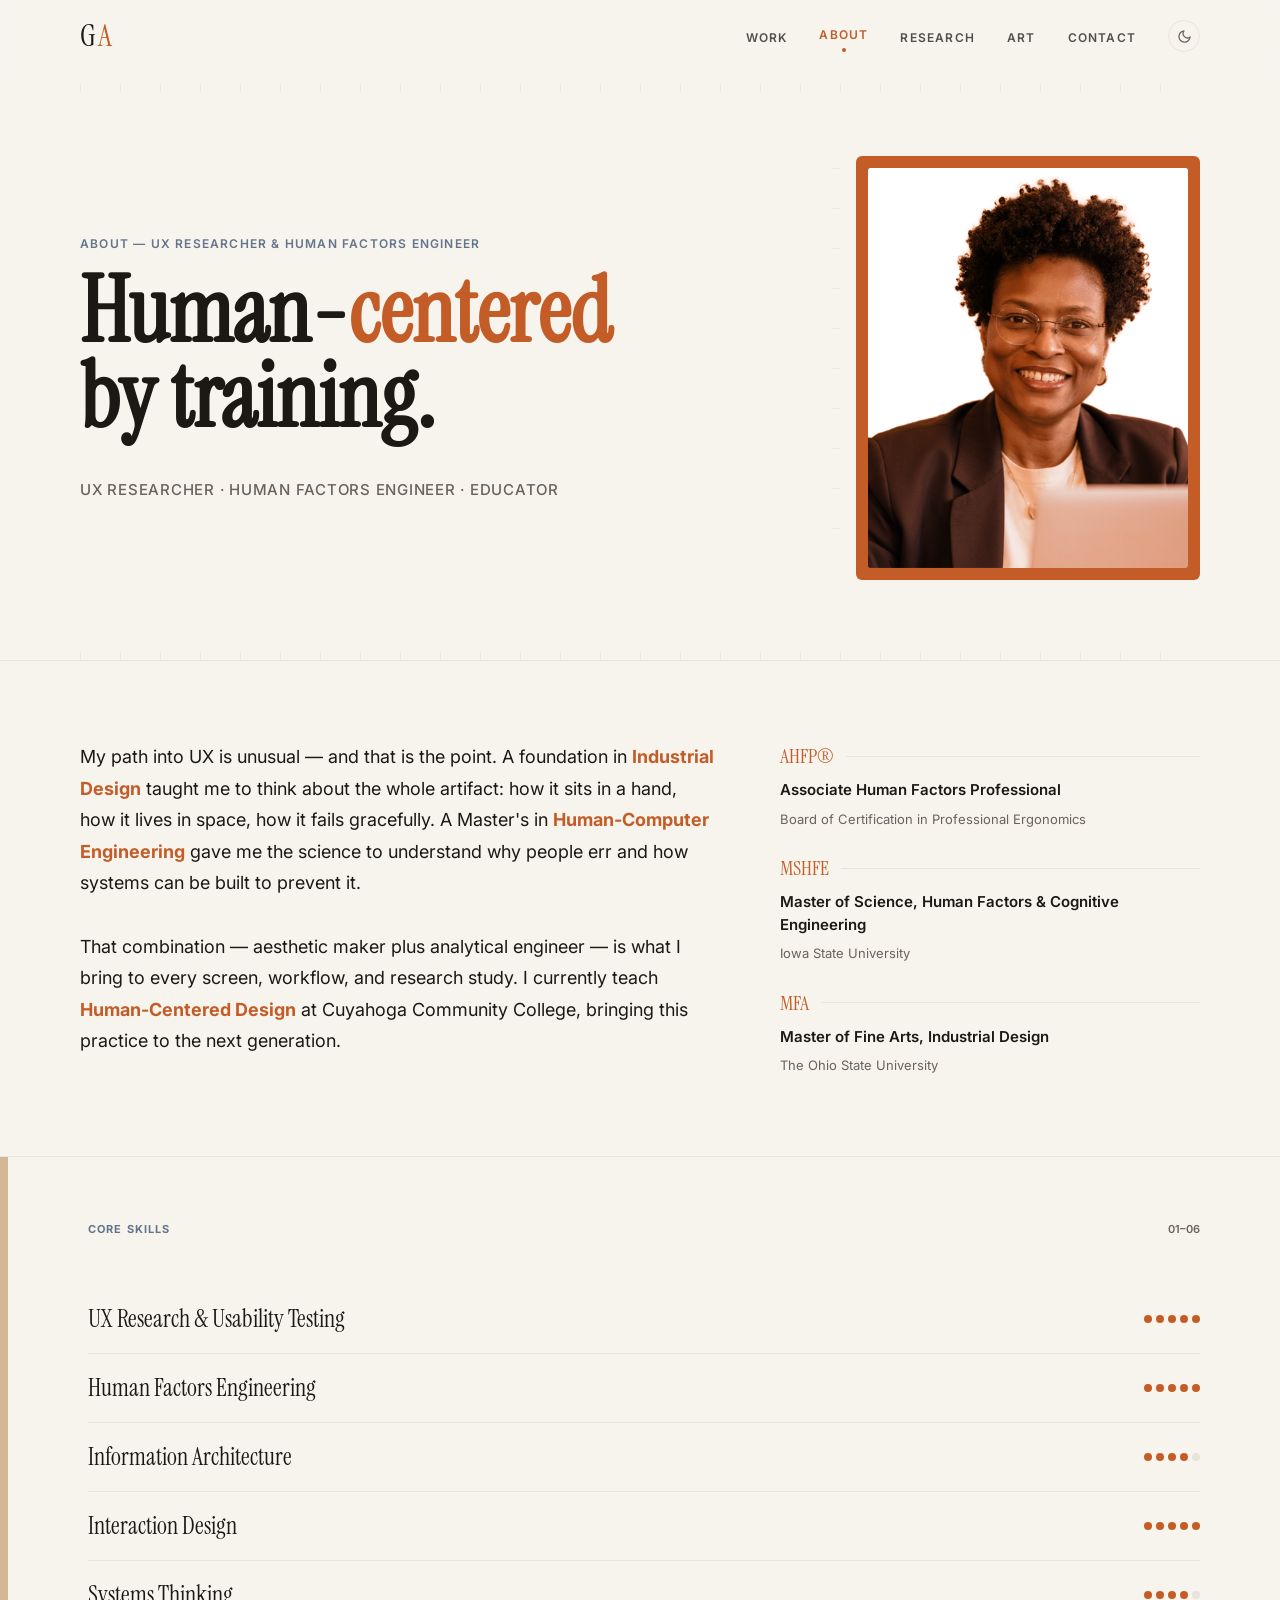
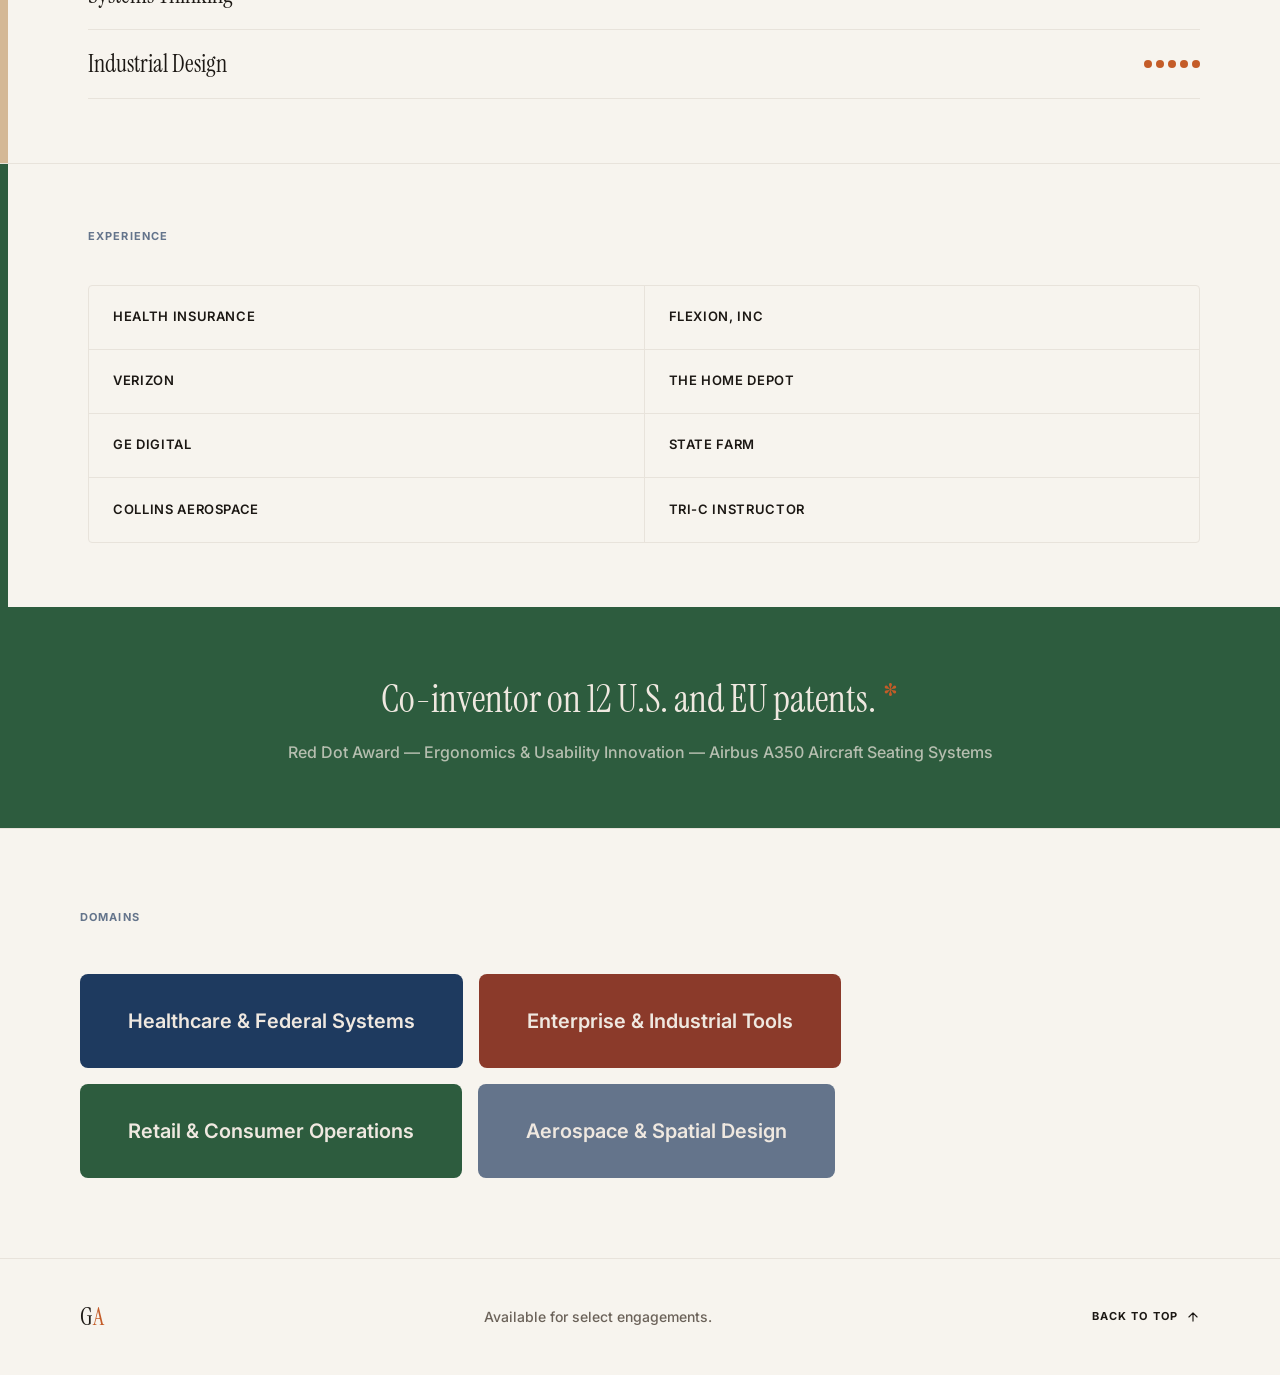
<file: About_GeriArnold.html>
<!DOCTYPE html>
<html lang="en" data-theme="dark">
<head>
<meta charset="UTF-8">
<script src="theme.js"></script>
<meta name="viewport" content="width=device-width, initial-scale=1.0">
<title>About — Geri Arnold</title>
<link rel="preconnect" href="https://fonts.googleapis.com">
<link href="https://fonts.googleapis.com/css2?family=Instrument+Serif:ital@0;1&family=Inter:wght@400;500;600;700;800&display=swap" rel="stylesheet">
<link rel="stylesheet" href="case-study.css">
<style>
  * { margin: 0; padding: 0; box-sizing: border-box; }
  html { scroll-behavior: smooth; }
  body { font-family: 'Inter', system-ui, sans-serif; background: var(--bg); color: var(--ink); line-height: 1.5; overflow-x: hidden; }
  main { padding-top: 76px; }
</style>
</head>
<body id="top">

<nav class="site-nav" id="site-nav">
  <a href="GeriArnold_Portfolio.html" class="site-nav-logo">G<span>A</span></a>
  <div class="nav-right">
    <ul class="site-nav-links">
      <li><a href="GeriArnold_Portfolio.html#work">Work</a></li>
      <li><a href="About_GeriArnold.html" class="active">About</a></li>
      <li><a href="https://geriarnold.myportfolio.com/research" target="_blank">Research</a></li>
      <li><a href="https://geriarnold.myportfolio.com/art" target="_blank">Art</a></li>
      <li><a href="GeriArnold_Portfolio.html#contact">Contact</a></li>
    </ul>
    <button class="theme-toggle" type="button" aria-label="Toggle color theme" onclick="toggleTheme()">
      <svg class="icon-sun" viewBox="0 0 24 24" fill="none" stroke="currentColor" stroke-width="2" stroke-linecap="round" stroke-linejoin="round"><circle cx="12" cy="12" r="4"/><path d="M12 2v2M12 20v2M4.93 4.93l1.41 1.41M17.66 17.66l1.41 1.41M2 12h2M20 12h2M6.34 17.66l-1.41 1.41M19.07 4.93l-1.41 1.41"/></svg>
      <svg class="icon-moon" viewBox="0 0 24 24" fill="none" stroke="currentColor" stroke-width="2" stroke-linecap="round" stroke-linejoin="round"><path d="M21 12.79A9 9 0 1 1 11.21 3 7 7 0 0 0 21 12.79z"/></svg>
    </button>
  </div>
</nav>

<main>

<!-- HERO -->
<section class="about-hero">
  <div class="ruler-h"></div>
  <div class="about-hero-columns">
    <div class="about-hero-left">
      <div>
        <div class="about-eyebrow">About — UX Researcher &amp; Human Factors Engineer</div>
        <h1 class="about-headline">Human-<em>centered</em><br>by training.</h1>
      </div>
      <p class="about-subhead">UX Researcher · Human Factors Engineer · Educator</p>
    </div>
    <div class="about-hero-right">
      <div class="ruler-v" style="height: 400px;"></div>
      <div class="hero-photo-frame">
        <div class="photo-inner">
          <img src="images/geri_arnold.jpg" alt="Geri Arnold, UX Researcher and Human Factors Engineer" style="width: 320px; height: 400px;">
          <div class="photo-tint"></div>
        </div>
      </div>
    </div>
  </div>
  <div class="ruler-h"></div>
</section>

<!-- BIO + CREDENTIALS -->
<section class="bio-section">
  <div class="bio-columns">
    <div class="bio-left">
      <p>My path into UX is unusual — and that is the point. A foundation in <strong>Industrial Design</strong> taught me to think about the whole artifact: how it sits in a hand, how it lives in space, how it fails gracefully. A Master's in <strong>Human-Computer Engineering</strong> gave me the science to understand why people err and how systems can be built to prevent it.</p>
      <p>That combination — aesthetic maker plus analytical engineer — is what I bring to every screen, workflow, and research study. I currently teach <strong>Human-Centered Design</strong> at Cuyahoga Community College, bringing this practice to the next generation.</p>
    </div>
    <div class="credentials-right">
      <div class="credential-block">
        <div class="credential-abbr-row">
          <span class="credential-abbr">AHFP®</span>
          <span class="credential-abbr-rule"></span>
        </div>
        <div class="credential-title">Associate Human Factors Professional</div>
        <div class="credential-sub">Board of Certification in Professional Ergonomics</div>
      </div>
      <div class="credential-block">
        <div class="credential-abbr-row">
          <span class="credential-abbr">MSHFE</span>
          <span class="credential-abbr-rule"></span>
        </div>
        <div class="credential-title">Master of Science, Human Factors &amp; Cognitive Engineering</div>
        <div class="credential-sub">Iowa State University</div>
      </div>
      <div class="credential-block">
        <div class="credential-abbr-row">
          <span class="credential-abbr">MFA</span>
          <span class="credential-abbr-rule"></span>
        </div>
        <div class="credential-title">Master of Fine Arts, Industrial Design</div>
        <div class="credential-sub">The Ohio State University</div>
      </div>
    </div>
  </div>
</section>

<!-- SKILLS LEDGER -->
<section class="ledger-section">
  <div class="ledger-bar"></div>
  <div class="ledger-body">
    <div class="ledger-label-row">
      <span class="ledger-label">Core Skills</span>
      <span class="ledger-count">01–06</span>
    </div>
    <div>
      <div class="skill-row">
        <span class="skill-name">UX Research &amp; Usability Testing</span>
        <span class="skill-dots"><span class="skill-dot filled"></span><span class="skill-dot filled"></span><span class="skill-dot filled"></span><span class="skill-dot filled"></span><span class="skill-dot filled"></span></span>
      </div>
      <div class="skill-row">
        <span class="skill-name">Human Factors Engineering</span>
        <span class="skill-dots"><span class="skill-dot filled"></span><span class="skill-dot filled"></span><span class="skill-dot filled"></span><span class="skill-dot filled"></span><span class="skill-dot filled"></span></span>
      </div>
      <div class="skill-row">
        <span class="skill-name">Information Architecture</span>
        <span class="skill-dots"><span class="skill-dot filled"></span><span class="skill-dot filled"></span><span class="skill-dot filled"></span><span class="skill-dot filled"></span><span class="skill-dot"></span></span>
      </div>
      <div class="skill-row">
        <span class="skill-name">Interaction Design</span>
        <span class="skill-dots"><span class="skill-dot filled"></span><span class="skill-dot filled"></span><span class="skill-dot filled"></span><span class="skill-dot filled"></span><span class="skill-dot filled"></span></span>
      </div>
      <div class="skill-row">
        <span class="skill-name">Systems Thinking</span>
        <span class="skill-dots"><span class="skill-dot filled"></span><span class="skill-dot filled"></span><span class="skill-dot filled"></span><span class="skill-dot filled"></span><span class="skill-dot"></span></span>
      </div>
      <div class="skill-row">
        <span class="skill-name">Industrial Design</span>
        <span class="skill-dots"><span class="skill-dot filled"></span><span class="skill-dot filled"></span><span class="skill-dot filled"></span><span class="skill-dot filled"></span><span class="skill-dot filled"></span></span>
      </div>
    </div>
  </div>
</section>

<!-- EXPERIENCE -->
<section class="exp-section">
  <div class="exp-bar"></div>
  <div class="exp-body">
    <span class="exp-label">Experience</span>
    <div class="exp-table">
      <div class="exp-row">
        <div class="exp-cell">Health Insurance</div>
        <div class="exp-divider"></div>
        <div class="exp-cell">Flexion, Inc</div>
      </div>
      <div class="exp-row">
        <div class="exp-cell">Verizon</div>
        <div class="exp-divider"></div>
        <div class="exp-cell">The Home Depot</div>
      </div>
      <div class="exp-row">
        <div class="exp-cell">GE Digital</div>
        <div class="exp-divider"></div>
        <div class="exp-cell">State Farm</div>
      </div>
      <div class="exp-row">
        <div class="exp-cell">Collins Aerospace</div>
        <div class="exp-divider"></div>
        <div class="exp-cell">Tri-C Instructor</div>
      </div>
    </div>
  </div>
</section>

<!-- AWARDS -->
<section class="awards-strip">
  <div class="awards-headline">Co-inventor on 12 U.S. and EU patents. <span class="star">*</span></div>
  <p class="awards-sub">Red Dot Award — Ergonomics &amp; Usability Innovation — Airbus A350 Aircraft Seating Systems</p>
</section>

<!-- DOMAINS -->
<section class="domains-section">
  <span class="domains-label">Domains</span>
  <div class="domains-row">
    <div class="domain-tag" style="background: var(--cat-blue);">Healthcare &amp; Federal Systems</div>
    <div class="domain-tag" style="background: var(--cat-rust);">Enterprise &amp; Industrial Tools</div>
    <div class="domain-tag" style="background: var(--cat-green);">Retail &amp; Consumer Operations</div>
    <div class="domain-tag" style="background: var(--cat-slate);">Aerospace &amp; Spatial Design</div>
  </div>
</section>

</main>

<!-- FOOTER -->
<footer class="about-footer">
  <div class="about-footer-row">
    <a href="GeriArnold_Portfolio.html" class="about-footer-logo">G<span>A</span></a>
    <span class="about-footer-note">Available for select engagements.</span>
    <a href="#top" class="back-to-top">BACK TO TOP
      <svg viewBox="0 0 24 24" fill="none" stroke="currentColor" stroke-width="2" stroke-linecap="round" stroke-linejoin="round" width="14" height="14"><path d="M12 19V5M5 12l7-7 7 7"/></svg>
    </a>
  </div>
</footer>

<script>
  const nav = document.getElementById('site-nav');
  window.addEventListener('scroll', () => {
    nav.classList.toggle('scrolled', window.scrollY > 20);
  }, { passive: true });
</script>
</body>
</html>
</file>
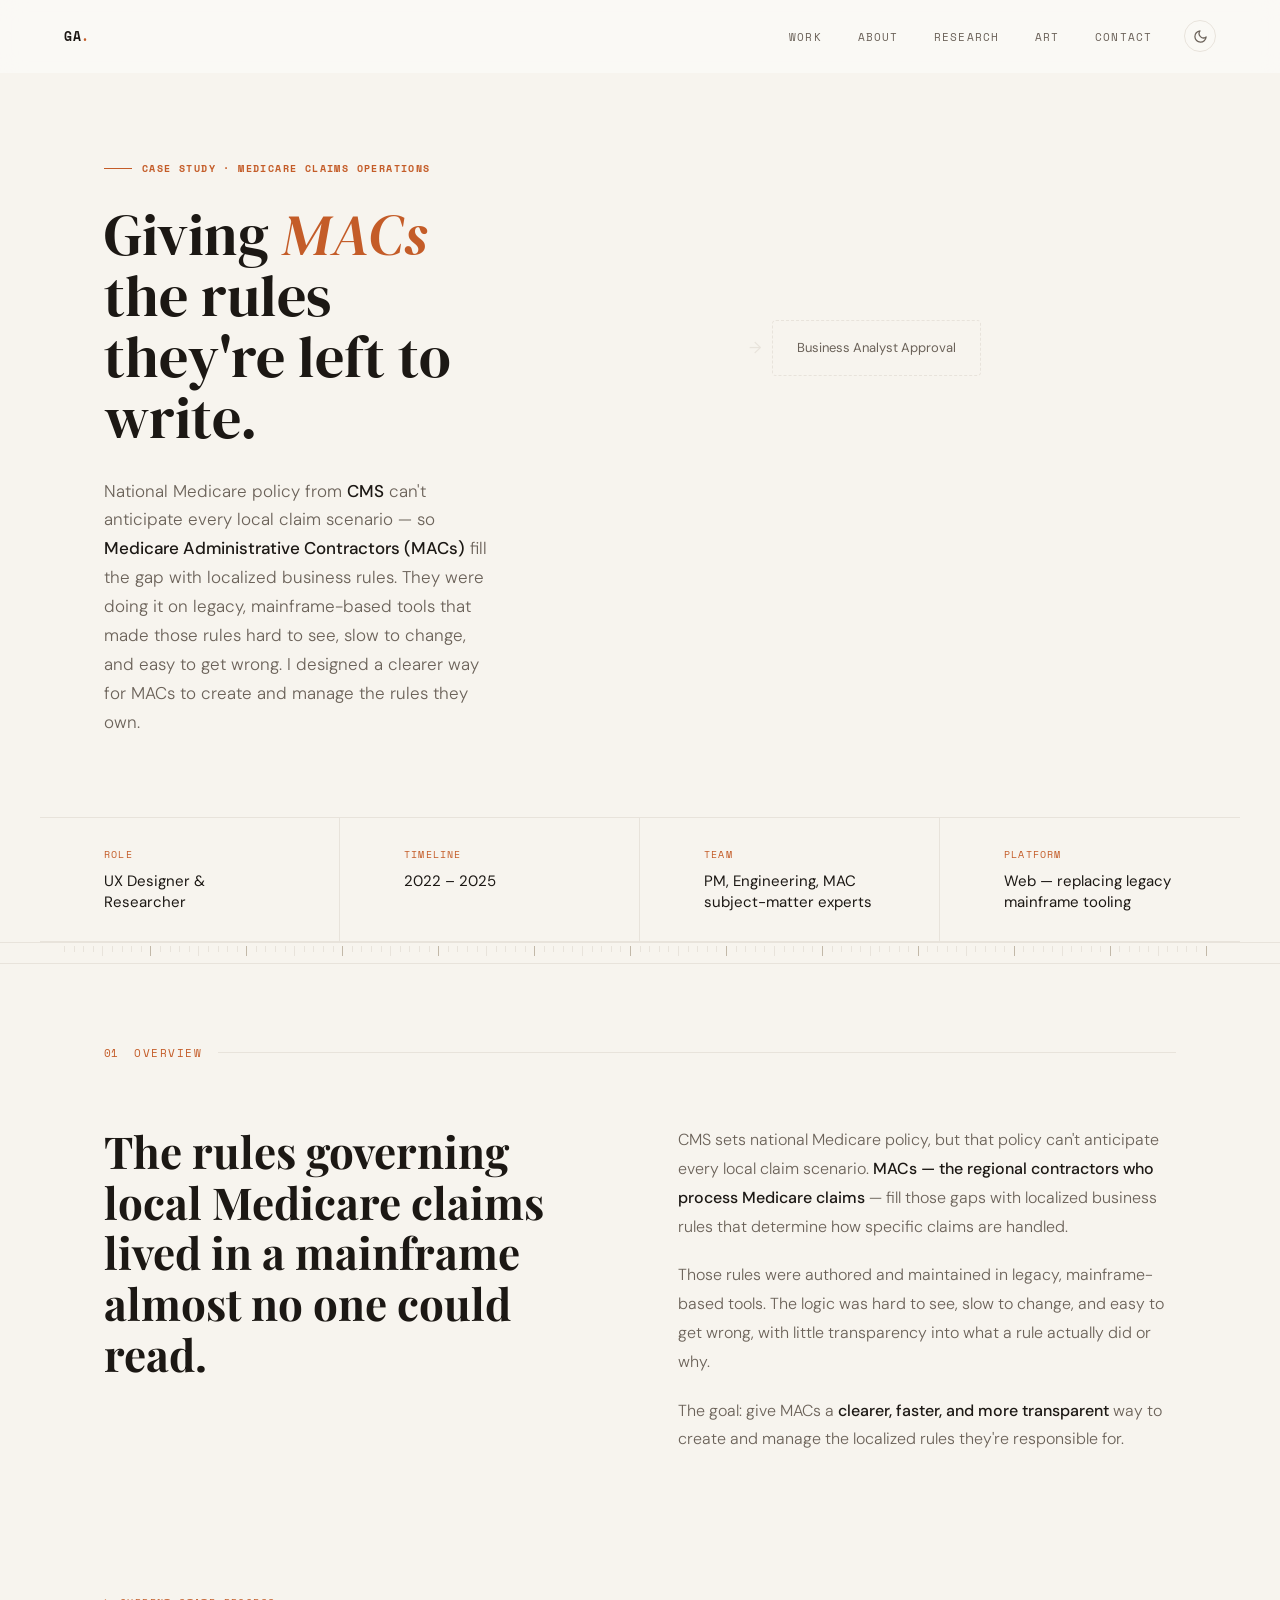
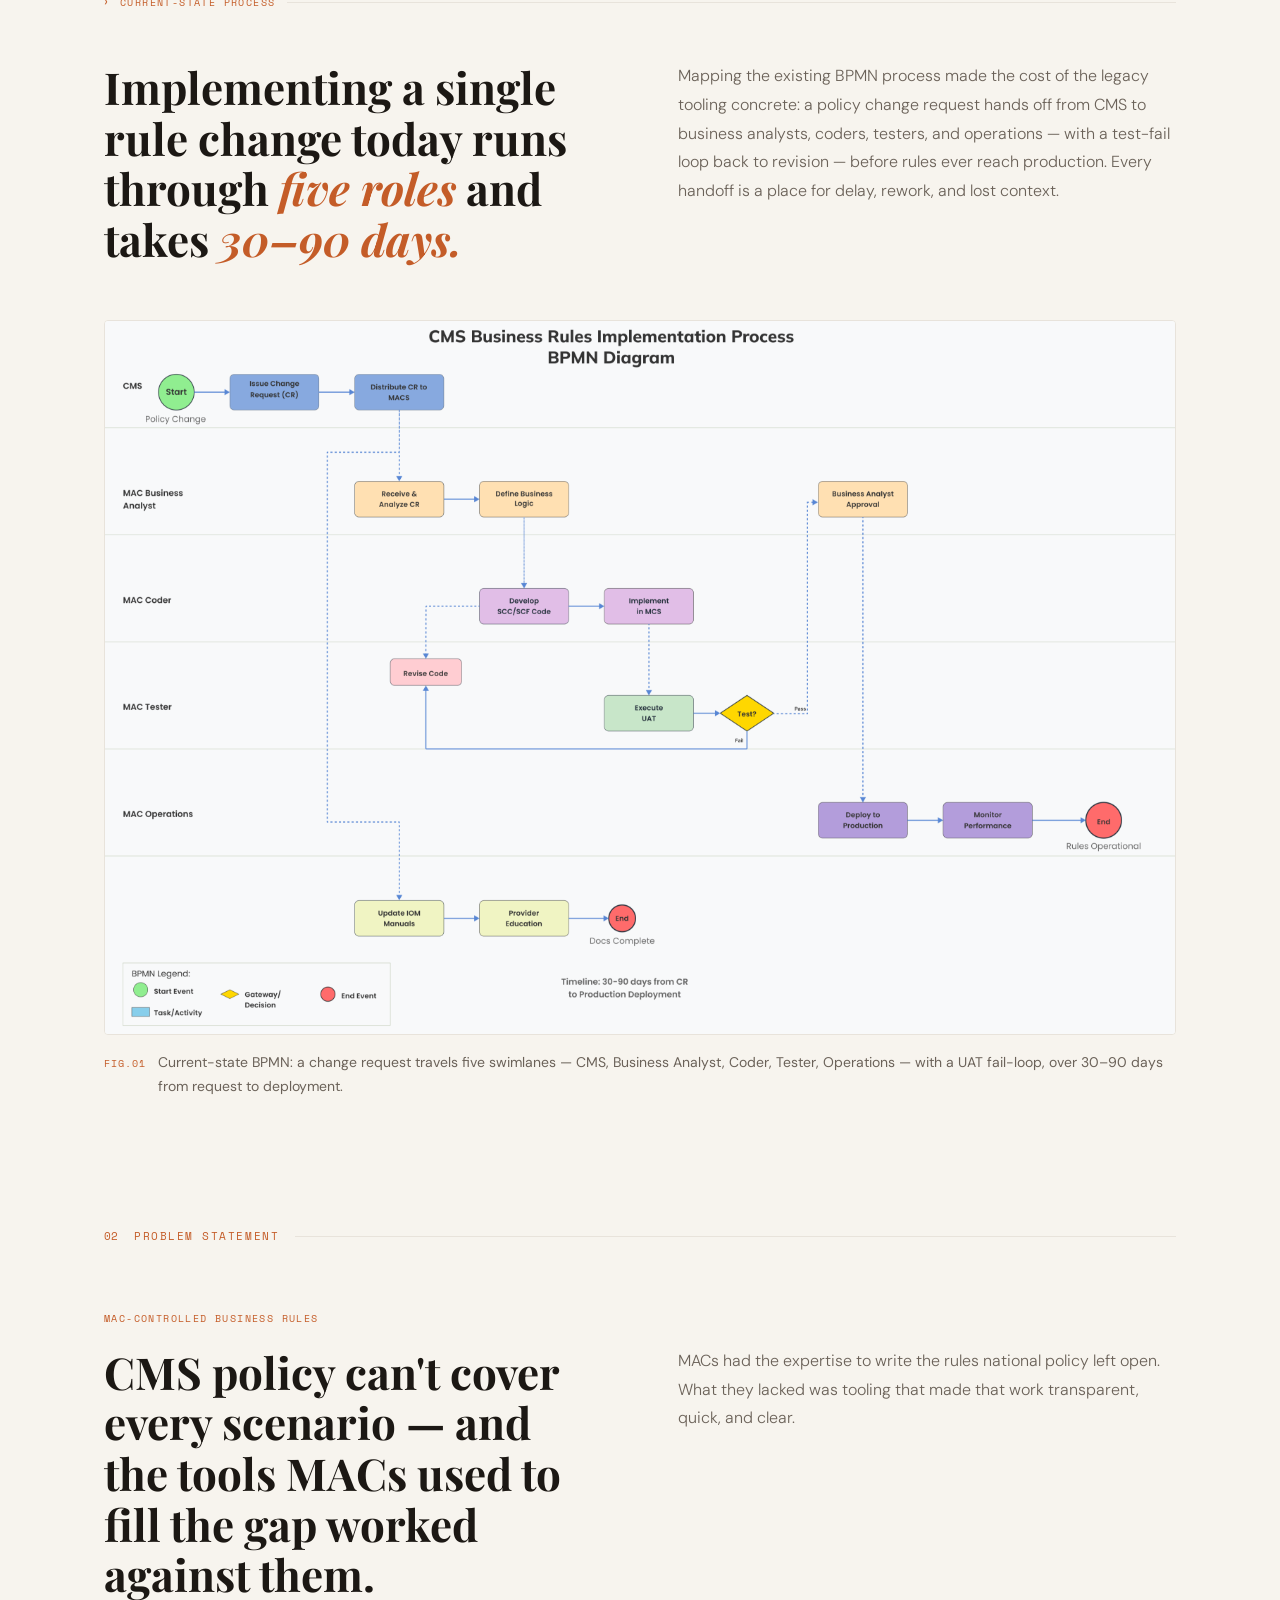
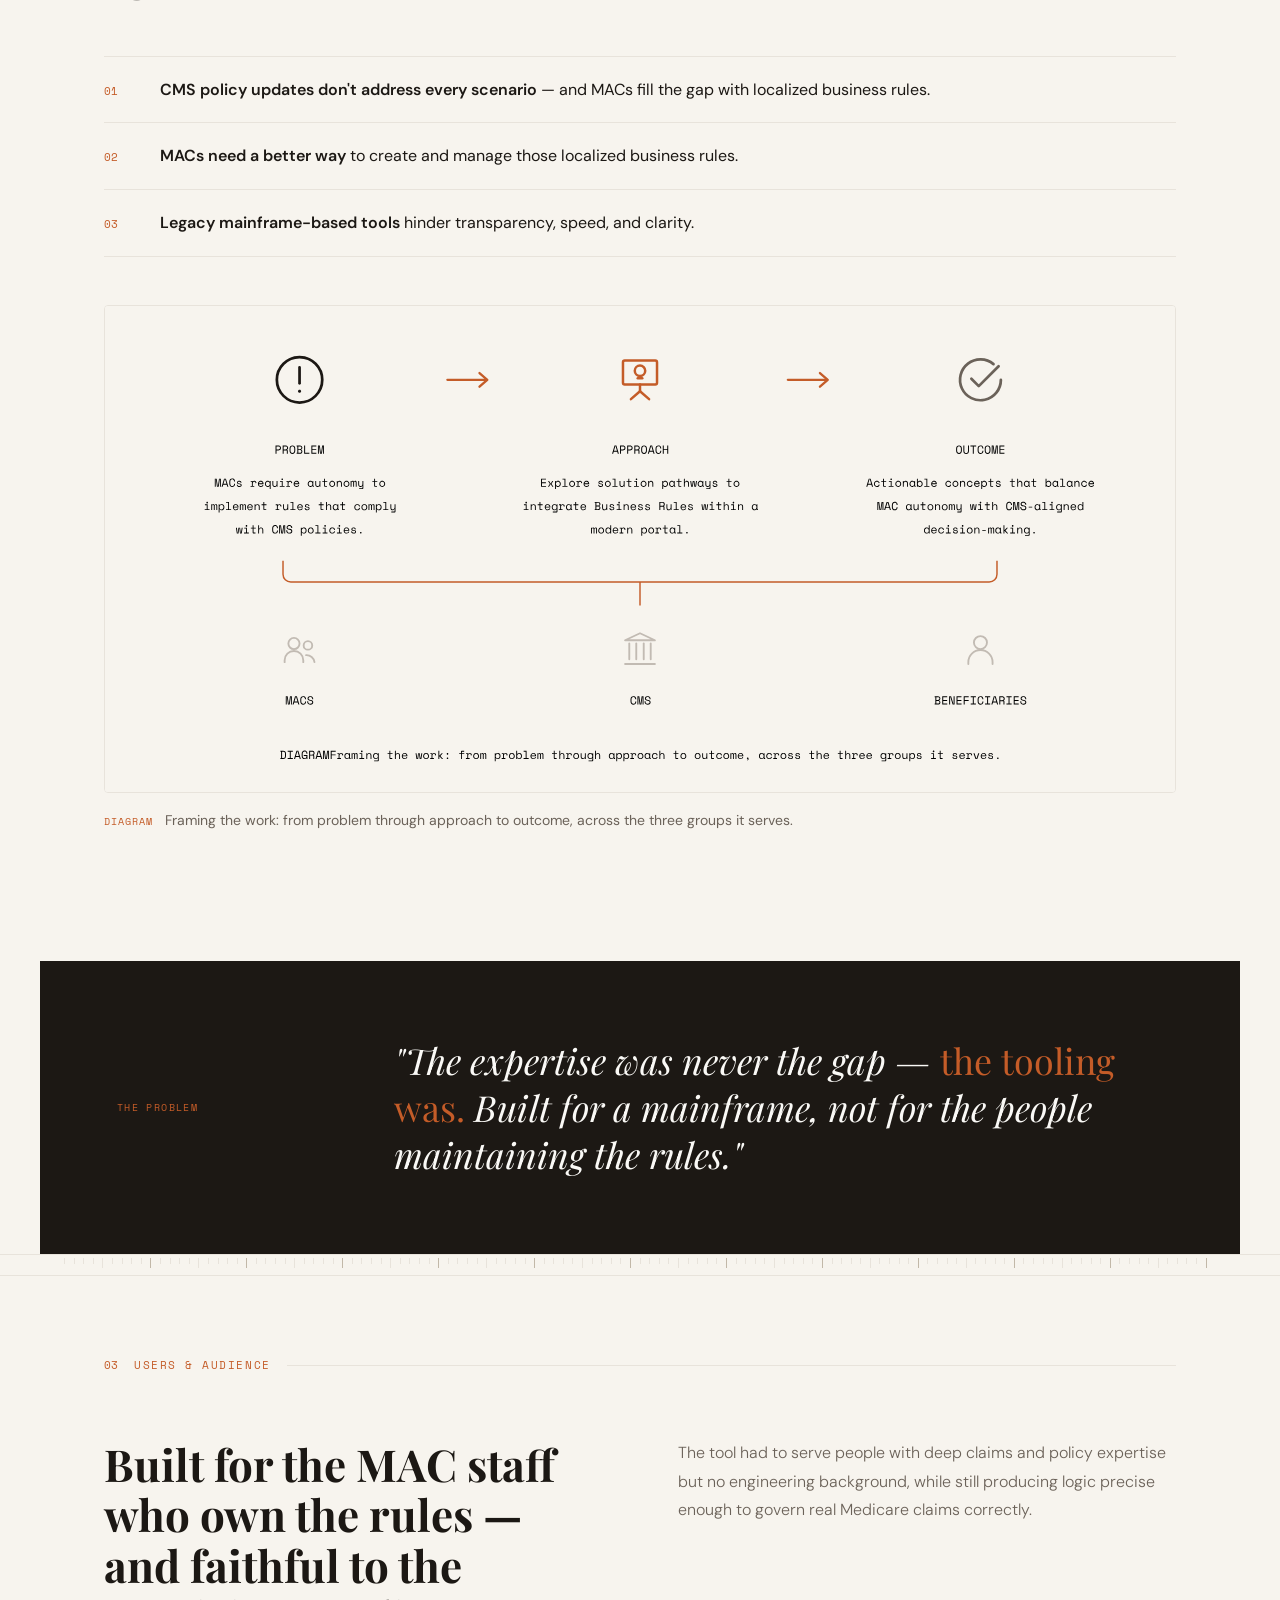
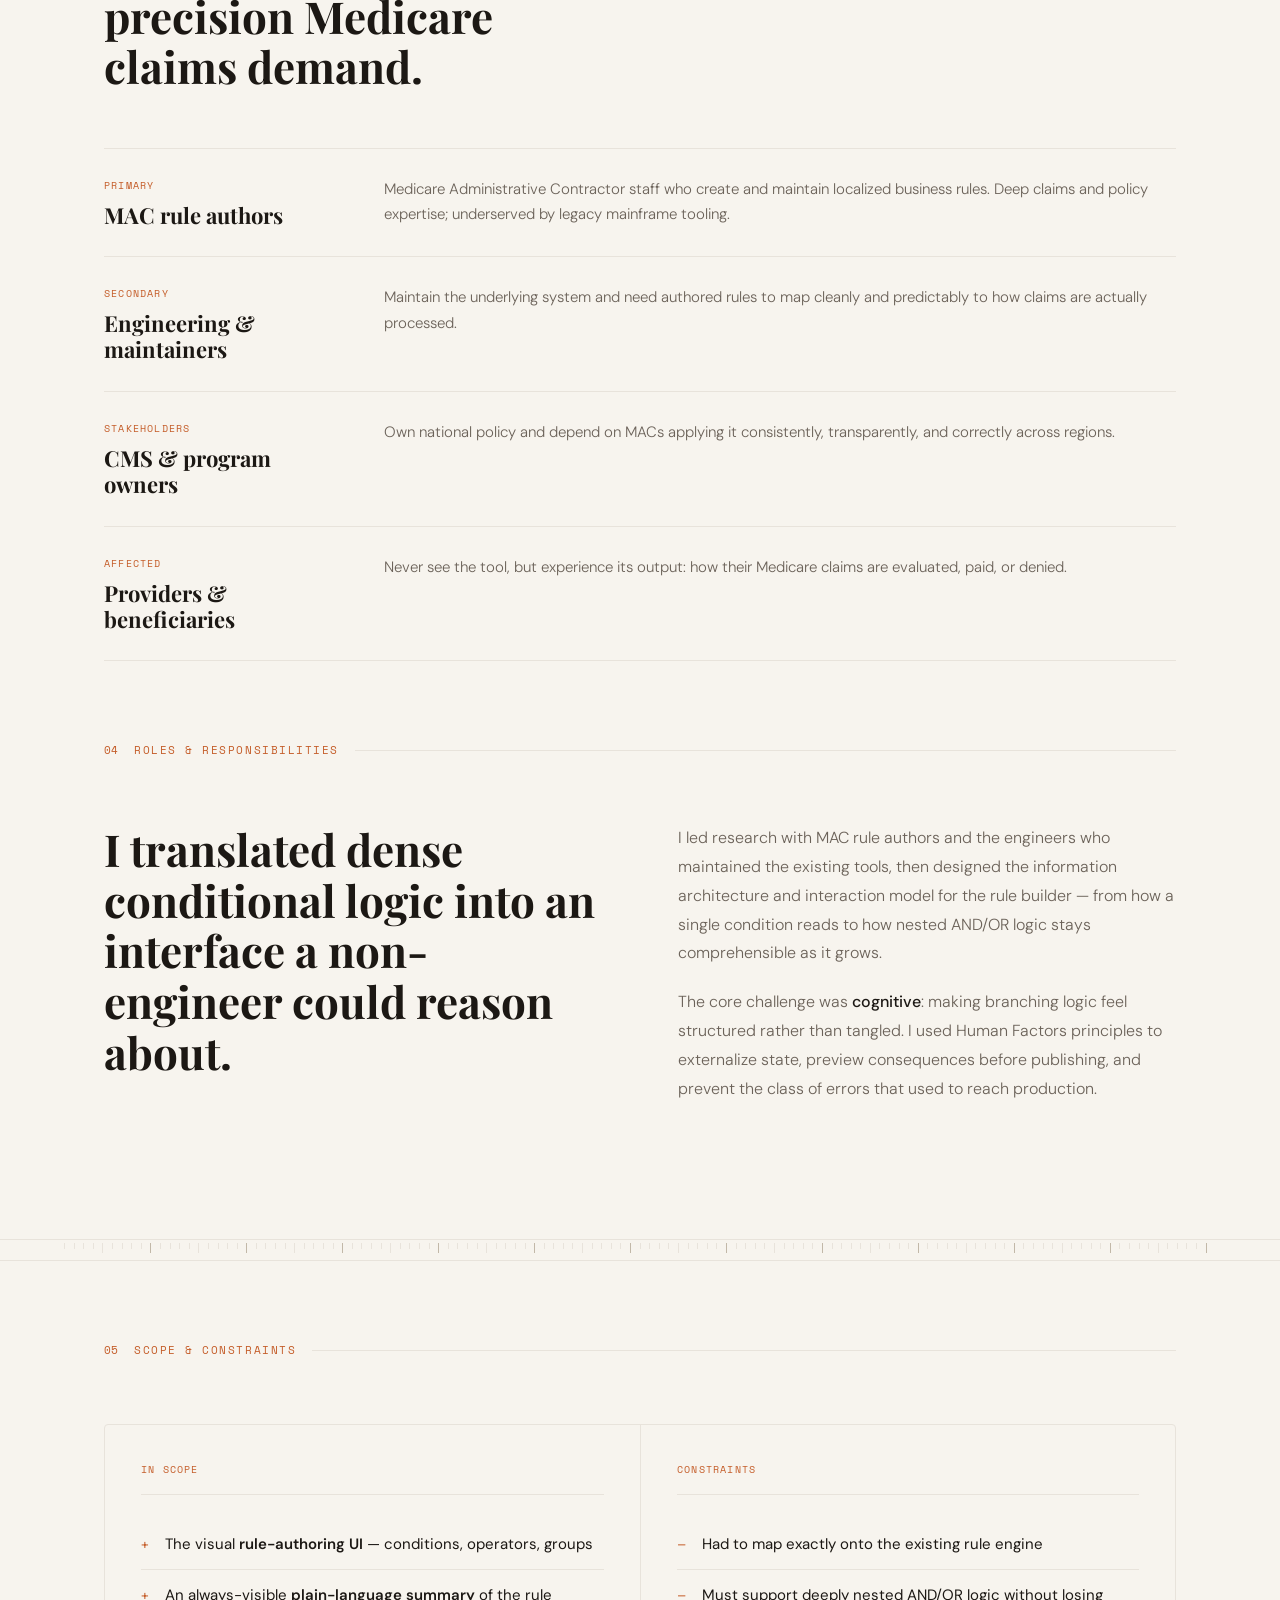
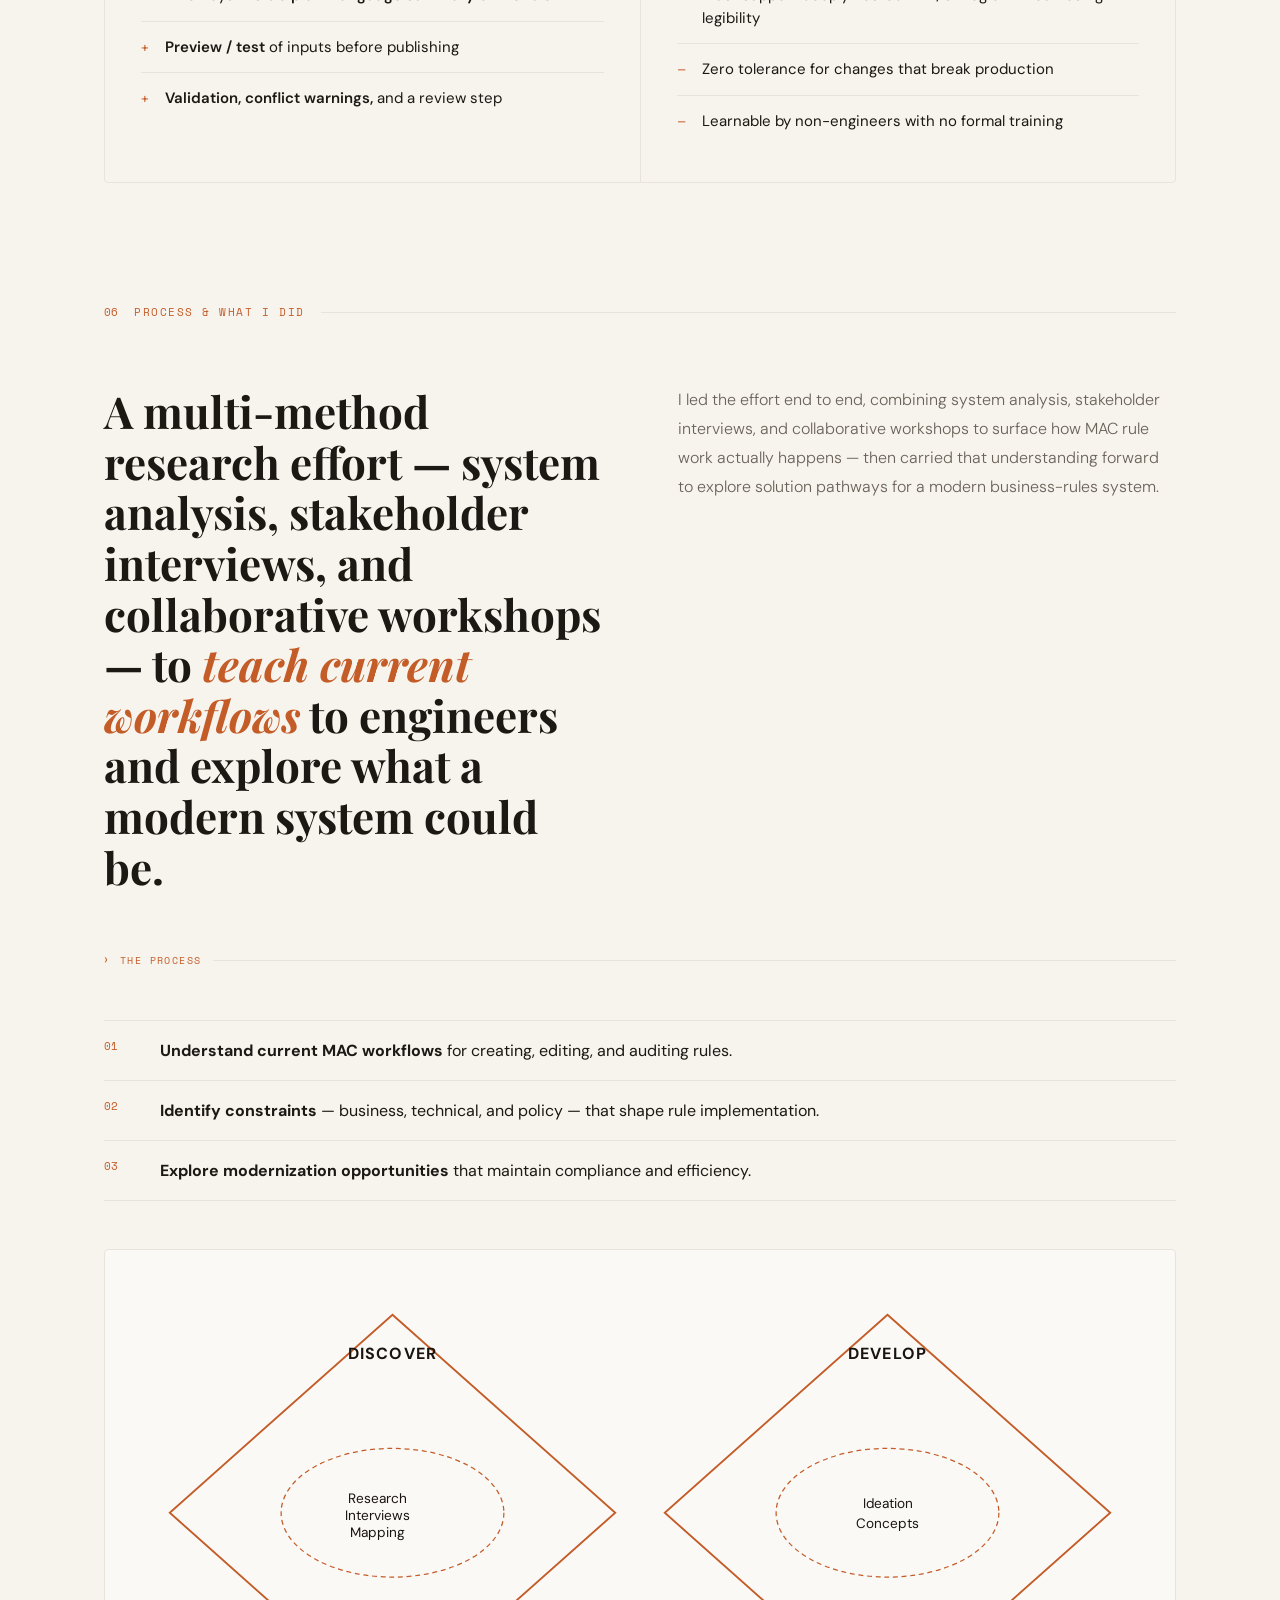
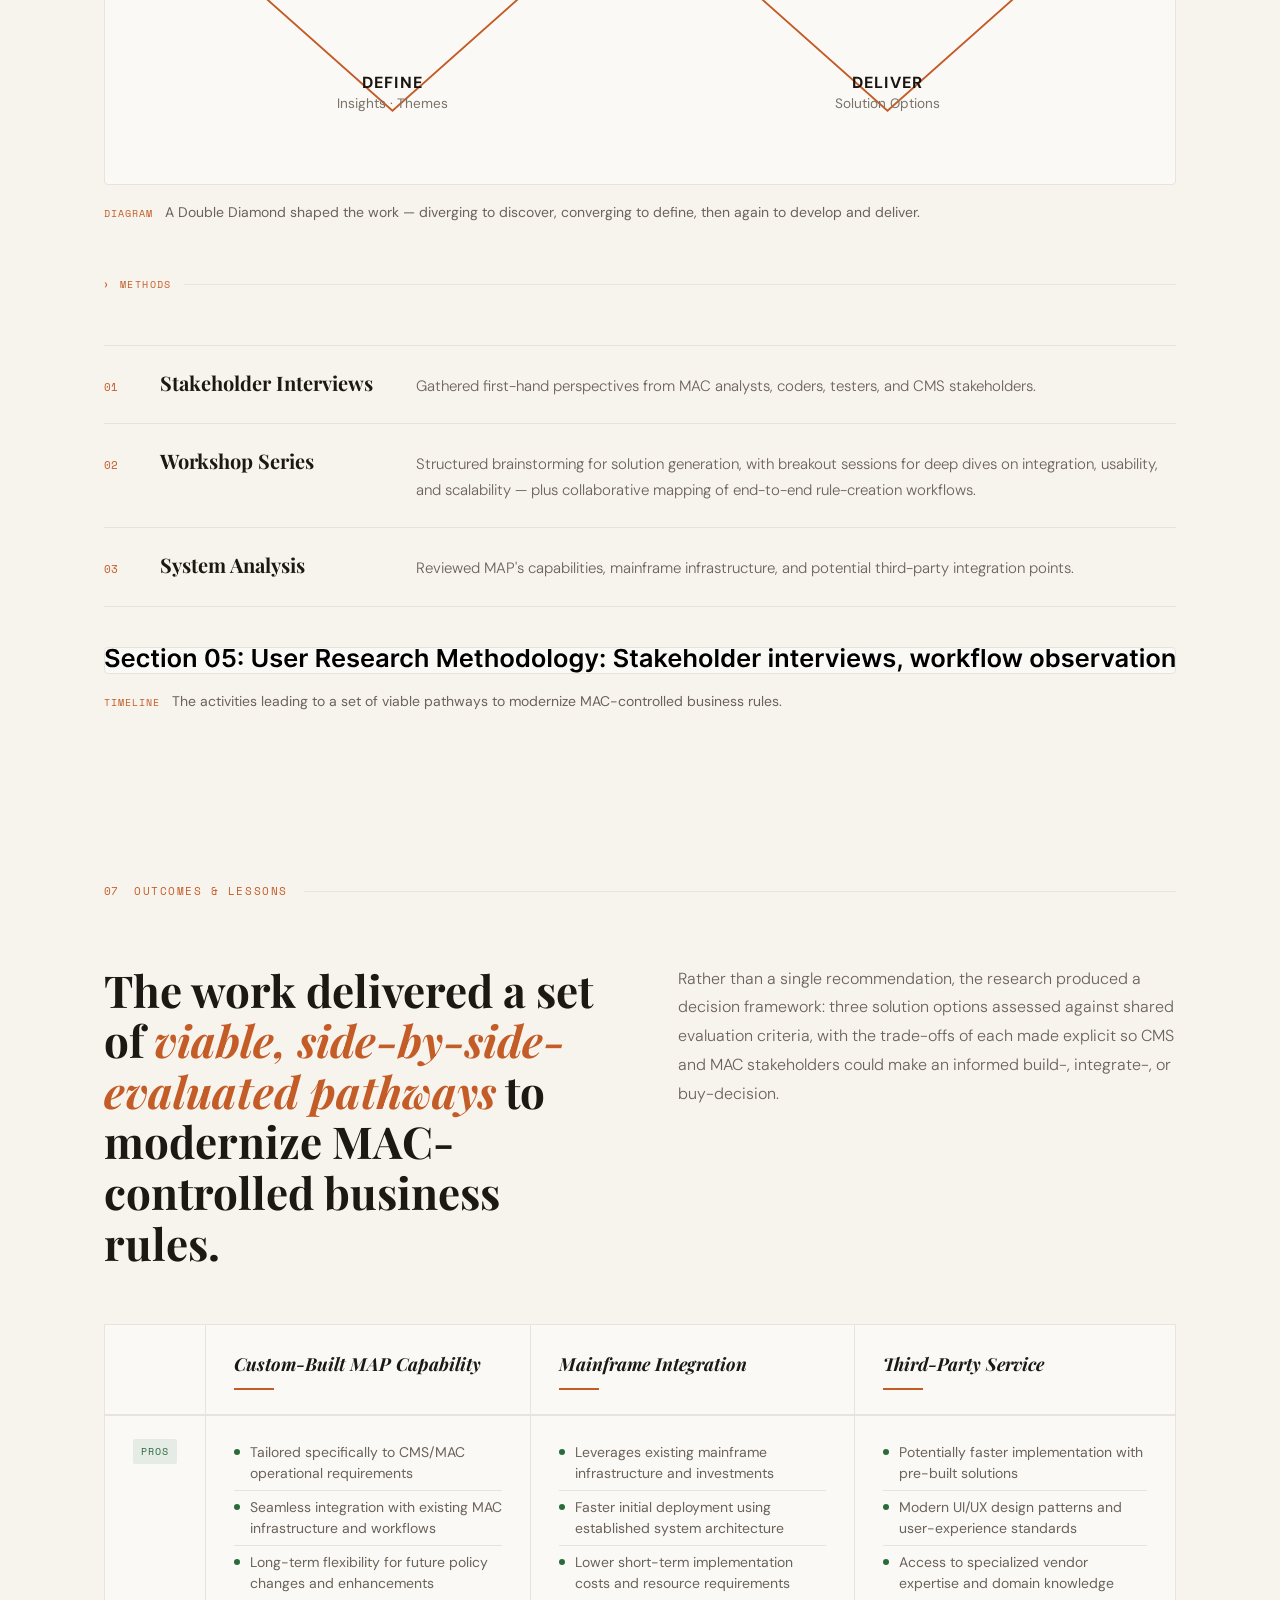
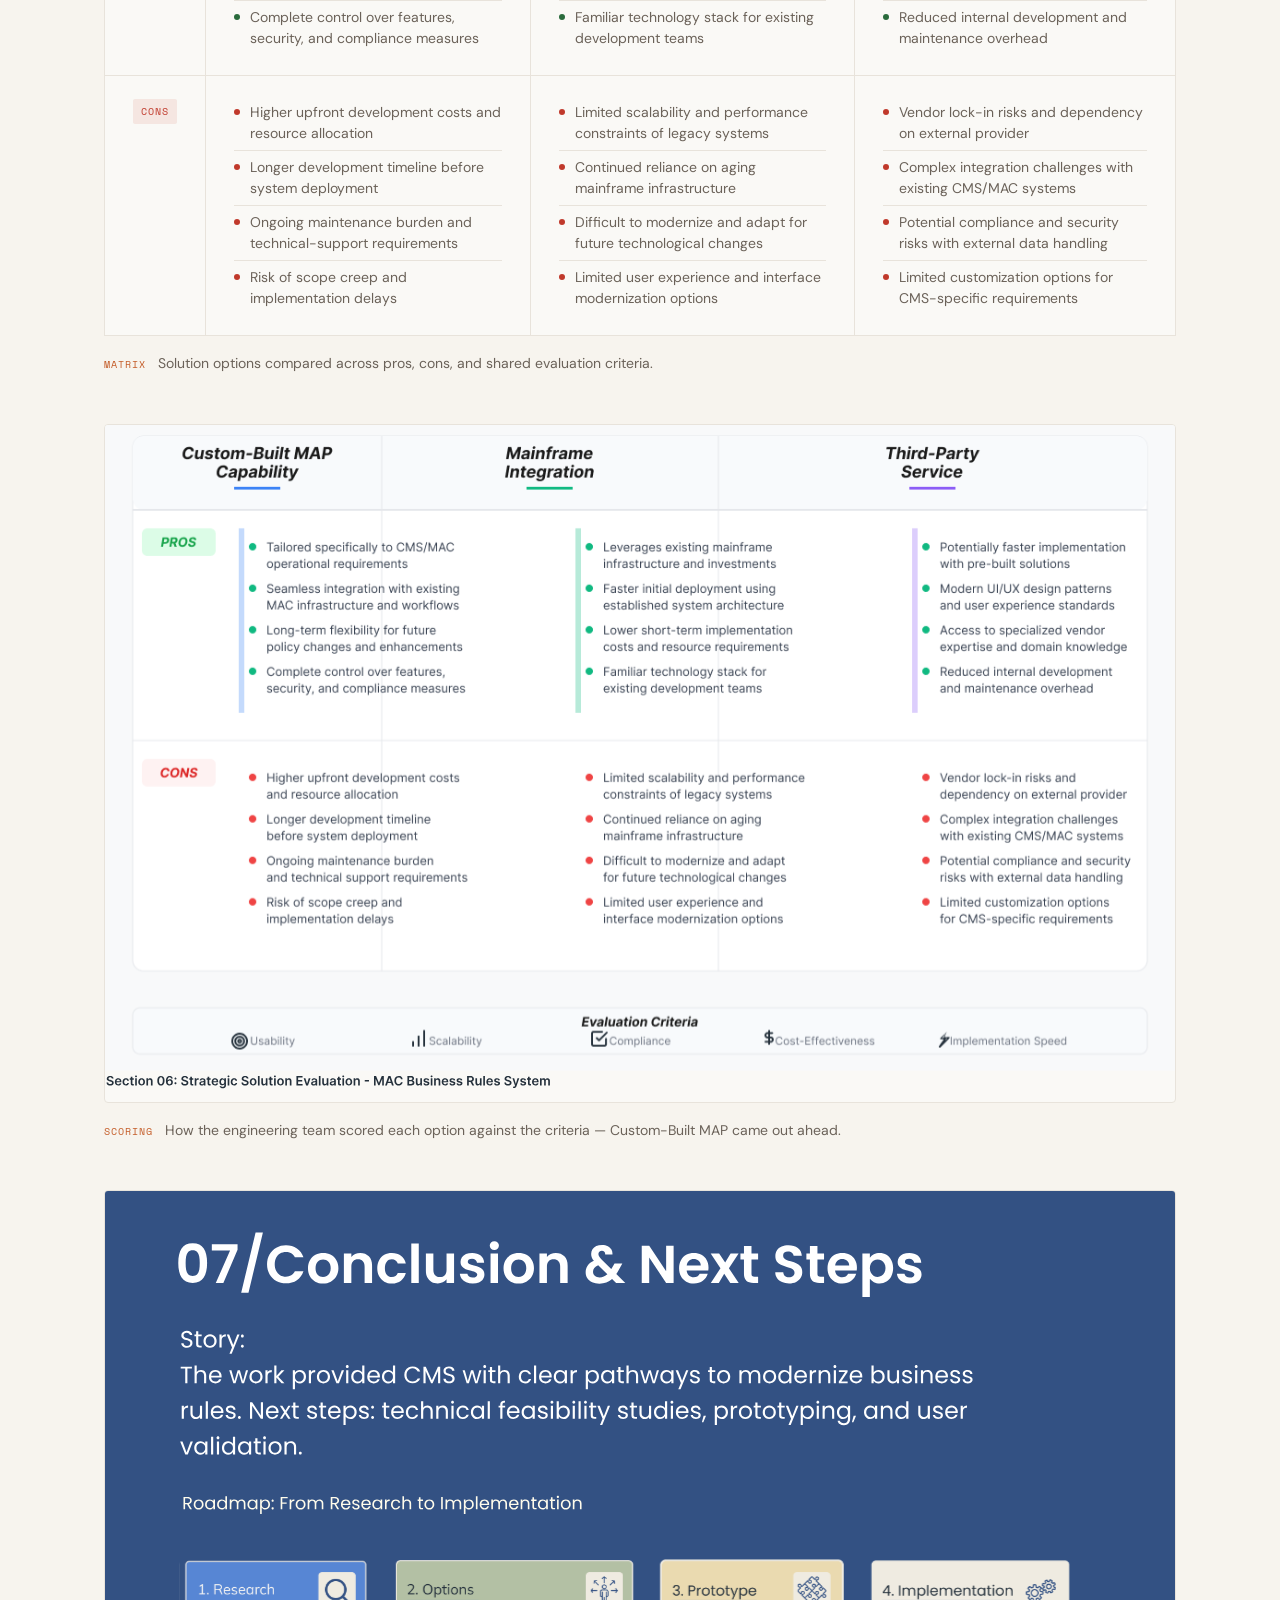
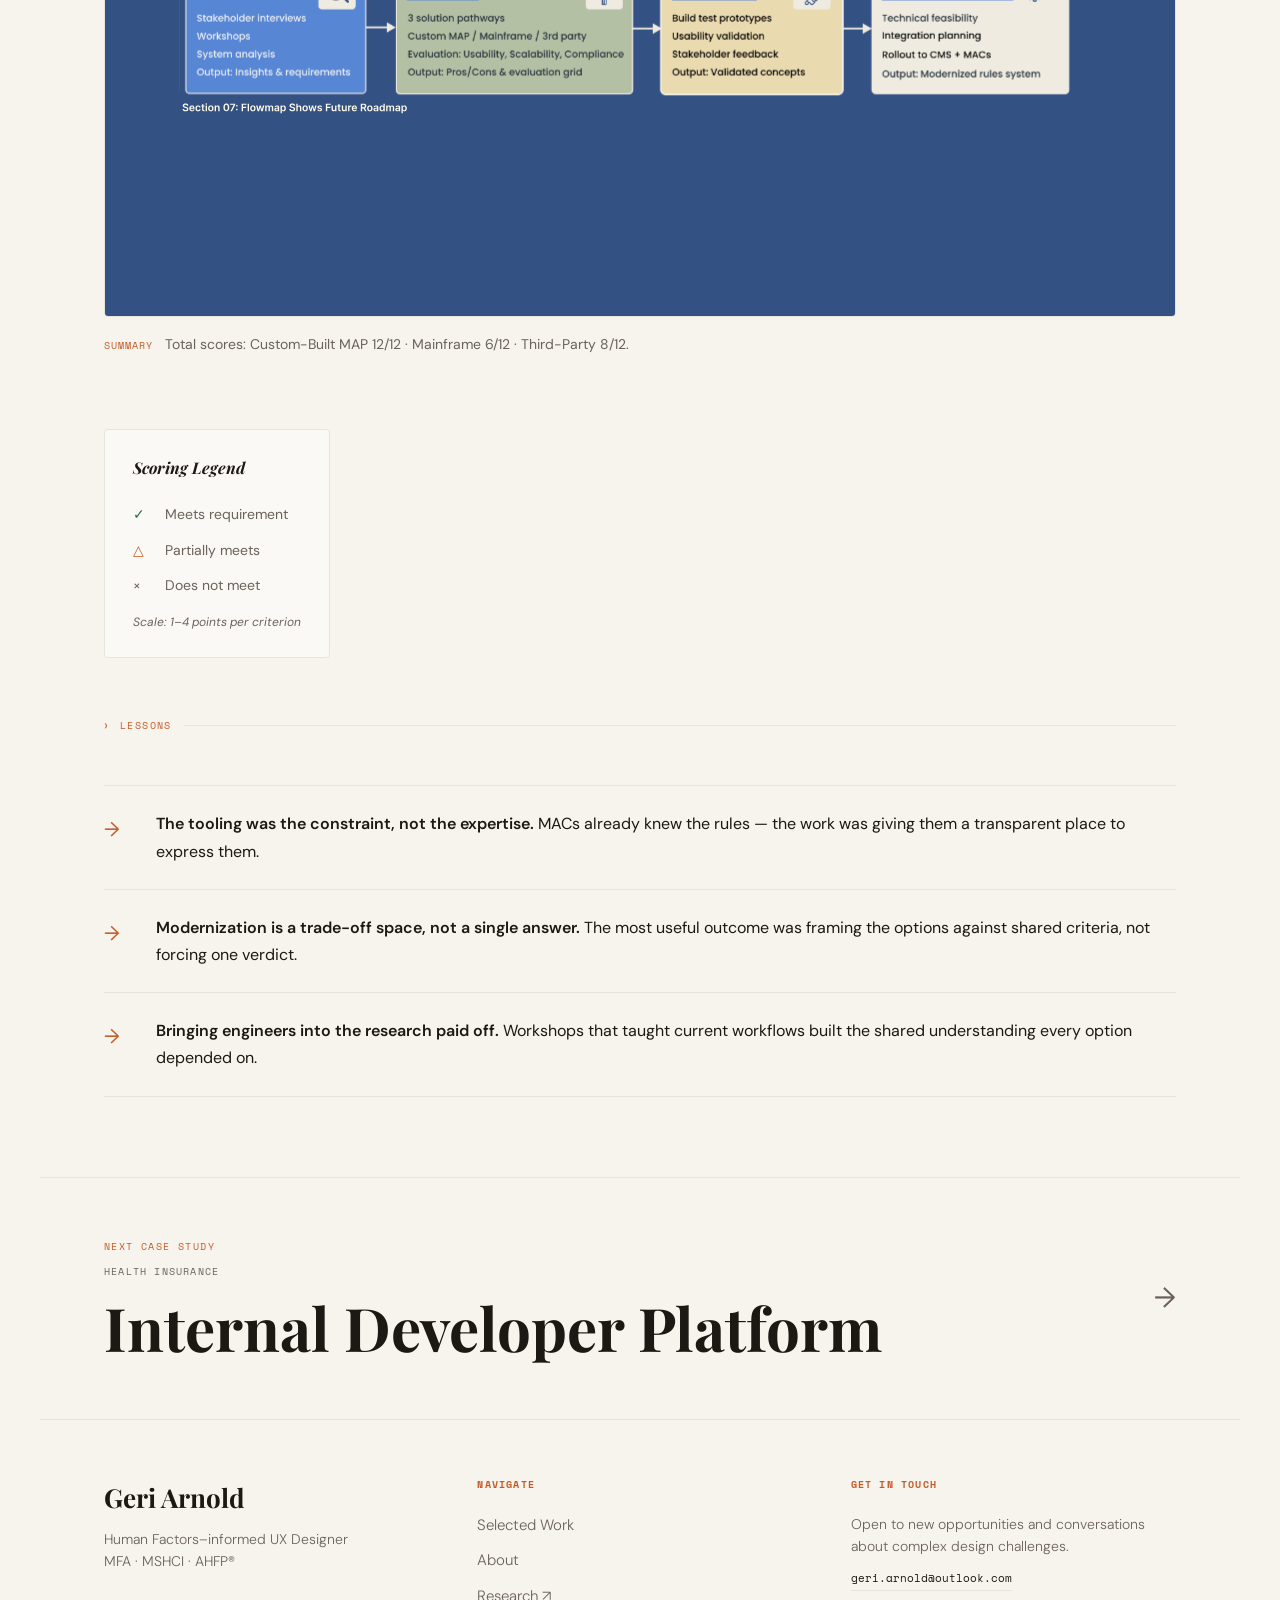
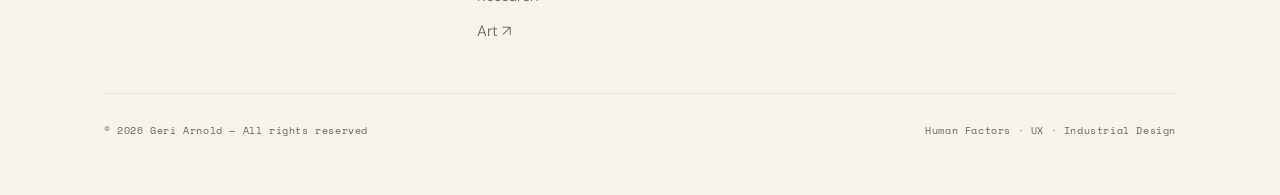
<file: CMS_BusinessRules_CaseStudy.html>
<!DOCTYPE html>
<html lang="en" data-theme="dark">
<head>
<meta charset="UTF-8">
<script src="theme.js"></script>
<meta name="viewport" content="width=device-width, initial-scale=1.0">
<title>CMS Business Rules — Geri Arnold</title>
<link rel="preconnect" href="https://fonts.googleapis.com">
<link href="https://fonts.googleapis.com/css2?family=DM+Serif+Display:ital@0;1&family=Playfair+Display:ital,wght@0,400;0,600;0,700;1,400;1,700&family=DM+Sans:wght@300;400;500&family=Space+Mono:wght@400;700&display=swap" rel="stylesheet">
<link rel="stylesheet" href="case-study.css">
<style>
  :root {
    --bg-2:    color-mix(in srgb, var(--surface) 85%, var(--bg) 15%);
    --dark:    var(--ink);
    --mid:     var(--ink-60);
    --light:   var(--bg);
    --white:   var(--surface);
    --orange:  var(--accent);
    --orange-light: var(--accent-light);
    --max-w:   1200px;
    --gutter:  clamp(24px, 5vw, 80px);
  }
  *, *::before, *::after { box-sizing: border-box; margin: 0; padding: 0; }
  html { scroll-behavior: smooth; }
  body {
    font-family: var(--sans);
    background: var(--bg);
    color: var(--dark);
    font-size: 16px;
    line-height: 1.7;
    overflow-x: hidden;
  }

  /* ── NAV ── */
  nav {
    position: fixed; top: 0; left: 0; right: 0; z-index: 100;
    display: flex; align-items: center; justify-content: space-between;
    padding: 20px var(--gutter);
    background: color-mix(in srgb, var(--surface) 92%, transparent);
    backdrop-filter: blur(12px);
    border-bottom: 1px solid transparent;
    transition: border-color 0.3s, background-color 0.2s ease;
  }
  nav.scrolled { border-bottom-color: var(--border); }
  .nav-logo { font-family: var(--mono); font-size: 13px; font-weight: 700; letter-spacing: 0.05em; color: var(--dark); text-decoration: none; }
  .nav-logo span { color: var(--orange); }
  .nav-links { display: flex; gap: 36px; list-style: none; }
  .nav-links > li > a { font-family: var(--mono); font-size: 11px; letter-spacing: 0.1em; text-transform: uppercase; color: var(--mid); text-decoration: none; transition: color 0.2s; position: relative; }
  .nav-links > li > a::after { content: ''; position: absolute; bottom: -2px; left: 0; right: 0; height: 1px; background: var(--orange); transform: scaleX(0); transform-origin: left; transition: transform 0.25s; }
  .nav-links > li > a:hover { color: var(--dark); }
  .nav-links > li > a:hover::after { transform: scaleX(1); }
  .nav-dropdown { position: relative; }
  .nav-dropdown-menu { position: absolute; top: calc(100% + 16px); left: 50%; transform: translateX(-50%); background: var(--white); border: 1px solid var(--border); border-radius: 6px; padding: 8px 0; min-width: 260px; opacity: 0; visibility: hidden; transition: opacity 0.2s, visibility 0.2s; box-shadow: 0 8px 24px rgba(0,0,0,0.08); z-index: 200; }
  .nav-dropdown:hover .nav-dropdown-menu { opacity: 1; visibility: visible; }
  .nav-dropdown-menu a { display: block; padding: 10px 16px; font-family: var(--mono); font-size: 11px; letter-spacing: 0.06em; text-transform: uppercase; color: var(--mid); text-decoration: none; transition: color 0.15s, background 0.15s; }
  .nav-dropdown-menu a:hover { color: var(--orange); background: var(--orange-light); }
  .nav-dropdown-menu a.nav-active { color: var(--orange); }
  @media (max-width: 768px) { .nav-links { display: none; } }

  /* ── HERO ── */
  .hero {
    max-width: var(--max-w); margin: 0 auto;
    padding: 160px var(--gutter) 80px;
    display: grid; grid-template-columns: 1fr 1fr;
    gap: clamp(40px, 6vw, 120px); align-items: start;
  }
  .hero-eyebrow { font-family: var(--mono); font-size: 10px; letter-spacing: 0.14em; text-transform: uppercase; color: var(--orange); margin-bottom: 28px; display: flex; align-items: center; gap: 10px; }
  .hero-eyebrow::before { content: ''; display: block; width: 28px; height: 1px; background: var(--orange); }
  .hero h1 { font-family: 'DM Serif Display', Georgia, serif; font-size: clamp(42px, 5vw, 58px); line-height: 1.05; color: var(--dark); margin-bottom: 28px; font-weight: 400; }
  .hero h1 em { font-style: italic; color: var(--orange); }
  .hero-sub { font-size: 17px; font-weight: 300; line-height: 1.7; color: var(--mid); }
  .hero-sub strong { color: var(--dark); font-weight: 500; }
  .hero-right { padding-top: 160px; }
  .hero-flow-card { border: 1px dashed var(--border); border-radius: 4px; padding: 16px 24px; display: inline-block; font-size: 13px; color: var(--mid); position: relative; }
  .hero-flow-card::before { content: '→'; position: absolute; left: -24px; top: 50%; transform: translateY(-50%); color: var(--border); font-size: 16px; }

  /* ── META ROW ── */
  .meta-row {
    border-top: 1px solid var(--border); border-bottom: 1px solid var(--border);
    display: grid; grid-template-columns: repeat(4, 1fr);
    max-width: var(--max-w); margin: 0 auto;
  }
  .meta-item { padding: 28px var(--gutter); border-right: 1px solid var(--border); }
  .meta-item:last-child { border-right: none; }
  .meta-label { font-family: var(--mono); font-size: 10px; letter-spacing: 0.12em; text-transform: uppercase; color: var(--orange); margin-bottom: 8px; }
  .meta-value { font-size: 15px; color: var(--dark); line-height: 1.4; }

  /* ── RULER STRIP ── */
  .ruler {
    width: 100%; height: 22px; overflow: hidden;
    border-top: 1px solid var(--border); border-bottom: 1px solid var(--border);
    display: flex; align-items: flex-start; padding: 3px var(--gutter) 0;
    background: var(--bg);
  }
  .ruler-inner { display: flex; gap: 0; width: 100%; }
  .ruler-tick { flex: 1; border-left: 1px solid var(--border); height: 6px; }
  .ruler-tick:nth-child(10n) { height: 14px; border-left-color: #C2B8A8; }
  .ruler-tick:nth-child(5n) { height: 10px; }

  /* ── SECTION ── */
  .cs-section { max-width: var(--max-w); margin: 0 auto; padding: 80px var(--gutter); }
  .cs-section + .cs-section { padding-top: 40px; }

  /* Section header with number + label + rule */
  .section-head { display: flex; align-items: center; gap: 16px; margin-bottom: 64px; }
  .section-num { font-family: var(--mono); font-size: 11px; color: var(--orange); flex-shrink: 0; }
  .section-tag { font-family: var(--mono); font-size: 11px; letter-spacing: 0.14em; text-transform: uppercase; color: var(--orange); flex-shrink: 0; }
  .section-rule { flex: 1; height: 1px; background: var(--border); }

  /* Sub-label with arrow */
  .sub-label { display: flex; align-items: center; gap: 12px; margin-bottom: 48px; }
  .sub-label-arrow { color: var(--orange); font-size: 14px; }
  .sub-label-text { font-family: var(--mono); font-size: 10px; letter-spacing: 0.14em; text-transform: uppercase; color: var(--orange); }
  .sub-label-rule { flex: 1; height: 1px; background: var(--border); }

  /* Split layout: large serif headline left, body text right */
  .split { display: grid; grid-template-columns: 1fr 1fr; gap: clamp(40px, 6vw, 100px); align-items: start; margin-bottom: 56px; }
  .split h2 { font-family: var(--serif); font-size: clamp(28px, 3.5vw, 44px); line-height: 1.15; color: var(--dark); font-weight: 700; }
  .split h2 em { font-style: italic; color: var(--orange); }
  .split-body p { font-size: 16px; color: var(--mid); line-height: 1.8; margin-bottom: 20px; font-weight: 300; }
  .split-body p strong { color: var(--dark); font-weight: 500; }
  .split-body p:last-child { margin-bottom: 0; }

  /* Diagram image */
  .diagram-wrap { border: 1px solid var(--border); border-radius: 4px; overflow: hidden; margin-bottom: 16px; background: var(--white); }
  .diagram-wrap img { width: 100%; display: block; }
  .diagram-caption { display: flex; align-items: baseline; gap: 12px; font-size: 14px; color: var(--mid); margin-bottom: 48px; }
  .diagram-label { font-family: var(--mono); font-size: 10px; letter-spacing: 0.1em; text-transform: uppercase; color: var(--orange); flex-shrink: 0; }

  /* ── PROBLEM ITEMS ── */
  .problem-list { margin-top: 40px; }
  .problem-item { display: grid; grid-template-columns: 40px 1fr; gap: 16px; align-items: baseline; padding: 20px 0; border-bottom: 1px solid var(--border); }
  .problem-item:first-child { border-top: 1px solid var(--border); }
  .problem-num { font-family: var(--mono); font-size: 11px; color: var(--orange); }
  .problem-text { font-size: 16px; color: var(--dark); line-height: 1.6; }
  .problem-text strong { font-weight: 600; }

  /* ── DARK PULLQUOTE BLOCK ── */
  .dark-block {
    background: var(--dark); color: var(--white);
    margin: 0 var(--gutter);
    padding: clamp(48px, 6vw, 80px) clamp(40px, 6vw, 80px);
    display: grid; grid-template-columns: 200px 1fr;
    gap: clamp(40px, 6vw, 80px); align-items: center;
    max-width: calc(var(--max-w) - 0px);
    margin: 0 auto;
  }
  .dark-block-label { font-family: var(--mono); font-size: 10px; letter-spacing: 0.14em; text-transform: uppercase; color: var(--orange); }
  .dark-quote { font-family: var(--serif); font-size: clamp(22px, 2.8vw, 36px); line-height: 1.3; font-style: italic; color: var(--white); }
  .dark-quote em { font-style: normal; color: var(--orange); }
  .dark-quote strong { font-style: normal; color: var(--white); }

  /* ── USER ROWS ── */
  .user-rows { margin-top: 40px; }
  .user-row { display: grid; grid-template-columns: 240px 1fr; gap: 40px; padding: 28px 0; border-bottom: 1px solid var(--border); align-items: start; }
  .user-row:first-child { border-top: 1px solid var(--border); }
  .user-role-label { font-family: var(--mono); font-size: 10px; letter-spacing: 0.12em; text-transform: uppercase; color: var(--orange); margin-bottom: 8px; }
  .user-role-name { font-family: var(--serif); font-size: 22px; font-weight: 700; color: var(--dark); line-height: 1.2; }
  .user-role-desc { font-size: 15px; color: var(--mid); font-weight: 300; line-height: 1.7; }

  /* ── SCOPE & CONSTRAINTS BOX ── */
  .scope-box { border: 1px solid var(--border); border-radius: 4px; display: grid; grid-template-columns: 1fr 1fr; margin-top: 40px; overflow: hidden; }
  .scope-col { padding: 36px; }
  .scope-col + .scope-col { border-left: 1px solid var(--border); }
  .scope-col-label { font-family: var(--mono); font-size: 10px; letter-spacing: 0.12em; text-transform: uppercase; color: var(--orange); margin-bottom: 24px; padding-bottom: 16px; border-bottom: 1px solid var(--border); }
  .scope-item { display: flex; align-items: baseline; gap: 16px; padding: 14px 0; border-bottom: 1px solid var(--border); font-size: 15px; color: var(--dark); line-height: 1.5; }
  .scope-item:last-child { border-bottom: none; }
  .scope-plus { color: var(--orange); font-size: 14px; flex-shrink: 0; }
  .scope-minus { color: var(--orange); font-size: 14px; flex-shrink: 0; }
  .scope-item strong { font-weight: 600; }

  /* ── PROCESS GOALS ── */
  .process-goals { margin: 40px 0; }
  .process-goal { display: grid; grid-template-columns: 40px 1fr; gap: 16px; padding: 16px 0; border-bottom: 1px solid var(--border); font-size: 16px; color: var(--dark); }
  .process-goal:first-child { border-top: 1px solid var(--border); }
  .process-goal-num { font-family: var(--mono); font-size: 11px; color: var(--orange); }

  /* ── DOUBLE DIAMOND ── */
  .double-diamond-wrap { border: 1px solid var(--border); background: var(--white); border-radius: 4px; padding: 40px; margin-bottom: 16px; }

  /* ── METHODS ── */
  .methods { margin-top: 40px; }
  .method-item { display: grid; grid-template-columns: 40px 240px 1fr; gap: 16px; align-items: baseline; padding: 24px 0; border-bottom: 1px solid var(--border); }
  .method-item:first-child { border-top: 1px solid var(--border); }
  .method-num { font-family: var(--mono); font-size: 11px; color: var(--orange); }
  .method-name { font-family: var(--serif); font-size: 20px; font-weight: 700; color: var(--dark); line-height: 1.3; }
  .method-desc { font-size: 15px; color: var(--mid); font-weight: 300; line-height: 1.7; }

  /* ── COMPARISON TABLE ── */
  .comparison-intro { margin-top: 40px; }
  .comparison-intro p { font-size: 16px; color: var(--mid); max-width: 720px; margin-bottom: 16px; font-weight: 300; }

  .comparison-table { width: 100%; border-collapse: collapse; margin-top: 32px; border: 1px solid var(--border); }
  .comparison-table th { padding: 24px 28px; text-align: left; border-bottom: 2px solid var(--border); border-right: 1px solid var(--border); background: var(--white); }
  .comparison-table th:last-child { border-right: none; }
  .comparison-table th.col-head { font-family: var(--serif); font-size: 18px; font-style: italic; font-weight: 700; color: var(--dark); }
  .col-underline { display: block; width: 40px; height: 2px; background: var(--orange); margin-top: 8px; }
  .comparison-table td { padding: 20px 28px; border-bottom: 1px solid var(--border); border-right: 1px solid var(--border); vertical-align: top; background: var(--white); }
  .comparison-table td:last-child { border-right: none; }
  .comparison-table tr:last-child td { border-bottom: none; }
  .row-label { font-family: var(--mono); font-size: 10px; letter-spacing: 0.1em; text-transform: uppercase; padding: 4px 8px; border-radius: 2px; display: inline-block; }
  .row-label.pros { background: rgba(45,106,79,0.1); color: var(--green); }
  .row-label.cons { background: rgba(192,57,43,0.1); color: var(--red); }
  .comp-list { list-style: none; padding: 0; }
  .comp-list li { font-size: 14px; color: var(--mid); padding: 6px 0; border-bottom: 1px solid var(--border); line-height: 1.5; display: flex; align-items: flex-start; gap: 10px; }
  .comp-list li:last-child { border-bottom: none; }
  .comp-dot { width: 6px; height: 6px; border-radius: 50%; flex-shrink: 0; margin-top: 7px; }
  .comp-dot.green { background: var(--green); }
  .comp-dot.red { background: var(--red); }

  /* Eval criteria row */
  .eval-criteria-row { background: var(--bg) !important; padding: 24px 28px; text-align: center; }
  .eval-criteria-title { font-family: var(--serif); font-size: 16px; font-style: italic; font-weight: 700; color: var(--dark); margin-bottom: 16px; }
  .eval-criteria-items { display: flex; justify-content: center; gap: 28px; flex-wrap: wrap; }
  .eval-criterion { display: flex; align-items: center; gap: 6px; font-size: 13px; color: var(--mid); }
  .eval-criterion-icon { color: var(--orange); font-size: 14px; }

  /* Scoring matrix */
  .scoring-matrix { width: 100%; border-collapse: collapse; border: 1px solid var(--border); margin-top: 32px; }
  .scoring-matrix th { padding: 20px 24px; border-bottom: 2px solid var(--border); border-right: 1px solid var(--border); background: var(--white); }
  .scoring-matrix th:last-child { border-right: none; }
  .scoring-matrix th.criteria-col { text-align: left; }
  .scoring-matrix th.score-col { font-family: var(--serif); font-size: 16px; font-style: italic; font-weight: 700; text-align: center; color: var(--dark); }
  .scoring-matrix td { padding: 16px 24px; border-bottom: 1px solid var(--border); border-right: 1px solid var(--border); background: var(--white); vertical-align: middle; }
  .scoring-matrix td:last-child { border-right: none; }
  .criteria-cell { display: flex; align-items: center; gap: 14px; }
  .criteria-icon { font-size: 18px; color: var(--dark); flex-shrink: 0; }
  .criteria-name { font-family: var(--serif); font-size: 16px; font-weight: 700; color: var(--dark); }
  .criteria-sub { font-size: 12px; color: var(--mid); font-weight: 300; }
  .score-cell { border-radius: 6px; padding: 12px 16px; text-align: center; }
  .score-cell.excellent { background: rgba(45,106,79,0.1); }
  .score-cell.good { background: rgba(45,106,79,0.07); }
  .score-cell.fair { background: rgba(196,92,40,0.08); }
  .score-cell.poor { background: rgba(192,57,43,0.08); }
  .score-marks { font-size: 14px; margin-bottom: 4px; letter-spacing: 2px; }
  .score-label { font-family: var(--serif); font-size: 13px; font-style: italic; }
  .score-label.excellent { color: var(--green); }
  .score-label.good { color: var(--green); }
  .score-label.fair { color: var(--orange); }
  .score-label.poor { color: var(--red); }
  .score-bar { height: 3px; border-radius: 2px; margin-top: 6px; }
  .score-bar.excellent { background: var(--green); width: 100%; }
  .score-bar.good { background: var(--green); width: 75%; }
  .score-bar.fair { background: var(--orange); width: 50%; }
  .score-bar.poor { background: var(--red); width: 25%; }

  /* Totals row */
  .totals-row td { background: var(--bg) !important; padding: 20px 24px; text-align: center; }
  .totals-title { font-family: var(--serif); font-size: 15px; font-style: italic; font-weight: 700; color: var(--dark); margin-bottom: 8px; }
  .totals-scores { display: flex; justify-content: center; gap: 32px; flex-wrap: wrap; }
  .total-item { font-family: var(--serif); font-size: 14px; font-style: italic; color: var(--dark); }
  .total-num.best { color: var(--green); }
  .total-num.mid { color: var(--orange); }

  /* Scoring legend */
  .scoring-legend { border: 1px solid var(--border); border-radius: 4px; padding: 24px 28px; display: inline-block; margin-top: 24px; background: var(--white); }
  .scoring-legend h4 { font-family: var(--serif); font-size: 16px; font-weight: 700; font-style: italic; color: var(--dark); margin-bottom: 16px; }
  .legend-item { display: flex; align-items: center; gap: 12px; padding: 6px 0; font-size: 14px; color: var(--mid); }
  .legend-mark { font-size: 14px; width: 20px; }
  .legend-mark.check { color: var(--green); }
  .legend-mark.partial { color: var(--orange); }
  .legend-mark.cross { color: var(--mid); }
  .legend-scale { font-size: 12px; color: var(--mid); margin-top: 8px; font-style: italic; }

  /* ── LESSONS ── */
  .lessons { margin-top: 40px; }
  .lesson { display: grid; grid-template-columns: 32px 1fr; gap: 20px; padding: 24px 0; border-bottom: 1px solid var(--border); }
  .lesson:first-child { border-top: 1px solid var(--border); }
  .lesson-arrow { color: var(--orange); font-size: 20px; flex-shrink: 0; padding-top: 2px; }
  .lesson-text { font-size: 16px; color: var(--dark); line-height: 1.7; }
  .lesson-text strong { font-weight: 600; }

  /* ── NEXT CASE STUDY ── */
  .next-cs { max-width: var(--max-w); margin: 0 auto; padding: 60px var(--gutter); border-top: 1px solid var(--border); display: grid; grid-template-columns: 1fr 80px; align-items: center; text-decoration: none; color: inherit; transition: opacity 0.2s; }
  .next-cs:hover { opacity: 0.7; }
  .next-cs-label { font-family: var(--mono); font-size: 10px; letter-spacing: 0.14em; text-transform: uppercase; color: var(--orange); margin-bottom: 8px; }
  .next-cs-category { font-family: var(--mono); font-size: 10px; letter-spacing: 0.12em; text-transform: uppercase; color: var(--mid); margin-bottom: 16px; }
  .next-cs-title { font-family: var(--serif); font-size: clamp(36px, 5vw, 60px); font-weight: 700; color: var(--dark); line-height: 1.05; }
  .next-cs-arrow { font-size: 28px; color: var(--mid); text-align: right; }

  /* ── FOOTER ── */
  footer { border-top: 1px solid var(--border); padding: 56px var(--gutter); display: grid; grid-template-columns: 1fr 1fr 1fr; gap: 48px; max-width: var(--max-w); margin: 0 auto; }
  .footer-name { font-family: var(--serif); font-size: 26px; font-weight: 700; color: var(--dark); margin-bottom: 8px; }
  .footer-tag { font-size: 14px; color: var(--mid); font-weight: 300; line-height: 1.6; }
  .footer-col-label { font-family: var(--mono); font-size: 10px; letter-spacing: 0.12em; text-transform: uppercase; color: var(--orange); margin-bottom: 20px; }
  .footer-nav { display: flex; flex-direction: column; gap: 10px; }
  .footer-nav a { font-size: 15px; color: var(--mid); text-decoration: none; font-weight: 300; transition: color 0.2s; }
  .footer-nav a:hover { color: var(--dark); }
  .footer-contact-link { font-family: var(--mono); font-size: 11px; color: var(--dark); text-decoration: none; border-bottom: 1px solid var(--border); padding-bottom: 2px; display: inline-block; margin-top: 12px; transition: border-color 0.2s; }
  .footer-contact-link:hover { border-color: var(--dark); }
  .footer-bottom { grid-column: 1/-1; padding-top: 28px; border-top: 1px solid var(--border); display: flex; justify-content: space-between; }
  .footer-copy { font-family: var(--mono); font-size: 10px; color: var(--mid); letter-spacing: 0.06em; }

  /* ── SCROLL ANIMATIONS ── */
  .fade-up { opacity: 0; transform: translateY(20px); transition: opacity 0.6s ease, transform 0.6s ease; }
  .fade-up.visible { opacity: 1; transform: translateY(0); }

  @media (max-width: 900px) {
    nav { padding: 16px 20px; }
    .hero { grid-template-columns: 1fr; padding: 120px 24px 60px; }
    .hero-right { display: none; }
    .meta-row { grid-template-columns: 1fr 1fr; }
    .meta-item:nth-child(2) { border-right: none; }
    .split { grid-template-columns: 1fr; }
    .dark-block { grid-template-columns: 1fr; padding: 40px 24px; }
    .user-row { grid-template-columns: 1fr; gap: 8px; }
    .scope-box { grid-template-columns: 1fr; }
    .scope-col + .scope-col { border-left: none; border-top: 1px solid var(--border); }
    .method-item { grid-template-columns: 40px 1fr; }
    .method-desc { grid-column: 2; margin-top: -16px; }
    .comparison-table, .scoring-matrix { font-size: 13px; }
  }
</style>
</head>
<body>

<!-- NAV -->
<nav id="main-nav">
  <a href="GeriArnold_Portfolio.html" class="nav-logo">GA<span>.</span></a>
  <div class="nav-right">
    <ul class="nav-links">
      <li class="nav-dropdown">
        <a href="GeriArnold_Portfolio.html#work">Work</a>
        <div class="nav-dropdown-menu">
          <a href="HomeDepot_RTV_CaseStudy.html">Home Depot · RTV</a>
          <a href="CMS_BusinessRules_CaseStudy.html" class="nav-active">Flexion · CMS</a>
          <a href="HealthInsurance_IDP_CaseStudy.html">Health Insurance · IDP</a>
        </div>
      </li>
      <li><a href="About_GeriArnold.html">About</a></li>
      <li><a href="https://geriarnold.myportfolio.com/research" target="_blank">Research</a></li>
      <li><a href="https://geriarnold.myportfolio.com/art" target="_blank">Art</a></li>
      <li><a href="GeriArnold_Portfolio.html#contact">Contact</a></li>
    </ul>
    <button class="theme-toggle" type="button" aria-label="Toggle color theme" onclick="toggleTheme()">
      <svg class="icon-sun" viewBox="0 0 24 24" fill="none" stroke="currentColor" stroke-width="2" stroke-linecap="round" stroke-linejoin="round"><circle cx="12" cy="12" r="4"/><path d="M12 2v2M12 20v2M4.93 4.93l1.41 1.41M17.66 17.66l1.41 1.41M2 12h2M20 12h2M6.34 17.66l-1.41 1.41M19.07 4.93l-1.41 1.41"/></svg>
      <svg class="icon-moon" viewBox="0 0 24 24" fill="none" stroke="currentColor" stroke-width="2" stroke-linecap="round" stroke-linejoin="round"><path d="M21 12.79A9 9 0 1 1 11.21 3 7 7 0 0 0 21 12.79z"/></svg>
    </button>
  </div>
</nav>

<!-- HERO -->
<section class="hero fade-up">
  <div>
    <div class="hero-eyebrow">Case Study · Medicare Claims Operations</div>
    <h1>Giving <em>MACs</em> the rules they're left to write.</h1>
    <p class="hero-sub">National Medicare policy from <strong>CMS</strong> can't anticipate every local claim scenario — so <strong>Medicare Administrative Contractors (MACs)</strong> fill the gap with localized business rules. They were doing it on legacy, mainframe-based tools that made those rules hard to see, slow to change, and easy to get wrong. I designed a clearer way for MACs to create and manage the rules they own.</p>
  </div>
  <div class="hero-right">
    <div class="hero-flow-card">Business Analyst Approval</div>
  </div>
</section>

<!-- META ROW -->
<div class="meta-row fade-up">
  <div class="meta-item">
    <div class="meta-label">Role</div>
    <div class="meta-value">UX Designer &amp; Researcher</div>
  </div>
  <div class="meta-item">
    <div class="meta-label">Timeline</div>
    <div class="meta-value">2022 – 2025</div>
  </div>
  <div class="meta-item">
    <div class="meta-label">Team</div>
    <div class="meta-value">PM, Engineering, MAC subject-matter experts</div>
  </div>
  <div class="meta-item">
    <div class="meta-label">Platform</div>
    <div class="meta-value">Web — replacing legacy mainframe tooling</div>
  </div>
</div>

<!-- RULER -->
<div class="ruler" aria-hidden="true"><div class="ruler-inner" id="ruler1"></div></div>

<!-- 01 OVERVIEW -->
<section class="cs-section fade-up">
  <div class="section-head">
    <span class="section-num">01</span>
    <span class="section-tag">Overview</span>
    <div class="section-rule"></div>
  </div>
  <div class="split">
    <h2>The rules governing local Medicare claims lived in a mainframe almost no one could read.</h2>
    <div class="split-body">
      <p>CMS sets national Medicare policy, but that policy can't anticipate every local claim scenario. <strong>MACs — the regional contractors who process Medicare claims</strong> — fill those gaps with localized business rules that determine how specific claims are handled.</p>
      <p>Those rules were authored and maintained in legacy, mainframe-based tools. The logic was hard to see, slow to change, and easy to get wrong, with little transparency into what a rule actually did or why.</p>
      <p>The goal: give MACs a <strong>clearer, faster, and more transparent</strong> way to create and manage the localized rules they're responsible for.</p>
    </div>
  </div>
</section>

<!-- CURRENT-STATE PROCESS -->
<section class="cs-section fade-up" style="padding-top:0;">
  <div class="sub-label">
    <span class="sub-label-arrow">›</span>
    <span class="sub-label-text">Current-State Process</span>
    <div class="sub-label-rule"></div>
  </div>
  <div class="split">
    <h2>Implementing a single rule change today runs through <em>five roles</em> and takes <em>30–90 days.</em></h2>
    <div class="split-body">
      <p>Mapping the existing BPMN process made the cost of the legacy tooling concrete: a policy change request hands off from CMS to business analysts, coders, testers, and operations — with a test-fail loop back to revision — before rules ever reach production. Every handoff is a place for delay, rework, and lost context.</p>
    </div>
  </div>
  <div class="diagram-wrap">
    <img src="images/cms_bpmn_diagram.svg" alt="CMS Business Rules Implementation Process BPMN Diagram showing five swimlanes and 30-90 day timeline">
  </div>
  <div class="diagram-caption">
    <span class="diagram-label">Fig.01</span>
    <span>Current-state BPMN: a change request travels five swimlanes — CMS, Business Analyst, Coder, Tester, Operations — with a UAT fail-loop, over 30–90 days from request to deployment.</span>
  </div>
</section>

<!-- 02 PROBLEM STATEMENT -->
<section class="cs-section fade-up" style="padding-top:0;">
  <div class="section-head">
    <span class="section-num">02</span>
    <span class="section-tag">Problem Statement</span>
    <div class="section-rule"></div>
  </div>
  <div style="font-family:var(--mono); font-size:10px; letter-spacing:0.14em; text-transform:uppercase; color:var(--orange); margin-bottom:20px;">Mac-Controlled Business Rules</div>
  <div class="split">
    <h2>CMS policy can't cover every scenario — and the tools MACs used to fill the gap worked against them.</h2>
    <div class="split-body">
      <p>MACs had the expertise to write the rules national policy left open. What they lacked was tooling that made that work transparent, quick, and clear.</p>
    </div>
  </div>
  <div class="problem-list">
    <div class="problem-item">
      <span class="problem-num">01</span>
      <span class="problem-text"><strong>CMS policy updates don't address every scenario</strong> — and MACs fill the gap with localized business rules.</span>
    </div>
    <div class="problem-item">
      <span class="problem-num">02</span>
      <span class="problem-text"><strong>MACs need a better way</strong> to create and manage those localized business rules.</span>
    </div>
    <div class="problem-item">
      <span class="problem-num">03</span>
      <span class="problem-text"><strong>Legacy mainframe-based tools</strong> hinder transparency, speed, and clarity.</span>
    </div>
  </div>

  <div class="diagram-wrap" style="margin-top:48px;">
    <img src="images/Flexion_cms_rules_framing_diagram%201.svg" alt="CMS Business Rules framing diagram showing problem, approach, and outcome">
  </div>
  <div class="diagram-caption">
    <span class="diagram-label">Diagram</span>
    <span>Framing the work: from problem through approach to outcome, across the three groups it serves.</span>
  </div>
</section>

<!-- DARK PULLQUOTE -->
<div class="dark-block fade-up">
  <div class="dark-block-label">The Problem</div>
  <blockquote class="dark-quote">"The expertise was never the gap — <em>the tooling was.</em> Built for a mainframe, not for the people maintaining the rules."</blockquote>
</div>

<!-- RULER -->
<div class="ruler" style="margin-top:0;" aria-hidden="true"><div class="ruler-inner" id="ruler2"></div></div>

<!-- 03 USERS & AUDIENCE -->
<section class="cs-section fade-up">
  <div class="section-head">
    <span class="section-num">03</span>
    <span class="section-tag">Users &amp; Audience</span>
    <div class="section-rule"></div>
  </div>
  <div class="split">
    <h2>Built for the MAC staff who own the rules — and faithful to the precision Medicare claims demand.</h2>
    <div class="split-body">
      <p>The tool had to serve people with deep claims and policy expertise but no engineering background, while still producing logic precise enough to govern real Medicare claims correctly.</p>
    </div>
  </div>
  <div class="user-rows">
    <div class="user-row">
      <div>
        <div class="user-role-label">Primary</div>
        <div class="user-role-name">MAC rule authors</div>
      </div>
      <div class="user-role-desc">Medicare Administrative Contractor staff who create and maintain localized business rules. Deep claims and policy expertise; underserved by legacy mainframe tooling.</div>
    </div>
    <div class="user-row">
      <div>
        <div class="user-role-label">Secondary</div>
        <div class="user-role-name">Engineering &amp; maintainers</div>
      </div>
      <div class="user-role-desc">Maintain the underlying system and need authored rules to map cleanly and predictably to how claims are actually processed.</div>
    </div>
    <div class="user-row">
      <div>
        <div class="user-role-label">Stakeholders</div>
        <div class="user-role-name">CMS &amp; program owners</div>
      </div>
      <div class="user-role-desc">Own national policy and depend on MACs applying it consistently, transparently, and correctly across regions.</div>
    </div>
    <div class="user-row">
      <div>
        <div class="user-role-label">Affected</div>
        <div class="user-role-name">Providers &amp; beneficiaries</div>
      </div>
      <div class="user-role-desc">Never see the tool, but experience its output: how their Medicare claims are evaluated, paid, or denied.</div>
    </div>
  </div>
</section>

<!-- 04 ROLES & RESPONSIBILITIES -->
<section class="cs-section fade-up" style="padding-top:0;">
  <div class="section-head">
    <span class="section-num">04</span>
    <span class="section-tag">Roles &amp; Responsibilities</span>
    <div class="section-rule"></div>
  </div>
  <div class="split">
    <h2>I translated dense conditional logic into an interface a non-engineer could reason about.</h2>
    <div class="split-body">
      <p>I led research with MAC rule authors and the engineers who maintained the existing tools, then designed the information architecture and interaction model for the rule builder — from how a single condition reads to how nested AND/OR logic stays comprehensible as it grows.</p>
      <p>The core challenge was <strong>cognitive</strong>: making branching logic feel structured rather than tangled. I used Human Factors principles to externalize state, preview consequences before publishing, and prevent the class of errors that used to reach production.</p>
    </div>
  </div>
</section>

<!-- RULER -->
<div class="ruler" aria-hidden="true"><div class="ruler-inner" id="ruler3"></div></div>

<!-- 05 SCOPE & CONSTRAINTS -->
<section class="cs-section fade-up">
  <div class="section-head">
    <span class="section-num">05</span>
    <span class="section-tag">Scope &amp; Constraints</span>
    <div class="section-rule"></div>
  </div>
  <div class="scope-box">
    <div class="scope-col">
      <div class="scope-col-label">In Scope</div>
      <div class="scope-item"><span class="scope-plus">+</span><span>The visual <strong>rule-authoring UI</strong> — conditions, operators, groups</span></div>
      <div class="scope-item"><span class="scope-plus">+</span><span>An always-visible <strong>plain-language summary</strong> of the rule</span></div>
      <div class="scope-item"><span class="scope-plus">+</span><span><strong>Preview / test</strong> of inputs before publishing</span></div>
      <div class="scope-item"><span class="scope-plus">+</span><span><strong>Validation, conflict warnings,</strong> and a review step</span></div>
    </div>
    <div class="scope-col">
      <div class="scope-col-label">Constraints</div>
      <div class="scope-item"><span class="scope-minus">–</span><span>Had to map exactly onto the existing rule engine</span></div>
      <div class="scope-item"><span class="scope-minus">–</span><span>Must support deeply nested AND/OR logic without losing legibility</span></div>
      <div class="scope-item"><span class="scope-minus">–</span><span>Zero tolerance for changes that break production</span></div>
      <div class="scope-item"><span class="scope-minus">–</span><span>Learnable by non-engineers with no formal training</span></div>
    </div>
  </div>
</section>

<!-- 06 PROCESS & WHAT I DID -->
<section class="cs-section fade-up">
  <div class="section-head">
    <span class="section-num">06</span>
    <span class="section-tag">Process &amp; What I Did</span>
    <div class="section-rule"></div>
  </div>
  <div class="split">
    <h2>A multi-method research effort — system analysis, stakeholder interviews, and collaborative workshops — to <em>teach current workflows</em> to engineers and explore what a modern system could be.</h2>
    <div class="split-body">
      <p>I led the effort end to end, combining system analysis, stakeholder interviews, and collaborative workshops to surface how MAC rule work actually happens — then carried that understanding forward to explore solution pathways for a modern business-rules system.</p>
    </div>
  </div>

  <div class="sub-label" style="margin-top:48px;">
    <span class="sub-label-arrow">›</span>
    <span class="sub-label-text">The Process</span>
    <div class="sub-label-rule"></div>
  </div>

  <div class="process-goals">
    <div class="process-goal">
      <span class="process-goal-num">01</span>
      <span><strong>Understand current MAC workflows</strong> for creating, editing, and auditing rules.</span>
    </div>
    <div class="process-goal">
      <span class="process-goal-num">02</span>
      <span><strong>Identify constraints</strong> — business, technical, and policy — that shape rule implementation.</span>
    </div>
    <div class="process-goal">
      <span class="process-goal-num">03</span>
      <span><strong>Explore modernization opportunities</strong> that maintain compliance and efficiency.</span>
    </div>
  </div>

  <!-- Double Diamond -->
  <div class="double-diamond-wrap" style="margin-top:48px;">
    <svg viewBox="0 0 800 360" xmlns="http://www.w3.org/2000/svg" width="100%">
      <!-- Left diamond -->
      <polygon points="200,20 380,180 200,340 20,180" fill="none" stroke="#C45C28" stroke-width="1.5"/>
      <!-- Right diamond -->
      <polygon points="600,20 780,180 600,340 420,180" fill="none" stroke="#C45C28" stroke-width="1.5"/>

      <!-- Left oval -->
      <ellipse cx="200" cy="180" rx="90" ry="52" fill="none" stroke="#C45C28" stroke-width="1" stroke-dasharray="4 3"/>
      <!-- Right oval -->
      <ellipse cx="600" cy="180" rx="90" ry="52" fill="none" stroke="#C45C28" stroke-width="1" stroke-dasharray="4 3"/>

      <!-- Left diamond labels -->
      <text x="200" y="56" text-anchor="middle" font-family="'DM Sans', sans-serif" font-size="13" font-weight="700" letter-spacing="1" fill="#1A1410">DISCOVER</text>
      <text x="200" y="322" text-anchor="middle" font-family="'DM Sans', sans-serif" font-size="13" font-weight="700" letter-spacing="1" fill="#1A1410">DEFINE</text>
      <text x="200" y="338" text-anchor="middle" font-family="'DM Sans', sans-serif" font-size="11" fill="#7A7268">Insights · Themes</text>

      <!-- Right diamond labels -->
      <text x="600" y="56" text-anchor="middle" font-family="'DM Sans', sans-serif" font-size="13" font-weight="700" letter-spacing="1" fill="#1A1410">DEVELOP</text>
      <text x="600" y="322" text-anchor="middle" font-family="'DM Sans', sans-serif" font-size="13" font-weight="700" letter-spacing="1" fill="#1A1410">DELIVER</text>
      <text x="600" y="338" text-anchor="middle" font-family="'DM Sans', sans-serif" font-size="11" fill="#7A7268">Solution Options</text>

      <!-- Left oval content -->
      <text x="188" y="172" text-anchor="middle" font-family="'DM Sans', sans-serif" font-size="11" fill="#1A1410">Research</text>
      <text x="188" y="186" text-anchor="middle" font-family="'DM Sans', sans-serif" font-size="11" fill="#1A1410">Interviews</text>
      <text x="188" y="200" text-anchor="middle" font-family="'DM Sans', sans-serif" font-size="11" fill="#1A1410">Mapping</text>

      <!-- Right oval content -->
      <text x="600" y="176" text-anchor="middle" font-family="'DM Sans', sans-serif" font-size="11" fill="#1A1410">Ideation</text>
      <text x="600" y="192" text-anchor="middle" font-family="'DM Sans', sans-serif" font-size="11" fill="#1A1410">Concepts</text>
    </svg>
  </div>
  <div class="diagram-caption">
    <span class="diagram-label">Diagram</span>
    <span>A Double Diamond shaped the work — diverging to discover, converging to define, then again to develop and deliver.</span>
  </div>

  <div class="sub-label" style="margin-top:40px;">
    <span class="sub-label-arrow">›</span>
    <span class="sub-label-text">Methods</span>
    <div class="sub-label-rule"></div>
  </div>

  <div class="methods">
    <div class="method-item">
      <span class="method-num">01</span>
      <div class="method-name">Stakeholder Interviews</div>
      <div class="method-desc">Gathered first-hand perspectives from MAC analysts, coders, testers, and CMS stakeholders.</div>
    </div>
    <div class="method-item">
      <span class="method-num">02</span>
      <div class="method-name">Workshop Series</div>
      <div class="method-desc">Structured brainstorming for solution generation, with breakout sessions for deep dives on integration, usability, and scalability — plus collaborative mapping of end-to-end rule-creation workflows.</div>
    </div>
    <div class="method-item">
      <span class="method-num">03</span>
      <div class="method-name">System Analysis</div>
      <div class="method-desc">Reviewed MAP's capabilities, mainframe infrastructure, and potential third-party integration points.</div>
    </div>
  </div>

  <div class="diagram-wrap" style="margin-top:40px;">
    <img src="images/cms_research_methodology.svg" alt="Research methodology timeline showing Discovery, Workshops, System Analysis, Synthesis, and Solution Concepts">
  </div>
  <div class="diagram-caption">
    <span class="diagram-label">Timeline</span>
    <span>The activities leading to a set of viable pathways to modernize MAC-controlled business rules.</span>
  </div>
</section>

<!-- 07 OUTCOMES & LESSONS -->
<section class="cs-section fade-up">
  <div class="section-head">
    <span class="section-num">07</span>
    <span class="section-tag">Outcomes &amp; Lessons</span>
    <div class="section-rule"></div>
  </div>
  <div class="split">
    <h2>The work delivered a set of <em>viable, side-by-side-evaluated pathways</em> to modernize MAC-controlled business rules.</h2>
    <div class="split-body">
      <p>Rather than a single recommendation, the research produced a decision framework: three solution options assessed against shared evaluation criteria, with the trade-offs of each made explicit so CMS and MAC stakeholders could make an informed build-, integrate-, or buy-decision.</p>
    </div>
  </div>

  <!-- Comparison Table -->
  <div class="comparison-intro">
    <table class="comparison-table">
      <thead>
        <tr>
          <th style="width:80px;"></th>
          <th class="col-head">Custom-Built MAP Capability<span class="col-underline"></span></th>
          <th class="col-head">Mainframe Integration<span class="col-underline"></span></th>
          <th class="col-head">Third-Party Service<span class="col-underline"></span></th>
        </tr>
      </thead>
      <tbody>
        <tr>
          <td><span class="row-label pros">PROS</span></td>
          <td>
            <ul class="comp-list">
              <li><span class="comp-dot green"></span>Tailored specifically to CMS/MAC operational requirements</li>
              <li><span class="comp-dot green"></span>Seamless integration with existing MAC infrastructure and workflows</li>
              <li><span class="comp-dot green"></span>Long-term flexibility for future policy changes and enhancements</li>
              <li><span class="comp-dot green"></span>Complete control over features, security, and compliance measures</li>
            </ul>
          </td>
          <td>
            <ul class="comp-list">
              <li><span class="comp-dot green"></span>Leverages existing mainframe infrastructure and investments</li>
              <li><span class="comp-dot green"></span>Faster initial deployment using established system architecture</li>
              <li><span class="comp-dot green"></span>Lower short-term implementation costs and resource requirements</li>
              <li><span class="comp-dot green"></span>Familiar technology stack for existing development teams</li>
            </ul>
          </td>
          <td>
            <ul class="comp-list">
              <li><span class="comp-dot green"></span>Potentially faster implementation with pre-built solutions</li>
              <li><span class="comp-dot green"></span>Modern UI/UX design patterns and user-experience standards</li>
              <li><span class="comp-dot green"></span>Access to specialized vendor expertise and domain knowledge</li>
              <li><span class="comp-dot green"></span>Reduced internal development and maintenance overhead</li>
            </ul>
          </td>
        </tr>
        <tr>
          <td><span class="row-label cons">CONS</span></td>
          <td>
            <ul class="comp-list">
              <li><span class="comp-dot red"></span>Higher upfront development costs and resource allocation</li>
              <li><span class="comp-dot red"></span>Longer development timeline before system deployment</li>
              <li><span class="comp-dot red"></span>Ongoing maintenance burden and technical-support requirements</li>
              <li><span class="comp-dot red"></span>Risk of scope creep and implementation delays</li>
            </ul>
          </td>
          <td>
            <ul class="comp-list">
              <li><span class="comp-dot red"></span>Limited scalability and performance constraints of legacy systems</li>
              <li><span class="comp-dot red"></span>Continued reliance on aging mainframe infrastructure</li>
              <li><span class="comp-dot red"></span>Difficult to modernize and adapt for future technological changes</li>
              <li><span class="comp-dot red"></span>Limited user experience and interface modernization options</li>
            </ul>
          </td>
          <td>
            <ul class="comp-list">
              <li><span class="comp-dot red"></span>Vendor lock-in risks and dependency on external provider</li>
              <li><span class="comp-dot red"></span>Complex integration challenges with existing CMS/MAC systems</li>
              <li><span class="comp-dot red"></span>Potential compliance and security risks with external data handling</li>
              <li><span class="comp-dot red"></span>Limited customization options for CMS-specific requirements</li>
            </ul>
          </td>
        </tr>
      </tbody>
    </table>
    <div class="diagram-caption" style="margin-top:16px;">
      <span class="diagram-label">Matrix</span>
      <span>Solution options compared across pros, cons, and shared evaluation criteria.</span>
    </div>
  </div>

  <!-- Scoring Matrix -->
  <div class="diagram-wrap" style="margin-top:48px;">
    <img src="images/cms_solution_options.svg" alt="Solution options evaluation matrix with scoring across usability, scalability, and compliance">
  </div>
  <div class="diagram-caption">
    <span class="diagram-label">Scoring</span>
    <span>How the engineering team scored each option against the criteria — Custom-Built MAP came out ahead.</span>
  </div>

  <div class="diagram-wrap">
    <img src="images/cms_conclusion.svg" alt="Conclusion and scoring summary showing Custom-Built MAP 12/12, Mainframe 6/12, Third-Party 8/12">
  </div>
  <div class="diagram-caption">
    <span class="diagram-label">Summary</span>
    <span>Total scores: Custom-Built MAP 12/12 · Mainframe 6/12 · Third-Party 8/12.</span>
  </div>

  <!-- Scoring Legend -->
  <div class="scoring-legend">
    <h4>Scoring Legend</h4>
    <div class="legend-item"><span class="legend-mark check">✓</span> Meets requirement</div>
    <div class="legend-item"><span class="legend-mark partial">△</span> Partially meets</div>
    <div class="legend-item"><span class="legend-mark cross">×</span> Does not meet</div>
    <p class="legend-scale">Scale: 1–4 points per criterion</p>
  </div>

  <!-- Lessons -->
  <div class="sub-label" style="margin-top:56px;">
    <span class="sub-label-arrow">›</span>
    <span class="sub-label-text">Lessons</span>
    <div class="sub-label-rule"></div>
  </div>
  <div class="lessons">
    <div class="lesson">
      <span class="lesson-arrow">→</span>
      <p class="lesson-text"><strong>The tooling was the constraint, not the expertise.</strong> MACs already knew the rules — the work was giving them a transparent place to express them.</p>
    </div>
    <div class="lesson">
      <span class="lesson-arrow">→</span>
      <p class="lesson-text"><strong>Modernization is a trade-off space, not a single answer.</strong> The most useful outcome was framing the options against shared criteria, not forcing one verdict.</p>
    </div>
    <div class="lesson">
      <span class="lesson-arrow">→</span>
      <p class="lesson-text"><strong>Bringing engineers into the research paid off.</strong> Workshops that taught current workflows built the shared understanding every option depended on.</p>
    </div>
  </div>
</section>

<!-- NEXT CASE STUDY -->
<a href="HealthInsurance_IDP_CaseStudy.html" class="next-cs fade-up">
  <div>
    <div class="next-cs-label">Next Case Study</div>
    <div class="next-cs-category">Health Insurance</div>
    <div class="next-cs-title">Internal Developer Platform</div>
  </div>
  <div class="next-cs-arrow">→</div>
</a>

<!-- FOOTER -->
<footer class="fade-up">
  <div>
    <div class="footer-name">Geri Arnold</div>
    <p class="footer-tag">Human Factors–informed UX Designer<br>MFA · MSHCI · AHFP®</p>
  </div>
  <div>
    <div class="footer-col-label">Navigate</div>
    <div class="footer-nav">
      <a href="GeriArnold_Portfolio.html#work">Selected Work</a>
      <a href="About_GeriArnold.html">About</a>
      <a href="https://geriarnold.myportfolio.com/research" target="_blank">Research ↗</a>
      <a href="https://geriarnold.myportfolio.com/art" target="_blank">Art ↗</a>
    </div>
  </div>
  <div>
    <div class="footer-col-label">Get In Touch</div>
    <p class="footer-tag">Open to new opportunities and conversations about complex design challenges.</p>
    <a href="mailto:geri.arnold@outlook.com" class="footer-contact-link">geri.arnold@outlook.com</a>
  </div>
  <div class="footer-bottom">
    <span class="footer-copy">© 2026 Geri Arnold — All rights reserved</span>
    <span class="footer-copy">Human Factors · UX · Industrial Design</span>
  </div>
</footer>

<script>
  // Ruler strips
  function buildRuler(id) {
    const el = document.getElementById(id);
    if (!el) return;
    for (let i = 0; i < 120; i++) {
      const t = document.createElement('div');
      t.className = 'ruler-tick';
      el.appendChild(t);
    }
  }
  buildRuler('ruler1');
  buildRuler('ruler2');
  buildRuler('ruler3');

  // Nav scroll
  const nav = document.getElementById('main-nav');
  window.addEventListener('scroll', () => {
    nav.classList.toggle('scrolled', window.scrollY > 20);
  }, { passive: true });

  // Scroll reveal
  const observer = new IntersectionObserver((entries) => {
    entries.forEach(e => { if (e.isIntersecting) { e.target.classList.add('visible'); observer.unobserve(e.target); } });
  }, { threshold: 0.08 });
  document.querySelectorAll('.fade-up').forEach(el => observer.observe(el));
</script>
</body>
</html>
</file>
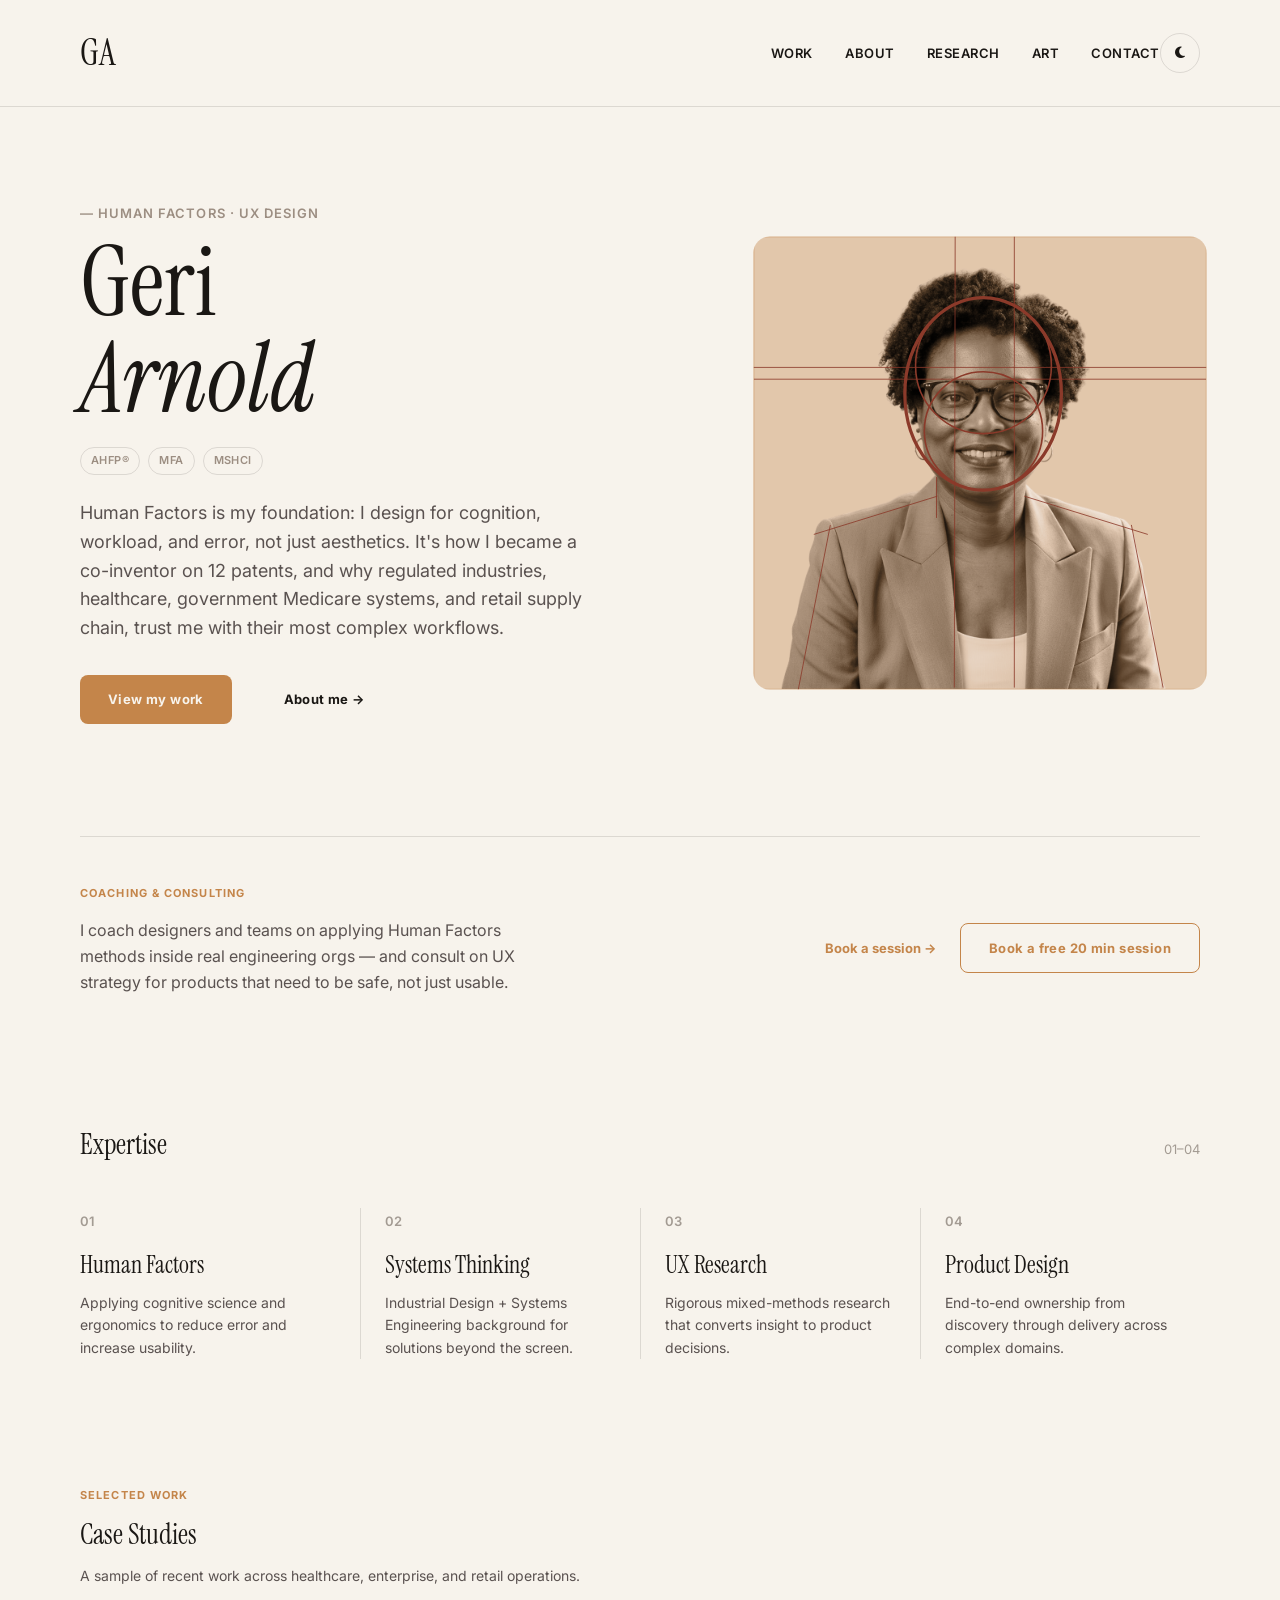
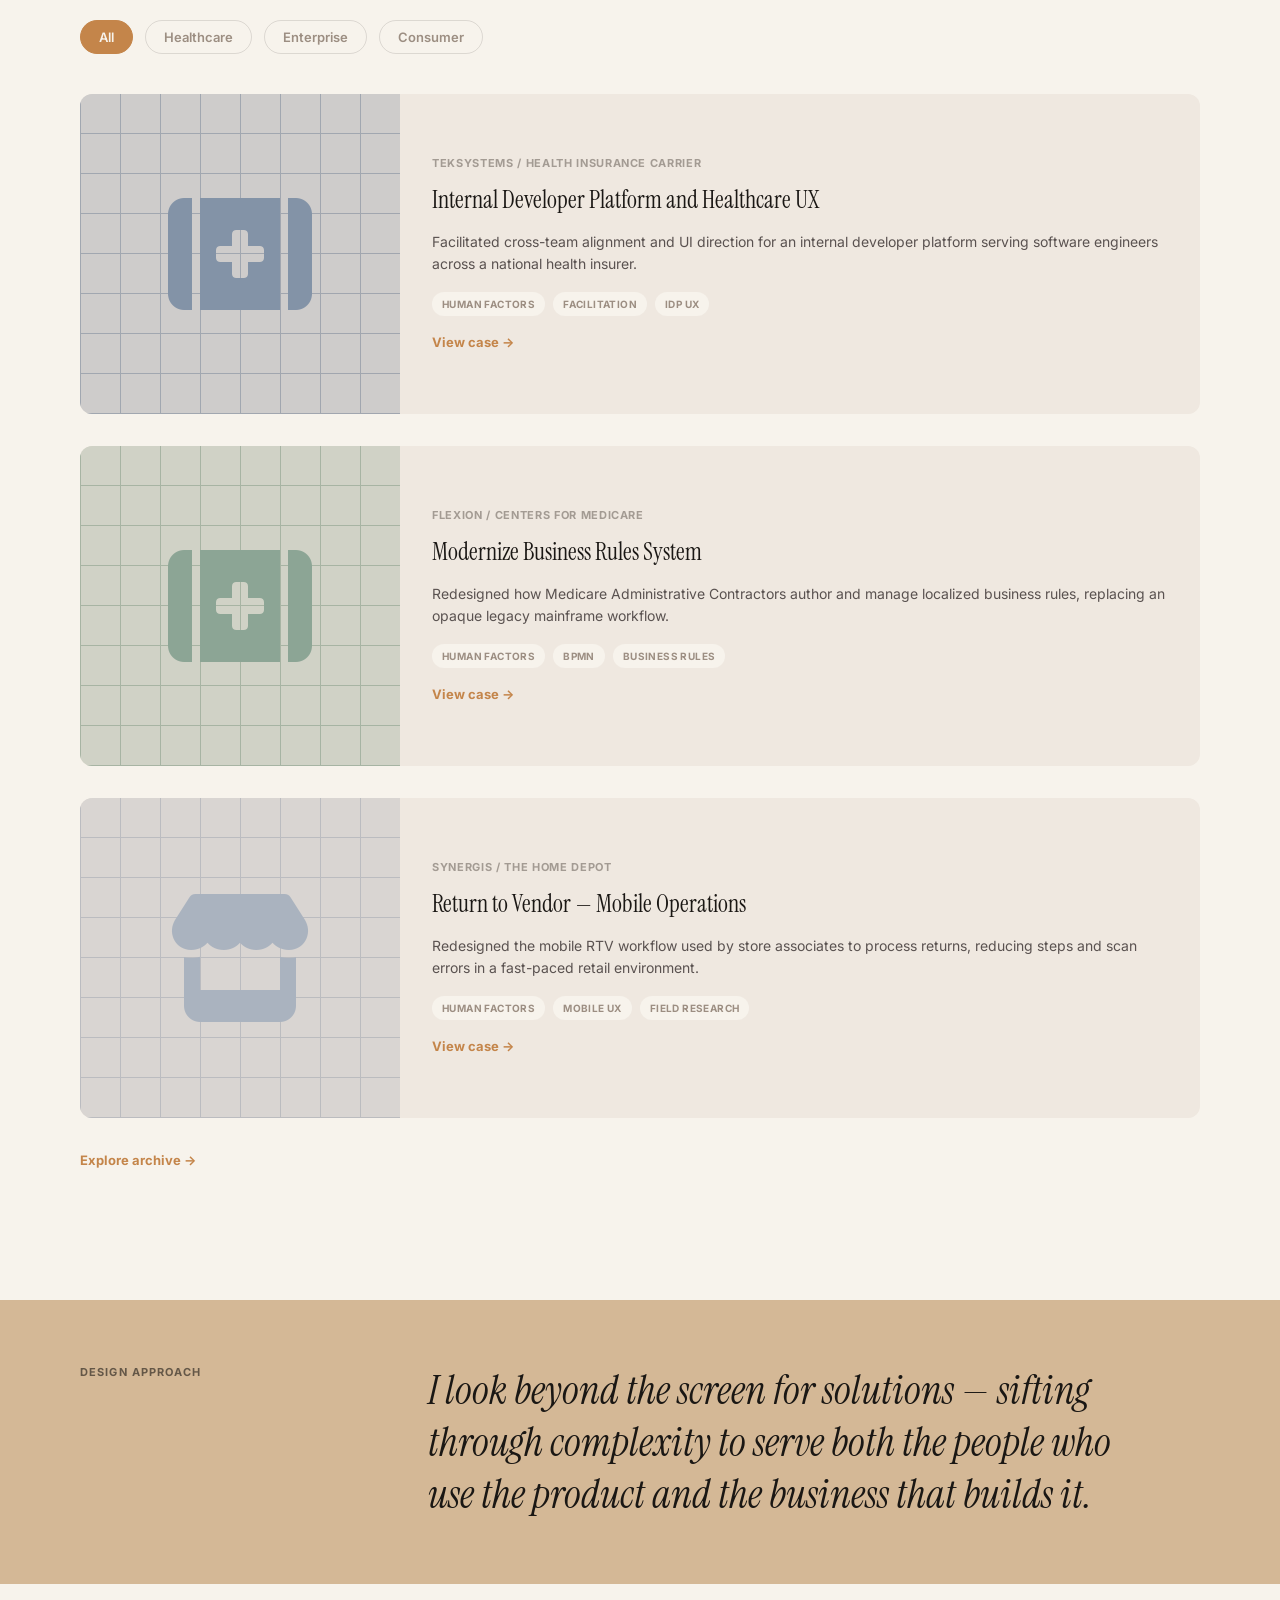
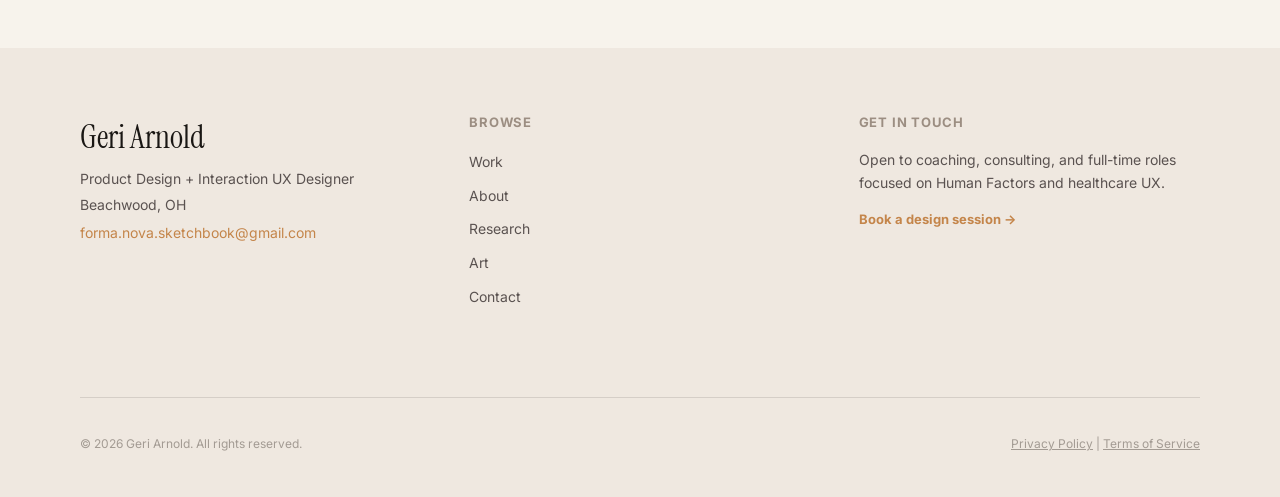
<file: GeriArnold_Portfolio.html>
<!DOCTYPE html>
<html lang="en">
<head>
<meta charset="UTF-8">
<meta name="viewport" content="width=device-width, initial-scale=1.0">
<title>Geri Arnold — Human Factors &amp; UX Design</title>
<meta name="description" content="Geri Arnold — Human Factors and UX design portfolio. Systems thinking, usability research, and product design across enterprise and healthcare domains.">
<link rel="preconnect" href="https://fonts.googleapis.com">
<link rel="preconnect" href="https://fonts.gstatic.com" crossorigin>
<link href="https://fonts.googleapis.com/css2?family=Instrument+Serif:ital@0;1&family=Inter:wght@400;500;600;700&display=swap" rel="stylesheet">
<link rel="stylesheet" href="https://cdnjs.cloudflare.com/ajax/libs/font-awesome/6.5.1/css/all.min.css">
<link rel="stylesheet" href="portfolio.css">
<style>
  /* Fix 2: slow the headshot entrance + Loomis draw animation */
  .hero-photo img { animation-duration: 2.5s !important; transition-duration: 2.5s !important; animation-timing-function: ease-out !important; }
  .draw-svg .draw { animation-duration: 2.5s !important; transition-duration: 2.5s !important; }
</style>
<script>
  /* Set theme before paint to avoid flash */
  (function () {
    var saved = localStorage.getItem('theme');
    var theme = saved || (window.matchMedia('(prefers-color-scheme: dark)').matches ? 'dark' : 'light');
    document.documentElement.setAttribute('data-theme', theme);
  })();
</script>
</head>
<body>

<!-- HEADER -->
<header id="site-header">
  <a href="#top" class="logo">GA</a>
  <nav aria-label="Primary">
    <ul class="nav-links">
      <li><a href="#work">Work</a></li>
      <li><a href="#about">About</a></li>
      <li><a href="#research">Research</a></li>
      <li><a href="#art">Art</a></li>
      <li><a href="#contact">Contact</a></li>
    </ul>
  </nav>
  <button id="theme-toggle" aria-label="Toggle dark mode" aria-pressed="false">
    <i class="fa-solid fa-moon" aria-hidden="true"></i>
    <i class="fa-solid fa-sun" aria-hidden="true"></i>
  </button>
</header>

<main id="top">

  <!-- HERO -->
  <section class="hero">
    <div class="hero-left reveal">
      <p class="hero-subtitle">— HUMAN FACTORS · UX DESIGN</p>
      <h1 class="hero-name">Geri <br><em>Arnold</em></h1>
      <div class="credential-tags">
        <span class="tag">AHFP&reg;</span>
        <span class="tag">MFA</span>
        <span class="tag">MSHCI</span>
      </div>
      <p class="hero-bio">
        Human Factors is my foundation: I design for cognition, workload, and error, not just
        aesthetics. It's how I became a co-inventor on 12 patents, and why regulated industries,
        healthcare, government Medicare systems, and retail supply chain, trust me with their
        most complex workflows.
      </p>
      <div class="hero-cta">
        <a href="#work" class="btn btn-filled">View my work</a>
        <a href="#about" class="btn btn-text">About me &rarr;</a>
      </div>
    </div>
    <div class="hero-right reveal">
      <div class="hero-photo">
        <img src="assets/images/geri_hero_headshot_light.png" alt="Geri Arnold" class="theme-light" />
        <img src="assets/images/geri_hero_headshot_dark.png" alt="Geri Arnold" class="theme-dark" />
        <div class="hero-overlay">
          <svg class="draw-svg" viewBox="0 0 559 562" fill="none" xmlns="http://www.w3.org/2000/svg" preserveAspectRatio="xMidYMid slice">
            <path class="draw" d="M283.791 77.19C330.058 77.19 367.564 114.7 367.564 160.97C367.564 207.23 330.058 244.74 283.791 244.74C237.525 244.74 200.018 207.23 200.018 160.97C200.018 114.7 237.525 77.19 283.791 77.19Z" stroke="currentColor" stroke-width="2"/>
            <path class="draw" d="M0.5 163.1L558.5 163.1" stroke="currentColor" stroke-linecap="round" stroke-dasharray="4 4"/>
            <ellipse class="draw" cx="283.793" cy="241.44" rx="72.97" ry="72.97" stroke="currentColor" stroke-width="2"/>
            <path class="draw" d="M283.339 76.93C336.309 76.93 379.903 129.7 379.903 195.7C379.903 261.69 336.309 314.47 283.339 314.47C230.368 314.47 186.774 261.69 186.774 195.7C186.774 129.7 230.368 76.93 283.339 76.93Z" stroke="currentColor" stroke-width="4"/>
            <line class="draw" x1="1" y1="177.64" x2="558" y2="177.64" stroke="currentColor" stroke-linecap="round" stroke-dasharray="4 4"/>
            <line class="draw" x1="248.88" y1="0" x2="247.81" y2="558" stroke="currentColor" stroke-dasharray="4 4"/>
            <line class="draw" x1="321.85" y1="0" x2="321.85" y2="558" stroke="currentColor" stroke-dasharray="4 4"/>
            <line class="draw" x1="225.85" y1="298.31" x2="225.85" y2="348.75" stroke="currentColor" stroke-dasharray="2 2"/>
            <line class="draw" x1="226.92" y1="321.93" x2="74.5" y2="369.1" stroke="currentColor" stroke-dasharray="2 2"/>
            <line class="draw" x1="94.93" y1="357.34" x2="55.25" y2="561" stroke="currentColor" stroke-dasharray="2 2"/>
            <line class="draw" x1="334.23" y1="321.93" x2="486.5" y2="369.1" stroke="currentColor" stroke-dasharray="2 2"/>
            <line class="draw" x1="466.22" y1="357.34" x2="505.3" y2="558" stroke="currentColor" stroke-dasharray="2 2"/>
          </svg>
        </div>
      </div>
    </div>
  </section>

  <!-- COACHING -->
  <section class="coaching">
    <div class="divider"></div>
    <div class="coaching-inner">
      <div class="coaching-left reveal">
        <p class="eyebrow">Coaching &amp; Consulting</p>
        <p class="coaching-desc">
          I coach designers and teams on applying Human Factors methods inside real engineering
          orgs — and consult on UX strategy for products that need to be safe, not just usable.
        </p>
      </div>
      <div class="coaching-right reveal">
        <a href="https://calendly.com/forma-nova-sketchbook/1-hour-coaching" class="link-arrow" target="_blank" rel="noopener">Book a session &rarr;</a>
        <a href="https://calendly.com/forma-nova-sketchbook/20min" class="btn btn-outlined" target="_blank" rel="noopener">Book a free 20 min session</a>
      </div>
    </div>
  </section>

  <!-- SKILLS -->
  <section class="skills" id="about">
    <div class="skills-header">
      <h2>Expertise</h2>
      <span class="skills-counter">01&ndash;04</span>
    </div>
    <div class="skills-grid">
      <div class="skill reveal">
        <span class="skill-num">01</span>
        <h3>Human Factors</h3>
        <p>Applying cognitive science and ergonomics to reduce error and increase usability.</p>
      </div>
      <div class="skill reveal">
        <span class="skill-num">02</span>
        <h3>Systems Thinking</h3>
        <p>Industrial Design + Systems Engineering background for solutions beyond the screen.</p>
      </div>
      <div class="skill reveal">
        <span class="skill-num">03</span>
        <h3>UX Research</h3>
        <p>Rigorous mixed-methods research that converts insight to product decisions.</p>
      </div>
      <div class="skill reveal">
        <span class="skill-num">04</span>
        <h3>Product Design</h3>
        <p>End-to-end ownership from discovery through delivery across complex domains.</p>
      </div>
    </div>
  </section>

  <!-- CASE STUDIES -->
  <section class="case-studies" id="work">
    <div class="cs-header">
      <p class="eyebrow">Selected Work</p>
      <h2>Case Studies</h2>
      <p class="cs-subtitle">A sample of recent work across healthcare, enterprise, and retail operations.</p>
    </div>

    <div class="filter-nav" role="tablist" aria-label="Filter case studies">
      <button class="filter-btn active" data-filter="all" role="tab" aria-selected="true">All</button>
      <button class="filter-btn" data-filter="healthcare" role="tab" aria-selected="false">Healthcare</button>
      <button class="filter-btn" data-filter="enterprise" role="tab" aria-selected="false">Enterprise</button>
      <button class="filter-btn" data-filter="consumer" role="tab" aria-selected="false">Consumer</button>
    </div>

    <div class="cs-grid">

      <!-- Card 1: IDP / Health Insurance -->
      <article class="cs-card reveal" data-category="healthcare enterprise" style="--cat-color:#1E3A5F;">
        <div class="cs-card-image">
          <div class="cs-grid-overlay" aria-hidden="true"></div>
          <i class="fa-solid fa-kit-medical cs-icon" aria-hidden="true"></i>
        </div>
        <div class="cs-card-content">
          <p class="cs-employer">TEKsystems / Health Insurance Carrier</p>
          <h3 class="cs-title">Internal Developer Platform and Healthcare UX</h3>
          <p class="cs-card-desc">
            Facilitated cross-team alignment and UI direction for an internal developer platform
            serving software engineers across a national health insurer.
          </p>
          <div class="cs-pills">
            <span class="pill">Human Factors</span>
            <span class="pill">Facilitation</span>
            <span class="pill">IDP UX</span>
          </div>
          <a href="HealthInsurance_IDP_CaseStudy.html" class="link-arrow">View case &rarr;</a>
        </div>
      </article>

      <!-- Card 2: Flexion / CMS -->
      <article class="cs-card reveal" data-category="enterprise" style="--cat-color:#2D5C3E;">
        <div class="cs-card-image">
          <div class="cs-grid-overlay" aria-hidden="true"></div>
          <i class="fa-solid fa-kit-medical cs-icon" aria-hidden="true"></i>
        </div>
        <div class="cs-card-content">
          <p class="cs-employer">Flexion / Centers for Medicare</p>
          <h3 class="cs-title">Modernize Business Rules System</h3>
          <p class="cs-card-desc">
            Redesigned how Medicare Administrative Contractors author and manage localized
            business rules, replacing an opaque legacy mainframe workflow.
          </p>
          <div class="cs-pills">
            <span class="pill">Human Factors</span>
            <span class="pill">BPMN</span>
            <span class="pill">Business Rules</span>
          </div>
          <a href="CMS_BusinessRules_CaseStudy.html" class="link-arrow">View case &rarr;</a>
        </div>
      </article>

      <!-- Card 3: Synergis / Home Depot -->
      <article class="cs-card reveal" data-category="consumer enterprise" style="--cat-color:#64748B;">
        <div class="cs-card-image">
          <div class="cs-grid-overlay" aria-hidden="true"></div>
          <i class="fa-solid fa-store cs-icon" aria-hidden="true"></i>
        </div>
        <div class="cs-card-content">
          <p class="cs-employer">Synergis / The Home Depot</p>
          <h3 class="cs-title">Return to Vendor — Mobile Operations</h3>
          <p class="cs-card-desc">
            Redesigned the mobile RTV workflow used by store associates to process returns,
            reducing steps and scan errors in a fast-paced retail environment.
          </p>
          <div class="cs-pills">
            <span class="pill">Human Factors</span>
            <span class="pill">Mobile UX</span>
            <span class="pill">Field Research</span>
          </div>
          <a href="HomeDepot_RTV_CaseStudy.html" class="link-arrow">View case &rarr;</a>
        </div>
      </article>

    </div>

    <a href="#" class="explore-archive">Explore archive &rarr;</a>
  </section>

  <!-- QUOTE -->
  <section class="quote-band">
    <p class="eyebrow">Design Approach</p>
    <p class="quote-text">
      I look beyond the screen for solutions — sifting through complexity to serve both the
      people who use the product and the business that builds it.
    </p>
  </section>

  <!-- FOOTER -->
  <footer id="contact">
    <div class="footer-col">
      <p class="footer-name">Geri Arnold</p>
      <p class="footer-role">Product Design + Interaction UX Designer</p>
      <p class="footer-location">Beachwood, OH</p>
      <a href="mailto:forma.nova.sketchbook@gmail.com" class="footer-email">forma.nova.sketchbook@gmail.com</a>
    </div>
    <div class="footer-col">
      <p class="footer-heading">Browse</p>
      <ul class="footer-nav">
        <li><a href="#work">Work</a></li>
        <li><a href="#about">About</a></li>
        <li><a href="#research">Research</a></li>
        <li><a href="#art">Art</a></li>
        <li><a href="#contact">Contact</a></li>
      </ul>
    </div>
    <div class="footer-col">
      <p class="footer-heading">Get in touch</p>
      <p class="footer-blurb">Open to coaching, consulting, and full-time roles focused on Human Factors and healthcare UX.</p>
      <a href="https://calendly.com/forma-nova-sketchbook/1-hour-coaching" class="link-arrow" target="_blank" rel="noopener">Book a design session &rarr;</a>
    </div>
    <div class="footer-bottom">
      <p>&copy; <span id="year"></span> Geri Arnold. All rights reserved.</p>
      <p><a href="#">Privacy Policy</a> | <a href="#">Terms of Service</a></p>
    </div>
  </footer>

</main>

<script src="portfolio.js"></script>
</body>
</html>
</file>
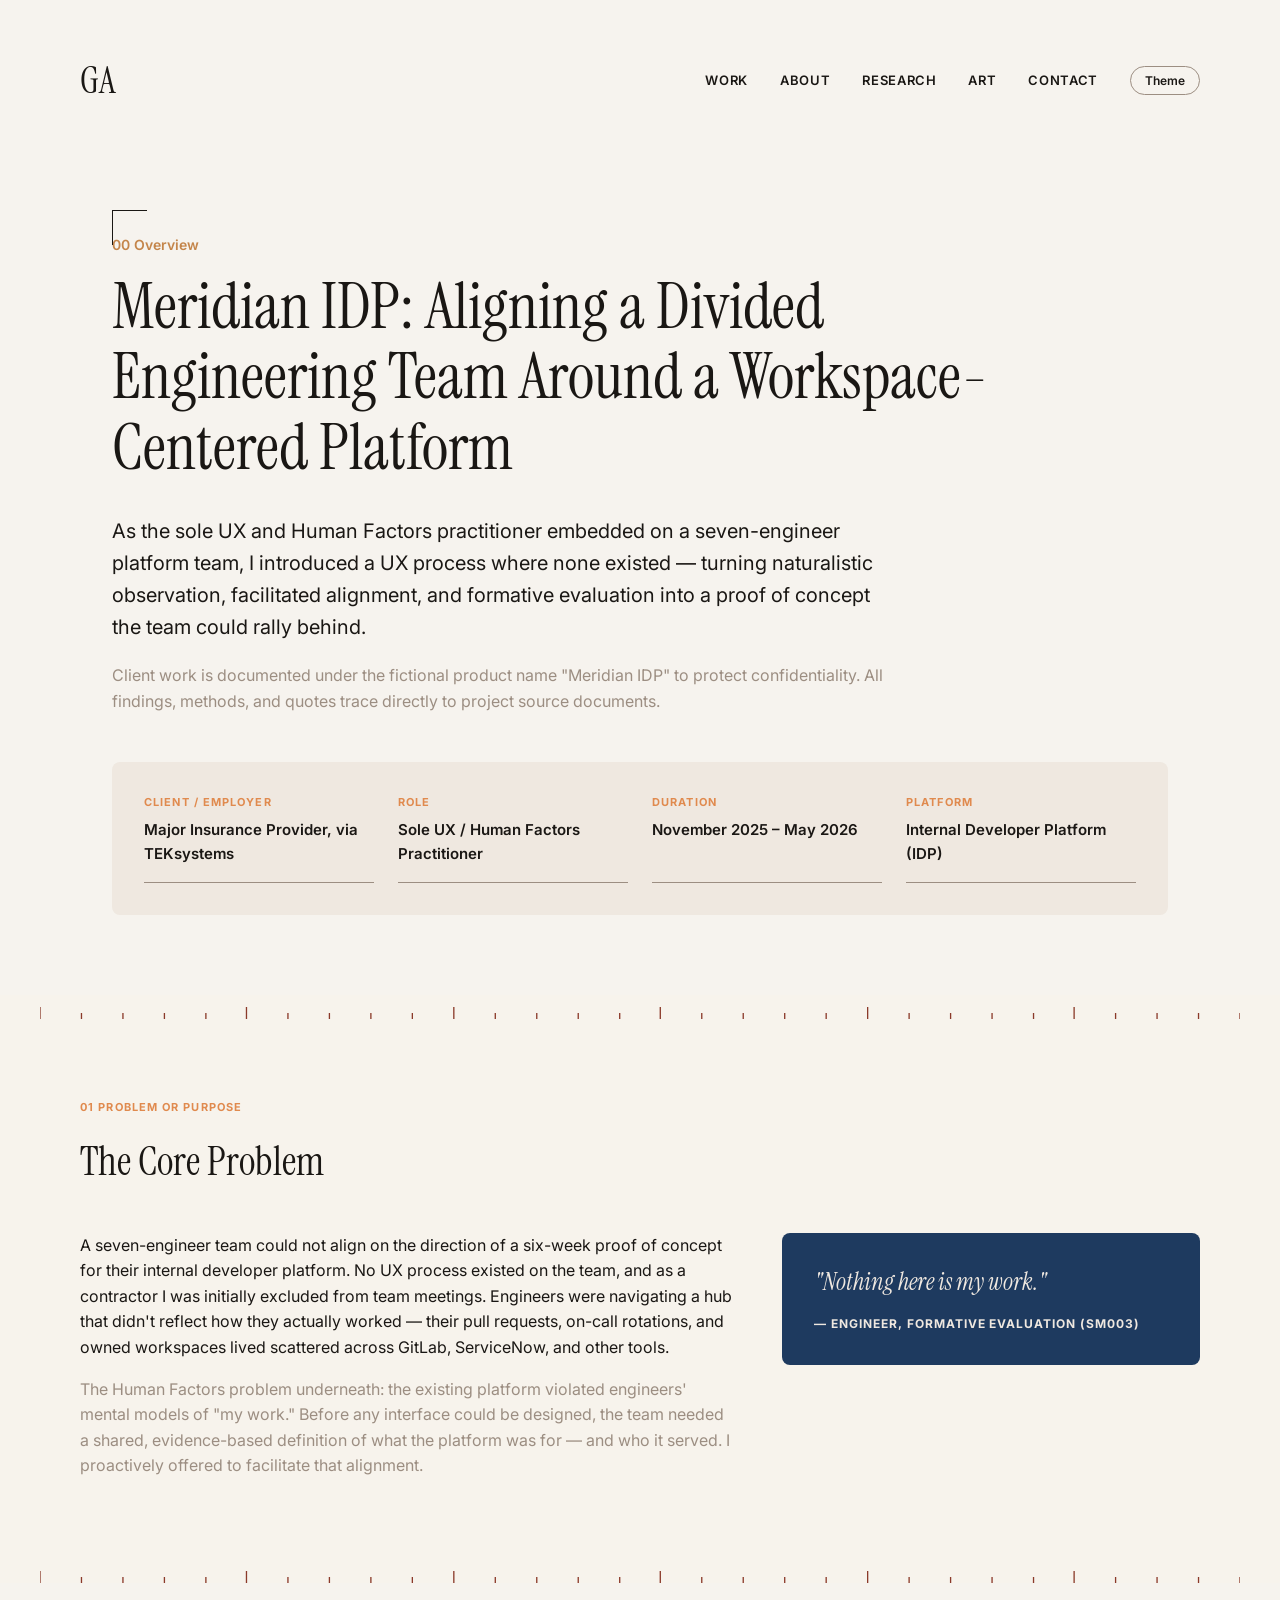
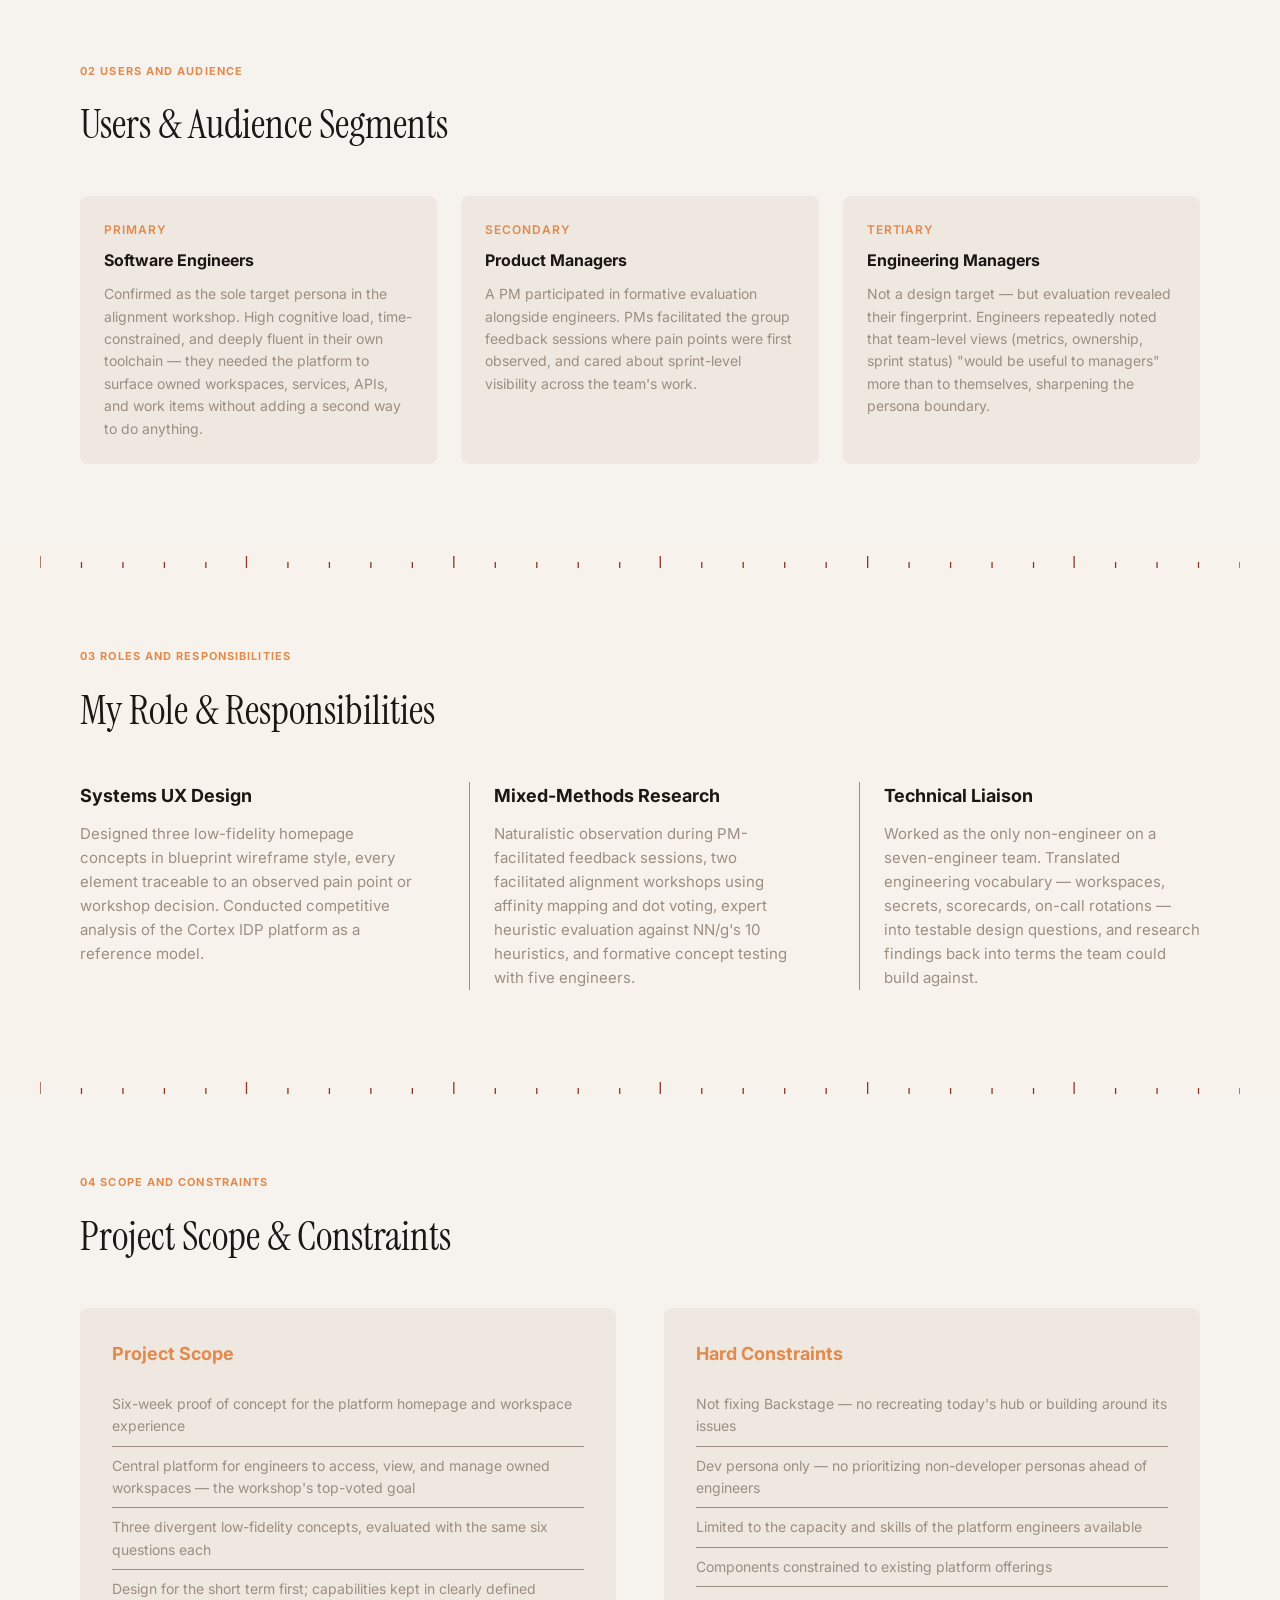
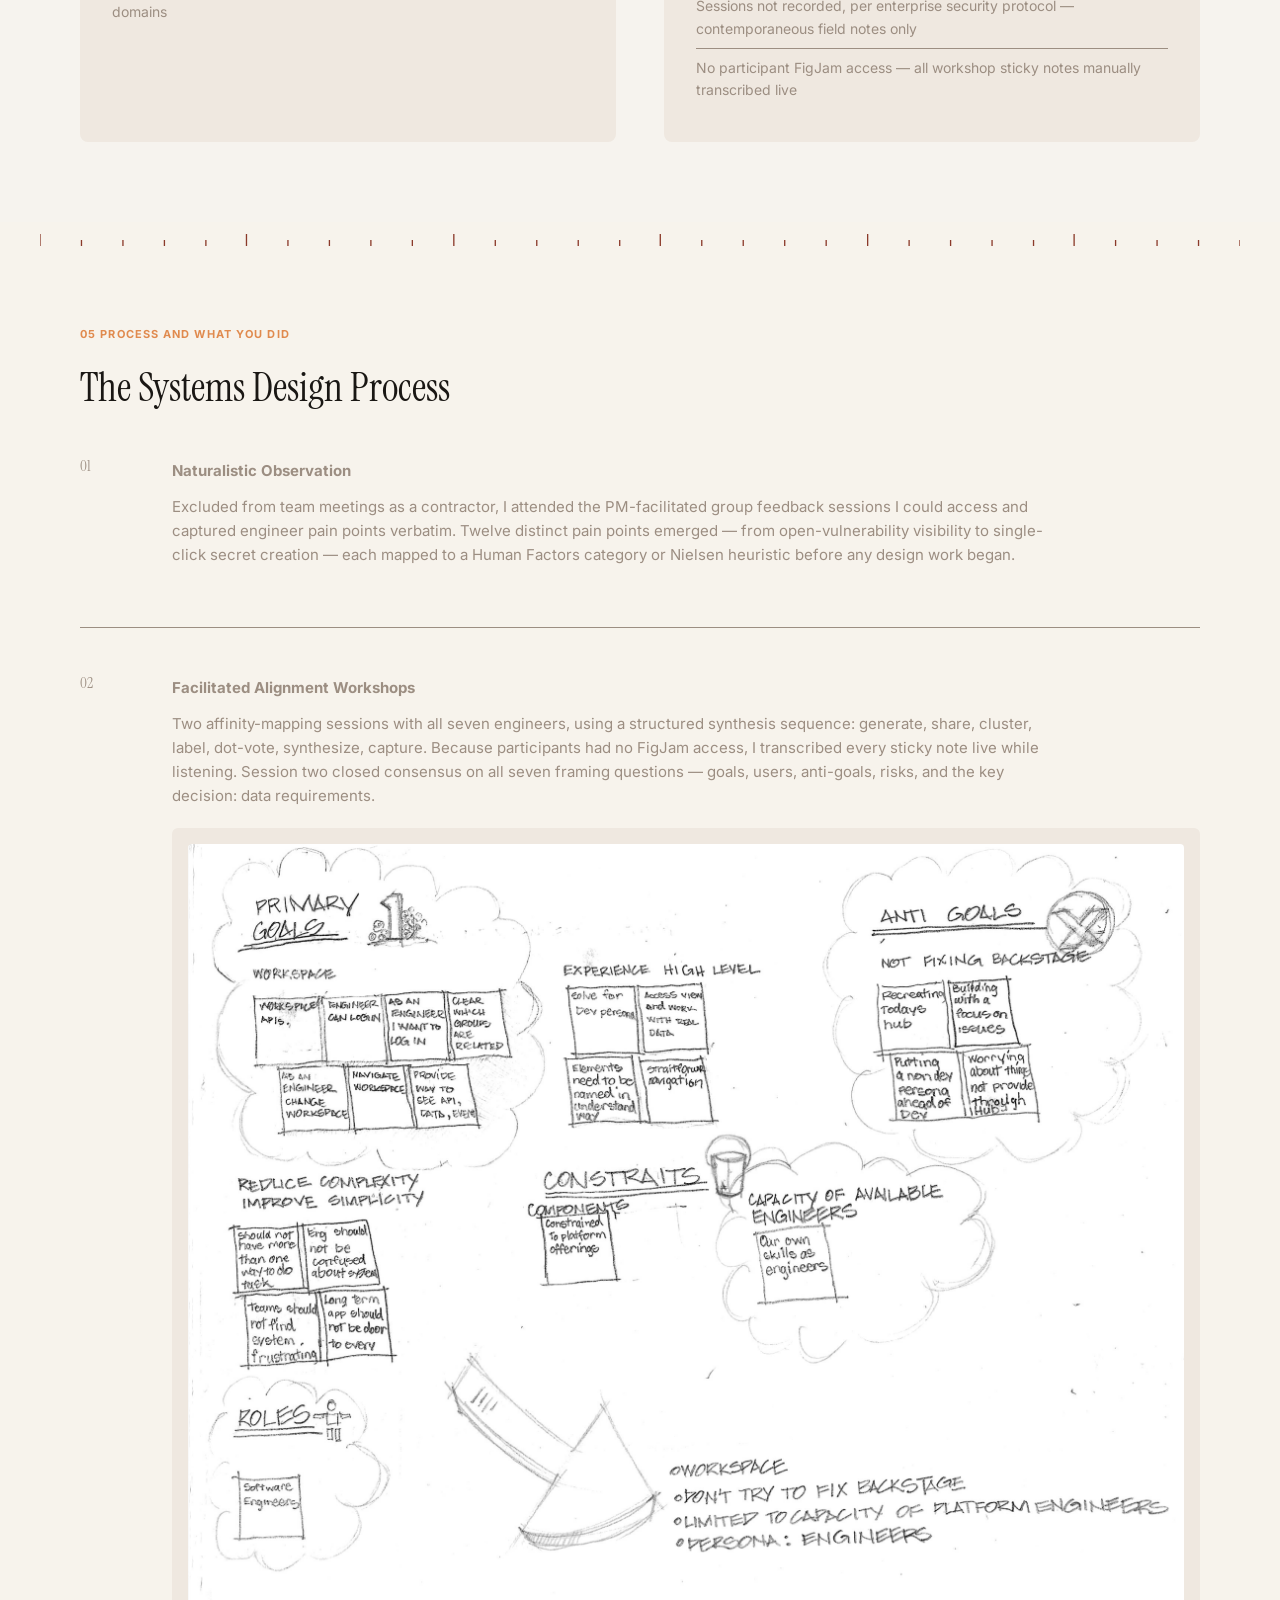
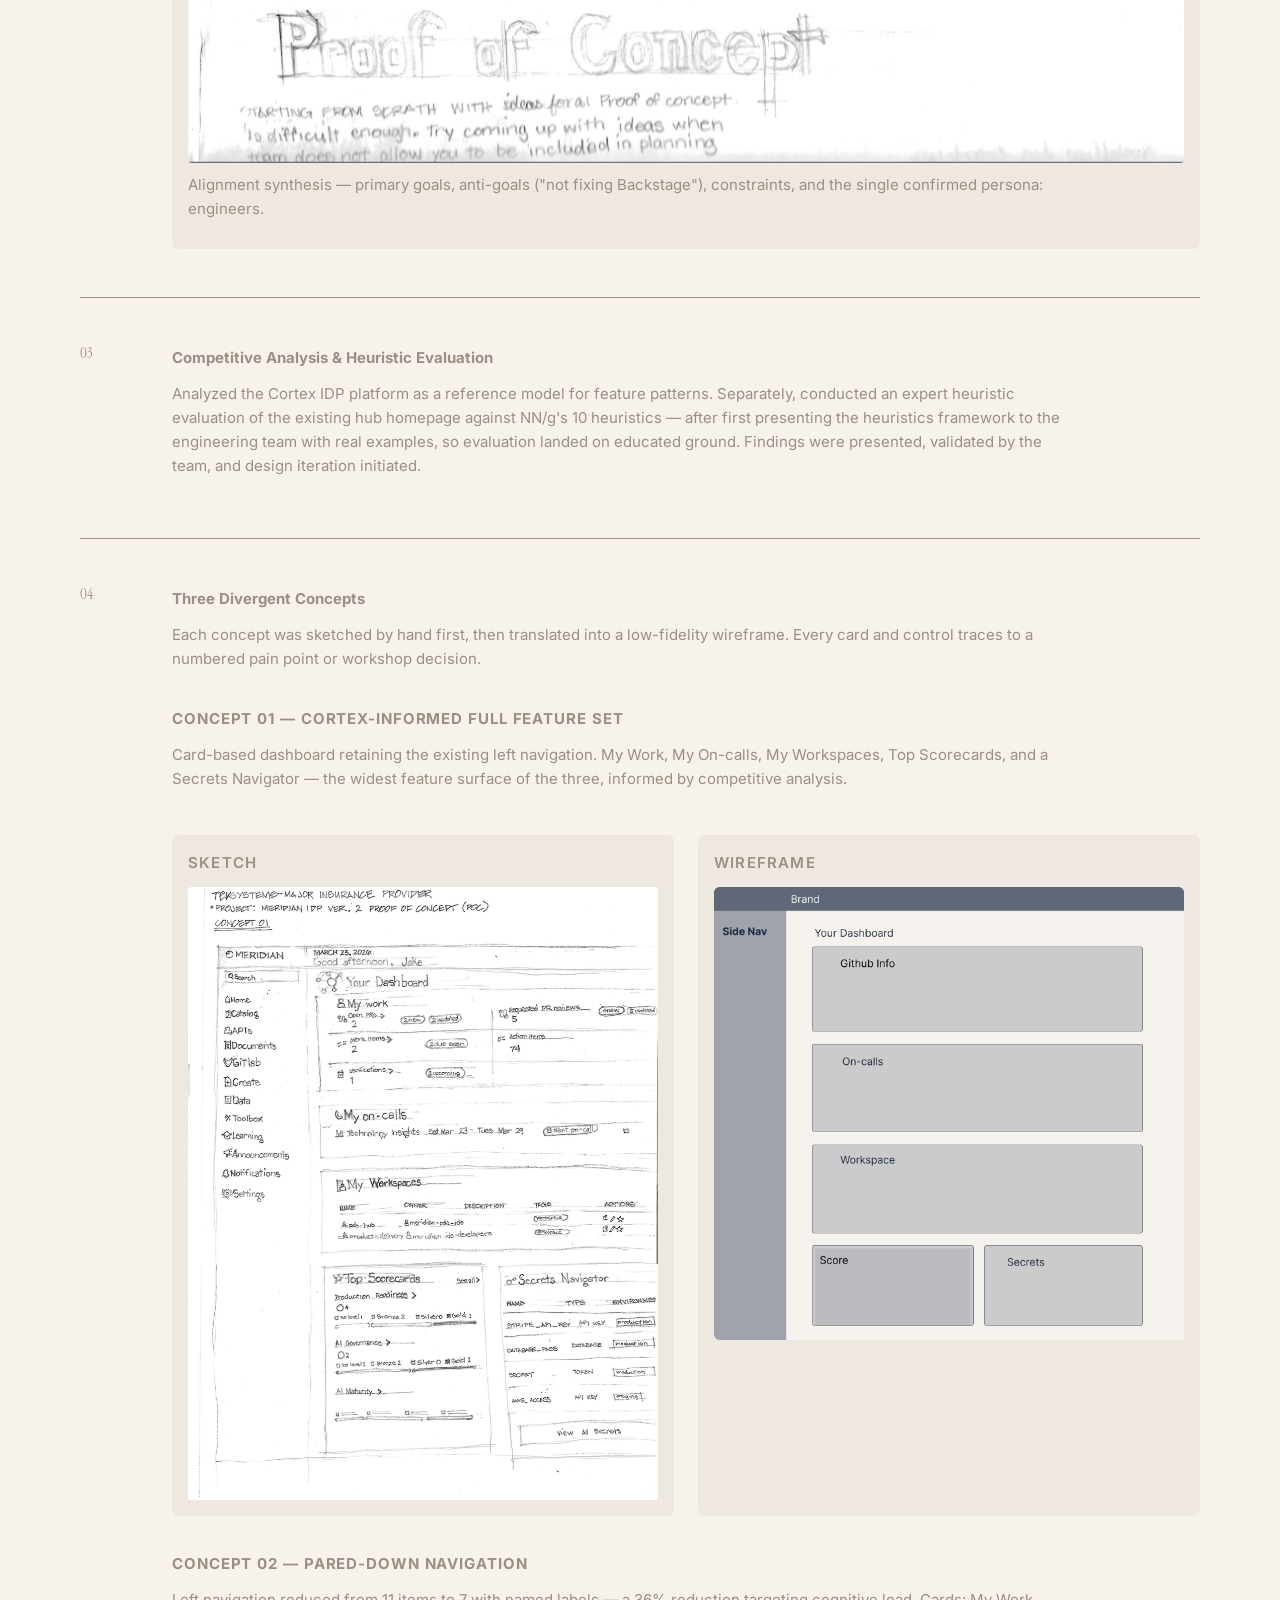
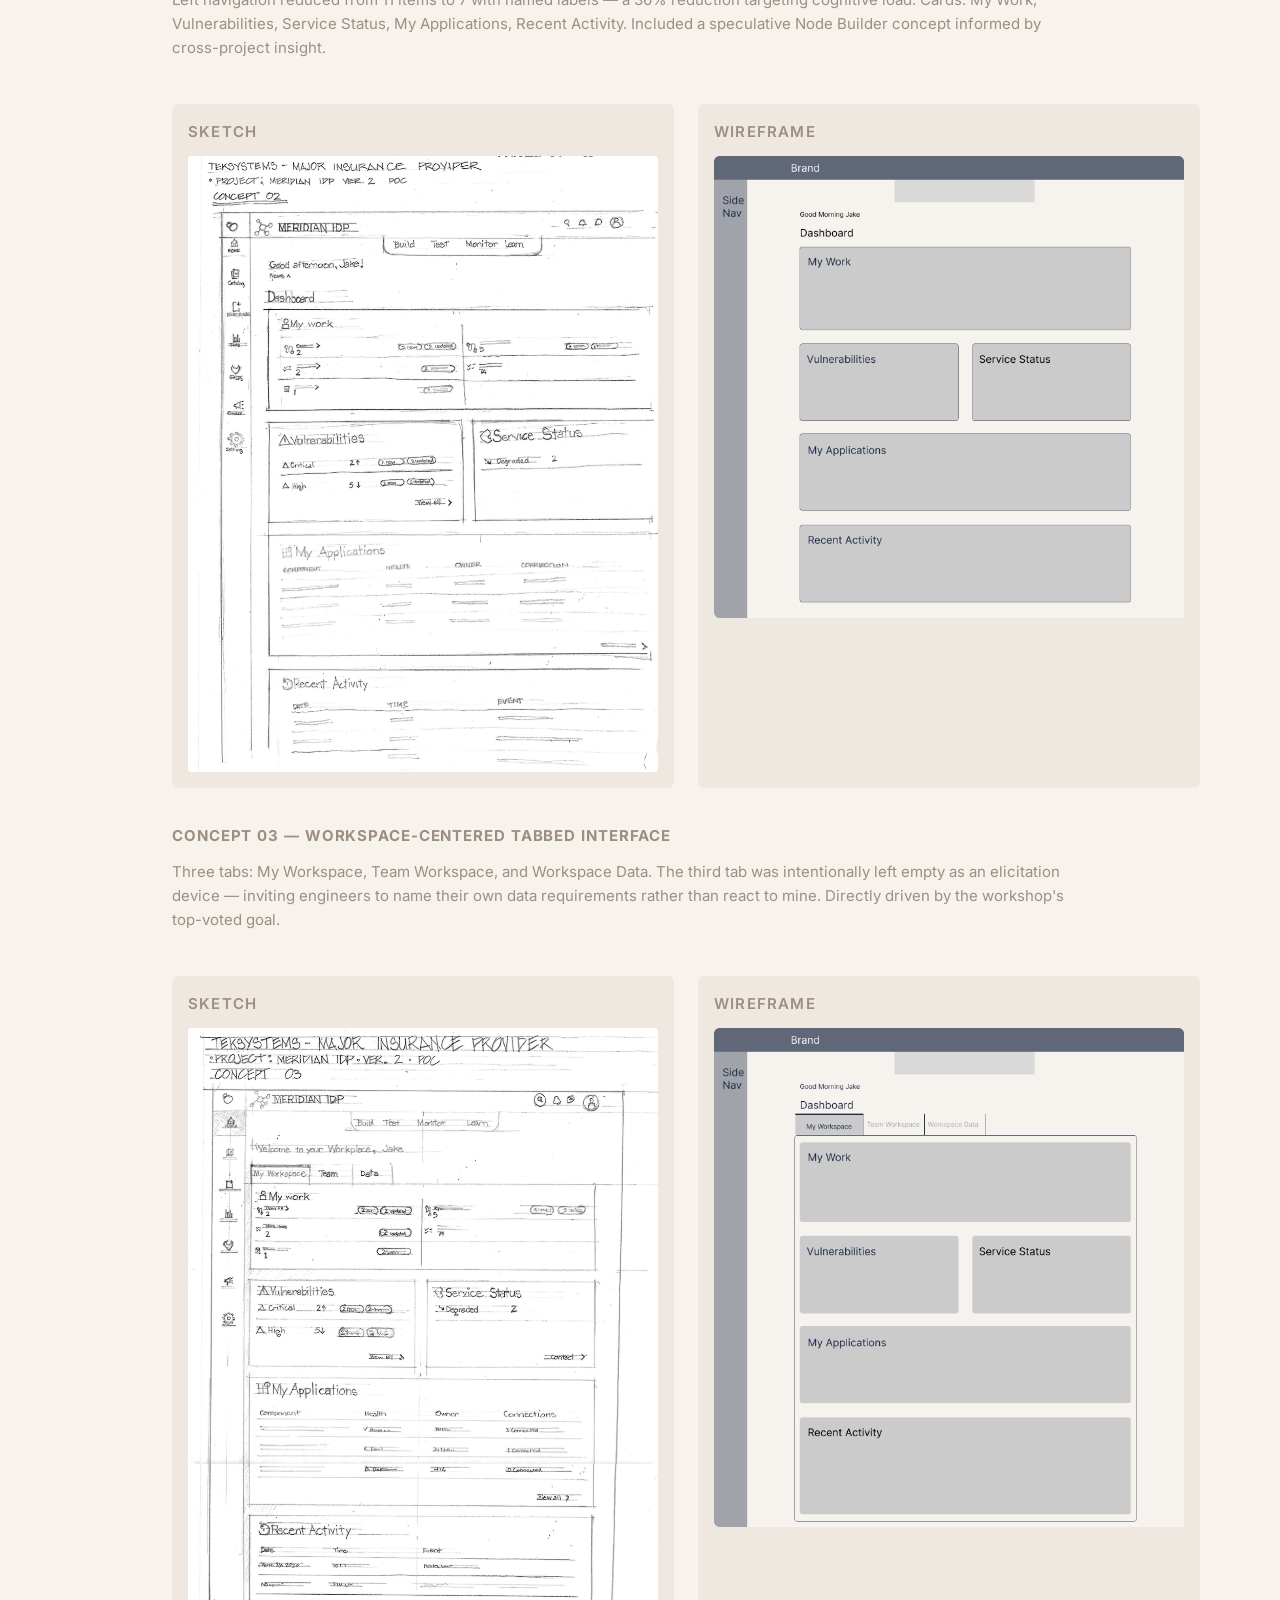
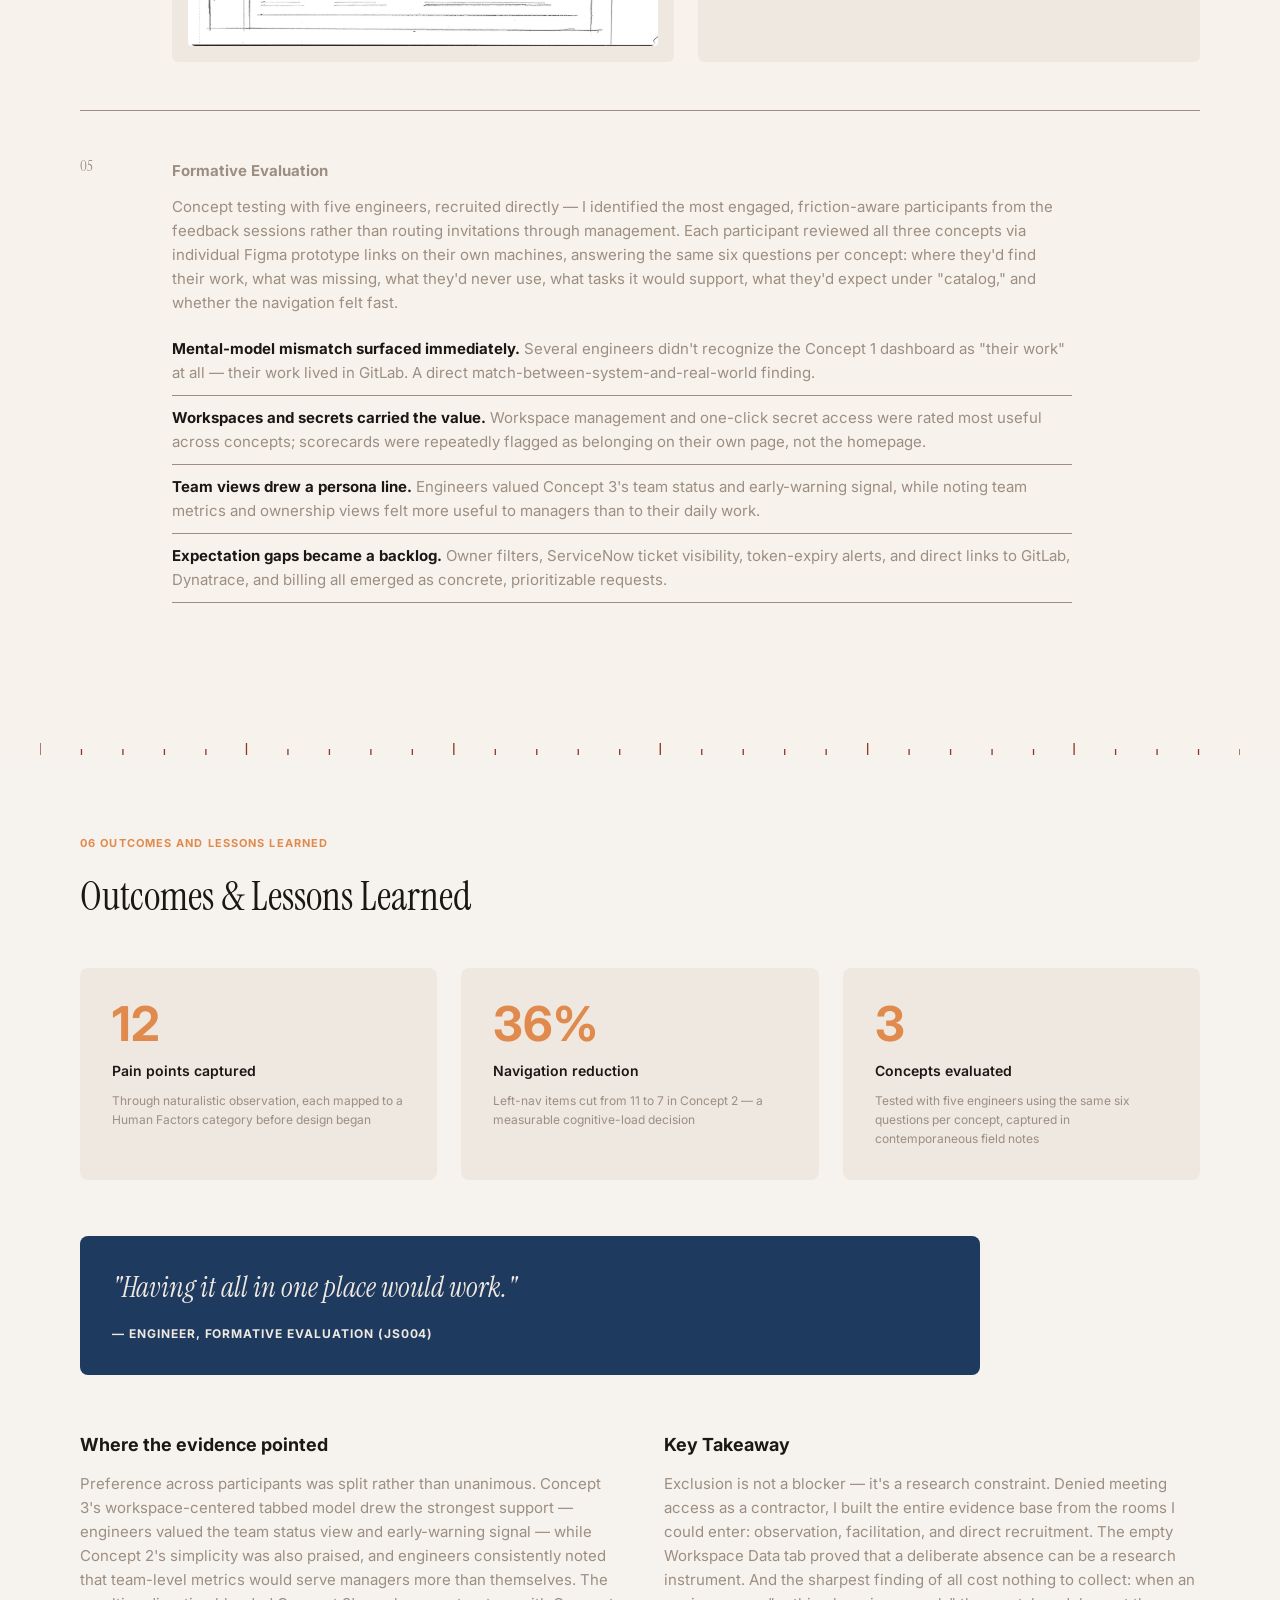
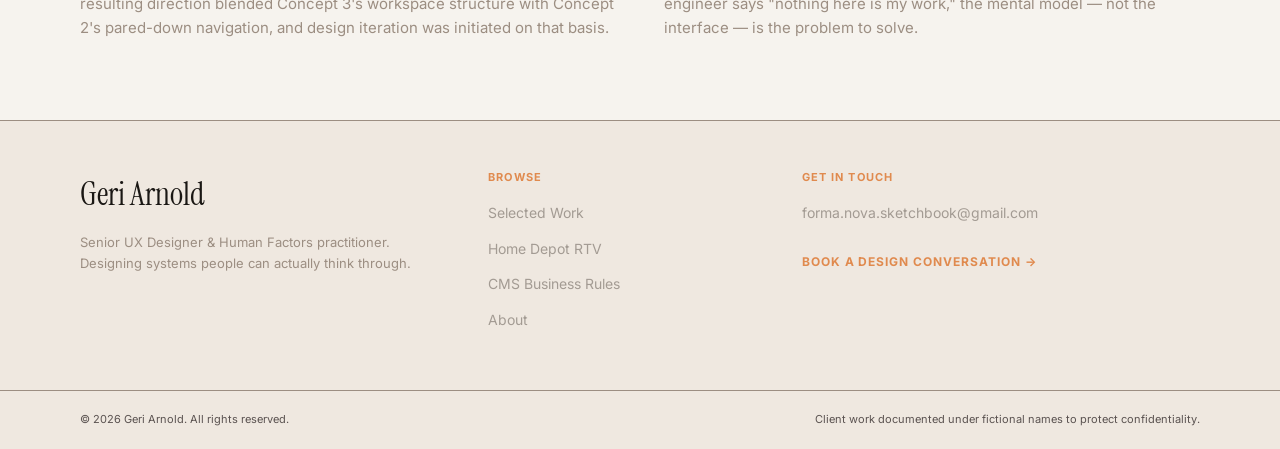
<file: HealthInsurance_IDP_CaseStudy.html>
<!DOCTYPE html>
<html lang="en">
<head>
<meta charset="UTF-8">
<meta name="viewport" content="width=device-width, initial-scale=1.0">
<title>Meridian IDP Case Study — Geri Arnold</title>
<link rel="preconnect" href="https://fonts.googleapis.com">
<link rel="preconnect" href="https://fonts.gstatic.com" crossorigin>
<link href="https://fonts.googleapis.com/css2?family=Instrument+Serif:ital@0;1&family=Inter:wght@400;600;700&display=swap" rel="stylesheet">
<style>
:root{
  --bg-page:#141312; --bg-section-a:#1a1714; --bg-section-b:#141312;
  --bg-card:#27221d; --bg-accent:#1e3a5f; --bg-footer:#1a1714;
  --text-primary:#efe8e0; --text-secondary:#9c8e82; --text-tertiary:#5a5250;
  --text-nav-footer:#a39b93; --text-on-accent:#efe8e0;
  --accent-orange:#e08a4e; --accent-orange-alt:#c4854a; --accent-cta:#e08a4e;
  --ruler-stroke:#efe8e0; --divider-line:#efe8e0; --corner-deco:#efe8e0;
}
html[data-theme="light"]{
  --bg-page:#f7f3ec; --bg-section-a:#f6f3ee; --bg-section-b:#f7f3ec;
  --bg-card:#efe8e0; --bg-footer:#efe8e0;
  --text-primary:#1a1714; --accent-cta:#8b3a2a;
  --ruler-stroke:#8b3a2a; --divider-line:#9c8e82; --corner-deco:#1a1714;
}
*{margin:0;padding:0;box-sizing:border-box}
body{background:var(--bg-page);color:var(--text-primary);font-family:'Inter',sans-serif;font-size:16px;line-height:1.6}
img{max-width:100%;display:block}
a{color:inherit;text-decoration:none}
.wrap{max-width:1440px;margin:0 auto}

/* Header */
header{background:var(--bg-section-a);padding:32px 32px 0}
.header-inner{display:flex;justify-content:space-between;align-items:center;padding:20px 48px}
.logo{font-family:'Instrument Serif',serif;font-size:36px;color:var(--text-primary)}
nav{display:flex;align-items:center;gap:32px}
nav a{font-weight:600;font-size:13px;text-transform:uppercase;letter-spacing:.05em}
nav a:hover{color:var(--accent-orange)}
.theme-toggle{background:none;border:1px solid var(--text-secondary);color:var(--text-primary);border-radius:20px;padding:6px 14px;font-family:'Inter',sans-serif;font-size:12px;font-weight:600;cursor:pointer}
.theme-toggle:hover{border-color:var(--accent-orange);color:var(--accent-orange)}

/* Sections */
section{padding:80px}
.sec-a{background:var(--bg-section-a)}
.sec-b{background:var(--bg-section-b)}
.section-label{font-weight:700;font-size:11px;text-transform:uppercase;letter-spacing:.1em;color:var(--accent-orange);margin-bottom:12px}
.section-title{font-family:'Instrument Serif',serif;font-weight:400;font-size:40px;margin-bottom:40px}

/* Ruler */
.ruler{width:100%;max-width:1440px;height:24px;padding:0 40px;margin:0 auto;background:var(--bg-page)}
.ruler svg{width:100%;height:24px;display:block}

/* Hero */
.hero{position:relative}
.corner{position:absolute;top:80px;left:80px;width:35px;height:35px;border-left:1.5px solid var(--corner-deco);border-top:1.5px solid var(--corner-deco)}
.hero-label{font-weight:600;font-size:14px;color:var(--accent-orange-alt);margin:24px 0 16px}
.hero-title{font-family:'Instrument Serif',serif;font-weight:400;font-size:64px;line-height:1.1;margin-bottom:32px;max-width:900px}
.hero-summary{font-size:20px;max-width:780px;margin-bottom:20px}
.hero-body{font-size:16px;color:var(--text-secondary);max-width:780px;margin-bottom:48px}
.meta-panel{background:var(--bg-card);border-radius:8px;padding:32px;display:grid;grid-template-columns:repeat(4,1fr);gap:24px}
.meta-item{border-bottom:1px solid var(--divider-line);padding-bottom:16px}
.meta-label{font-weight:700;font-size:11px;text-transform:uppercase;letter-spacing:.1em;color:var(--accent-orange);margin-bottom:6px}
.meta-value{font-weight:600;font-size:15px}

/* Two-col problem */
.two-col{display:grid;grid-template-columns:752fr 480fr;gap:48px;align-items:start}
.quote-block{background:var(--bg-accent);border-radius:8px;padding:32px;color:var(--text-on-accent)}
.quote{font-family:'Instrument Serif',serif;font-style:italic;font-size:24px;line-height:1.4;margin-bottom:16px}
.quote-lg{font-family:'Instrument Serif',serif;font-style:italic;font-size:28px;line-height:1.4;margin-bottom:16px}
.quote-author{font-weight:700;font-size:12px;text-transform:uppercase;letter-spacing:.08em}
.body-muted{color:var(--text-secondary);margin-top:16px}

/* Cards */
.card-row{display:grid;grid-template-columns:repeat(3,1fr);gap:24px}
.card{background:var(--bg-card);border-radius:8px;padding:24px}
.card-tag{font-weight:600;font-size:12px;text-transform:uppercase;letter-spacing:.08em;color:var(--accent-orange);margin-bottom:8px}
.card-heading{font-weight:700;font-size:16px;margin-bottom:10px}
.card-body{font-size:14px;color:var(--text-secondary)}

/* Roles */
.roles-row{display:grid;grid-template-columns:1fr 1fr 1fr;gap:48px}
.role-col{border-left:1px solid var(--divider-line);padding-left:24px}
.role-col:first-child{border-left:none;padding-left:0}
.subheading{font-weight:700;font-size:18px;margin-bottom:12px}
.body-sm{font-size:15px;color:var(--text-secondary)}

/* Scope */
.panel-row{display:grid;grid-template-columns:1fr 1fr;gap:48px}
.panel{background:var(--bg-card);border-radius:8px;padding:32px}
.panel-title{font-weight:700;font-size:18px;color:var(--accent-orange);margin-bottom:16px}
.panel ul{list-style:none}
.panel li{font-size:14px;color:var(--text-secondary);padding:8px 0;border-bottom:1px solid var(--divider-line)}
.panel li:last-child{border-bottom:none}

/* Process */
.step{display:grid;grid-template-columns:60px 1fr;gap:32px;padding:48px 0;border-top:1px solid var(--divider-line)}
.step:first-of-type{border-top:none;padding-top:0}
.step-number{font-family:'Instrument Serif',serif;font-size:48px;color:var(--accent-orange);line-height:1}
.step-title{font-weight:700;font-size:20px;margin-bottom:12px}
.step p{font-size:15px;color:var(--text-secondary);max-width:900px;margin-bottom:12px}
.artifact{background:var(--bg-card);border-radius:6px;padding:16px;margin-top:20px}
.artifact img{border-radius:4px;background:#fff}
.artifact-caption{font-size:12px;color:var(--text-secondary);margin-top:10px}
.concept-pair{display:grid;grid-template-columns:1fr 1fr;gap:24px;margin-top:24px}
.concept-block{margin-top:36px}
.concept-name{font-weight:700;font-size:16px;color:var(--accent-orange);text-transform:uppercase;letter-spacing:.06em;margin-bottom:8px}
.pair-label{font-weight:600;font-size:12px;text-transform:uppercase;letter-spacing:.08em;color:var(--text-secondary);margin-bottom:8px}

/* Findings */
.findings-list{list-style:none;max-width:900px}
.findings-list li{font-size:15px;color:var(--text-secondary);padding:10px 0;border-bottom:1px solid var(--divider-line)}
.findings-list li strong{color:var(--text-primary)}

/* Outcomes */
.metric-row{display:grid;grid-template-columns:repeat(3,1fr);gap:24px;margin-bottom:56px}
.metric-card{background:var(--bg-card);border-radius:8px;padding:32px}
.metric-number{font-weight:700;font-size:48px;color:var(--accent-orange);line-height:1;margin-bottom:12px}
.metric-label{font-weight:600;font-size:14px;margin-bottom:8px}
.metric-desc{font-size:12px;color:var(--text-secondary)}
.lessons{display:grid;grid-template-columns:1fr 1fr;gap:48px;margin-top:56px}

/* Footer */
footer{background:var(--bg-footer);border-top:1px solid var(--divider-line)}
.footer-main{display:grid;grid-template-columns:380fr 280fr 420fr;gap:48px;padding:48px 80px}
.footer-name{font-family:'Instrument Serif',serif;font-size:32px;margin-bottom:12px}
.footer-body{font-size:13px;color:var(--text-secondary)}
.footer-label{font-weight:700;font-size:11px;text-transform:uppercase;letter-spacing:.1em;color:var(--accent-orange);margin-bottom:14px}
.footer-links{list-style:none}
.footer-links li{margin-bottom:10px}
.footer-links a{font-size:14px;color:var(--text-nav-footer)}
.footer-links a:hover{color:var(--accent-orange)}
.footer-cta{display:inline-block;font-weight:700;font-size:12px;text-transform:uppercase;letter-spacing:.08em;color:var(--accent-orange);margin-top:16px}
.footer-bar{display:flex;justify-content:space-between;padding:20px 80px;border-top:1px solid var(--divider-line)}
.footer-fine{font-size:11px;color:var(--text-tertiary)}

/* Responsive */
@media(max-width:768px){
  section{padding:48px 24px}
  .header-inner{padding:16px 8px;flex-wrap:wrap;gap:16px}
  nav{gap:16px;flex-wrap:wrap}
  .hero-title{font-size:40px}
  .corner{top:48px;left:24px}
  .two-col,.card-row,.roles-row,.panel-row,.metric-row,.concept-pair,.lessons{grid-template-columns:1fr}
  .roles-row .role-col{border-left:none;padding-left:0;border-top:1px solid var(--divider-line);padding-top:24px}
  .roles-row .role-col:first-child{border-top:none;padding-top:0}
  .meta-panel{grid-template-columns:1fr 1fr}
  .step{grid-template-columns:1fr;gap:12px}
  .footer-main{grid-template-columns:1fr;padding:32px 24px}
  .footer-bar{padding:16px 24px;flex-direction:column;gap:8px}
  .ruler svg{display:none}
  .ruler{border-top:1px solid var(--divider-line);height:1px;padding:0;margin:0 24px}
}
</style>
</head>
<body>
<div class="wrap">

<header>
  <div class="header-inner">
    <a href="GeriArnold_Portfolio.html" class="logo">GA</a>
    <nav>
      <a href="GeriArnold_Portfolio.html#work">Work</a>
      <a href="GeriArnold_Portfolio.html#about">About</a>
      <a href="GeriArnold_Portfolio.html#research">Research</a>
      <a href="GeriArnold_Portfolio.html#art">Art</a>
      <a href="GeriArnold_Portfolio.html#contact">Contact</a>
      <button class="theme-toggle" id="themeToggle" aria-label="Toggle theme">Theme</button>
    </nav>
  </div>

  <!-- Section 00: Overview / Hero -->
  <section class="hero" style="background:var(--bg-section-a)">
    <div class="corner" aria-hidden="true"></div>
    <p class="hero-label">00 Overview</p>
    <h1 class="hero-title">Meridian IDP: Aligning a Divided Engineering Team Around a Workspace-Centered Platform</h1>
    <p class="hero-summary">As the sole UX and Human Factors practitioner embedded on a seven-engineer platform team, I introduced a UX process where none existed — turning naturalistic observation, facilitated alignment, and formative evaluation into a proof of concept the team could rally behind.</p>
    <p class="hero-body">Client work is documented under the fictional product name "Meridian IDP" to protect confidentiality. All findings, methods, and quotes trace directly to project source documents.</p>
    <div class="meta-panel">
      <div class="meta-item"><p class="meta-label">Client / Employer</p><p class="meta-value">Major Insurance Provider, via TEKsystems</p></div>
      <div class="meta-item"><p class="meta-label">Role</p><p class="meta-value">Sole UX / Human Factors Practitioner</p></div>
      <div class="meta-item"><p class="meta-label">Duration</p><p class="meta-value">November 2025 – May 2026</p></div>
      <div class="meta-item"><p class="meta-label">Platform</p><p class="meta-value">Internal Developer Platform (IDP)</p></div>
    </div>
  </section>
</header>

<div class="ruler" aria-hidden="true"><svg viewBox="0 0 1360 24" preserveAspectRatio="none"></svg></div>

<!-- Section 01: Problem -->
<section class="sec-b">
  <p class="section-label">01 Problem or Purpose</p>
  <h2 class="section-title">The Core Problem</h2>
  <div class="two-col">
    <div>
      <p>A seven-engineer team could not align on the direction of a six-week proof of concept for their internal developer platform. No UX process existed on the team, and as a contractor I was initially excluded from team meetings. Engineers were navigating a hub that didn't reflect how they actually worked — their pull requests, on-call rotations, and owned workspaces lived scattered across GitLab, ServiceNow, and other tools.</p>
      <p class="body-muted">The Human Factors problem underneath: the existing platform violated engineers' mental models of "my work." Before any interface could be designed, the team needed a shared, evidence-based definition of what the platform was for — and who it served. I proactively offered to facilitate that alignment.</p>
    </div>
    <div class="quote-block">
      <p class="quote">"Nothing here is my work."</p>
      <p class="quote-author">— Engineer, Formative Evaluation (SM003)</p>
    </div>
  </div>
</section>

<div class="ruler" aria-hidden="true"><svg viewBox="0 0 1360 24" preserveAspectRatio="none"></svg></div>

<!-- Section 02: Users -->
<section class="sec-a">
  <p class="section-label">02 Users and Audience</p>
  <h2 class="section-title">Users &amp; Audience Segments</h2>
  <div class="card-row">
    <div class="card">
      <p class="card-tag">Primary</p>
      <p class="card-heading">Software Engineers</p>
      <p class="card-body">Confirmed as the sole target persona in the alignment workshop. High cognitive load, time-constrained, and deeply fluent in their own toolchain — they needed the platform to surface owned workspaces, services, APIs, and work items without adding a second way to do anything.</p>
    </div>
    <div class="card">
      <p class="card-tag">Secondary</p>
      <p class="card-heading">Product Managers</p>
      <p class="card-body">A PM participated in formative evaluation alongside engineers. PMs facilitated the group feedback sessions where pain points were first observed, and cared about sprint-level visibility across the team's work.</p>
    </div>
    <div class="card">
      <p class="card-tag">Tertiary</p>
      <p class="card-heading">Engineering Managers</p>
      <p class="card-body">Not a design target — but evaluation revealed their fingerprint. Engineers repeatedly noted that team-level views (metrics, ownership, sprint status) "would be useful to managers" more than to themselves, sharpening the persona boundary.</p>
    </div>
  </div>
</section>

<div class="ruler" aria-hidden="true"><svg viewBox="0 0 1360 24" preserveAspectRatio="none"></svg></div>

<!-- Section 03: Roles -->
<section class="sec-b">
  <p class="section-label">03 Roles and Responsibilities</p>
  <h2 class="section-title">My Role &amp; Responsibilities</h2>
  <div class="roles-row">
    <div class="role-col">
      <p class="subheading">Systems UX Design</p>
      <p class="body-sm">Designed three low-fidelity homepage concepts in blueprint wireframe style, every element traceable to an observed pain point or workshop decision. Conducted competitive analysis of the Cortex IDP platform as a reference model.</p>
    </div>
    <div class="role-col">
      <p class="subheading">Mixed-Methods Research</p>
      <p class="body-sm">Naturalistic observation during PM-facilitated feedback sessions, two facilitated alignment workshops using affinity mapping and dot voting, expert heuristic evaluation against NN/g's 10 heuristics, and formative concept testing with five engineers.</p>
    </div>
    <div class="role-col">
      <p class="subheading">Technical Liaison</p>
      <p class="body-sm">Worked as the only non-engineer on a seven-engineer team. Translated engineering vocabulary — workspaces, secrets, scorecards, on-call rotations — into testable design questions, and research findings back into terms the team could build against.</p>
    </div>
  </div>
</section>

<div class="ruler" aria-hidden="true"><svg viewBox="0 0 1360 24" preserveAspectRatio="none"></svg></div>

<!-- Section 04: Scope and Constraints -->
<section class="sec-a">
  <p class="section-label">04 Scope and Constraints</p>
  <h2 class="section-title">Project Scope &amp; Constraints</h2>
  <div class="panel-row">
    <div class="panel">
      <p class="panel-title">Project Scope</p>
      <ul>
        <li>Six-week proof of concept for the platform homepage and workspace experience</li>
        <li>Central platform for engineers to access, view, and manage owned workspaces — the workshop's top-voted goal</li>
        <li>Three divergent low-fidelity concepts, evaluated with the same six questions each</li>
        <li>Design for the short term first; capabilities kept in clearly defined domains</li>
      </ul>
    </div>
    <div class="panel">
      <p class="panel-title">Hard Constraints</p>
      <ul>
        <li>Not fixing Backstage — no recreating today's hub or building around its issues</li>
        <li>Dev persona only — no prioritizing non-developer personas ahead of engineers</li>
        <li>Limited to the capacity and skills of the platform engineers available</li>
        <li>Components constrained to existing platform offerings</li>
        <li>Sessions not recorded, per enterprise security protocol — contemporaneous field notes only</li>
        <li>No participant FigJam access — all workshop sticky notes manually transcribed live</li>
      </ul>
    </div>
  </div>
</section>

<div class="ruler" aria-hidden="true"><svg viewBox="0 0 1360 24" preserveAspectRatio="none"></svg></div>

<!-- Section 05: Process -->
<section class="sec-b">
  <p class="section-label">05 Process and What You Did</p>
  <h2 class="section-title">The Systems Design Process</h2>

  <div class="step">
    <p class="step-number">01</p>
    <div>
      <p class="step-title">Naturalistic Observation</p>
      <p>Excluded from team meetings as a contractor, I attended the PM-facilitated group feedback sessions I could access and captured engineer pain points verbatim. Twelve distinct pain points emerged — from open-vulnerability visibility to single-click secret creation — each mapped to a Human Factors category or Nielsen heuristic before any design work began.</p>
    </div>
  </div>

  <div class="step">
    <p class="step-number">02</p>
    <div>
      <p class="step-title">Facilitated Alignment Workshops</p>
      <p>Two affinity-mapping sessions with all seven engineers, using a structured synthesis sequence: generate, share, cluster, label, dot-vote, synthesize, capture. Because participants had no FigJam access, I transcribed every sticky note live while listening. Session two closed consensus on all seven framing questions — goals, users, anti-goals, risks, and the key decision: data requirements.</p>
      <div class="artifact">
        <img src="images/alignment_notes.png" alt="Hand-drawn alignment notes capturing primary goals, anti-goals, constraints, and roles for the proof of concept" loading="lazy">
        <p class="artifact-caption">Alignment synthesis — primary goals, anti-goals ("not fixing Backstage"), constraints, and the single confirmed persona: engineers.</p>
      </div>
    </div>
  </div>

  <div class="step">
    <p class="step-number">03</p>
    <div>
      <p class="step-title">Competitive Analysis &amp; Heuristic Evaluation</p>
      <p>Analyzed the Cortex IDP platform as a reference model for feature patterns. Separately, conducted an expert heuristic evaluation of the existing hub homepage against NN/g's 10 heuristics — after first presenting the heuristics framework to the engineering team with real examples, so evaluation landed on educated ground. Findings were presented, validated by the team, and design iteration initiated.</p>
    </div>
  </div>

  <div class="step">
    <p class="step-number">04</p>
    <div>
      <p class="step-title">Three Divergent Concepts</p>
      <p>Each concept was sketched by hand first, then translated into a low-fidelity wireframe. Every card and control traces to a numbered pain point or workshop decision.</p>

      <div class="concept-block">
        <p class="concept-name">Concept 01 — Cortex-Informed Full Feature Set</p>
        <p style="font-size:15px;color:var(--text-secondary);max-width:900px">Card-based dashboard retaining the existing left navigation. My Work, My On-calls, My Workspaces, Top Scorecards, and a Secrets Navigator — the widest feature surface of the three, informed by competitive analysis.</p>
        <div class="concept-pair">
          <div class="artifact"><p class="pair-label">Sketch</p><img src="images/concept01_sketch.png" alt="Hand-drawn sketch of Concept 1 dashboard with My Work, My On-calls, My Workspaces, Top Scorecards, and Secrets Navigator cards" loading="lazy"></div>
          <div class="artifact"><p class="pair-label">Wireframe</p><img src="images/concept01_wireframe.png" alt="Low-fidelity wireframe of Concept 1 showing side navigation and stacked dashboard cards" loading="lazy"></div>
        </div>
      </div>

      <div class="concept-block">
        <p class="concept-name">Concept 02 — Pared-Down Navigation</p>
        <p style="font-size:15px;color:var(--text-secondary);max-width:900px">Left navigation reduced from 11 items to 7 with named labels — a 36% reduction targeting cognitive load. Cards: My Work, Vulnerabilities, Service Status, My Applications, Recent Activity. Included a speculative Node Builder concept informed by cross-project insight.</p>
        <div class="concept-pair">
          <div class="artifact"><p class="pair-label">Sketch</p><img src="images/concept02_sketch.png" alt="Hand-drawn sketch of Concept 2 dashboard with reduced navigation and My Work, Vulnerabilities, Service Status, My Applications, and Recent Activity cards" loading="lazy"></div>
          <div class="artifact"><p class="pair-label">Wireframe</p><img src="images/concept02_wireframe.png" alt="Low-fidelity wireframe of Concept 2 single-page dashboard layout" loading="lazy"></div>
        </div>
      </div>

      <div class="concept-block">
        <p class="concept-name">Concept 03 — Workspace-Centered Tabbed Interface</p>
        <p style="font-size:15px;color:var(--text-secondary);max-width:900px">Three tabs: My Workspace, Team Workspace, and Workspace Data. The third tab was intentionally left empty as an elicitation device — inviting engineers to name their own data requirements rather than react to mine. Directly driven by the workshop's top-voted goal.</p>
        <div class="concept-pair">
          <div class="artifact"><p class="pair-label">Sketch</p><img src="images/concept03_sketch.png" alt="Hand-drawn sketch of Concept 3 tabbed workspace with My Workspace, Team, and Data tabs" loading="lazy"></div>
          <div class="artifact"><p class="pair-label">Wireframe</p><img src="images/concept03_wireframe.png" alt="Low-fidelity wireframe of Concept 3 tabbed dashboard layout" loading="lazy"></div>
        </div>
      </div>
    </div>
  </div>

  <div class="step">
    <p class="step-number">05</p>
    <div>
      <p class="step-title">Formative Evaluation</p>
      <p>Concept testing with five engineers, recruited directly — I identified the most engaged, friction-aware participants from the feedback sessions rather than routing invitations through management. Each participant reviewed all three concepts via individual Figma prototype links on their own machines, answering the same six questions per concept: where they'd find their work, what was missing, what they'd never use, what tasks it would support, what they'd expect under "catalog," and whether the navigation felt fast.</p>
      <ul class="findings-list">
        <li><strong>Mental-model mismatch surfaced immediately.</strong> Several engineers didn't recognize the Concept 1 dashboard as "their work" at all — their work lived in GitLab. A direct match-between-system-and-real-world finding.</li>
        <li><strong>Workspaces and secrets carried the value.</strong> Workspace management and one-click secret access were rated most useful across concepts; scorecards were repeatedly flagged as belonging on their own page, not the homepage.</li>
        <li><strong>Team views drew a persona line.</strong> Engineers valued Concept 3's team status and early-warning signal, while noting team metrics and ownership views felt more useful to managers than to their daily work.</li>
        <li><strong>Expectation gaps became a backlog.</strong> Owner filters, ServiceNow ticket visibility, token-expiry alerts, and direct links to GitLab, Dynatrace, and billing all emerged as concrete, prioritizable requests.</li>
      </ul>
    </div>
  </div>
</section>

<div class="ruler" aria-hidden="true"><svg viewBox="0 0 1360 24" preserveAspectRatio="none"></svg></div>

<!-- Section 06: Outcomes -->
<section class="sec-a">
  <p class="section-label">06 Outcomes and Lessons Learned</p>
  <h2 class="section-title">Outcomes &amp; Lessons Learned</h2>

  <div class="metric-row">
    <div class="metric-card">
      <p class="metric-number">12</p>
      <p class="metric-label">Pain points captured</p>
      <p class="metric-desc">Through naturalistic observation, each mapped to a Human Factors category before design began</p>
    </div>
    <div class="metric-card">
      <p class="metric-number">36%</p>
      <p class="metric-label">Navigation reduction</p>
      <p class="metric-desc">Left-nav items cut from 11 to 7 in Concept 2 — a measurable cognitive-load decision</p>
    </div>
    <div class="metric-card">
      <p class="metric-number">3</p>
      <p class="metric-label">Concepts evaluated</p>
      <p class="metric-desc">Tested with five engineers using the same six questions per concept, captured in contemporaneous field notes</p>
    </div>
  </div>

  <div class="quote-block" style="max-width:900px">
    <p class="quote-lg">"Having it all in one place would work."</p>
    <p class="quote-author">— Engineer, Formative Evaluation (JS004)</p>
  </div>

  <div class="lessons">
    <div>
      <p class="subheading">Where the evidence pointed</p>
      <p class="body-sm">Preference across participants was split rather than unanimous. Concept 3's workspace-centered tabbed model drew the strongest support — engineers valued the team status view and early-warning signal — while Concept 2's simplicity was also praised, and engineers consistently noted that team-level metrics would serve managers more than themselves. The resulting direction blended Concept 3's workspace structure with Concept 2's pared-down navigation, and design iteration was initiated on that basis.</p>
    </div>
    <div>
      <p class="subheading">Key Takeaway</p>
      <p class="body-sm">Exclusion is not a blocker — it's a research constraint. Denied meeting access as a contractor, I built the entire evidence base from the rooms I could enter: observation, facilitation, and direct recruitment. The empty Workspace Data tab proved that a deliberate absence can be a research instrument. And the sharpest finding of all cost nothing to collect: when an engineer says "nothing here is my work," the mental model — not the interface — is the problem to solve.</p>
    </div>
  </div>
</section>

<footer>
  <div class="footer-main">
    <div>
      <p class="footer-name">Geri Arnold</p>
      <p class="footer-body">Senior UX Designer &amp; Human Factors practitioner. Designing systems people can actually think through.</p>
    </div>
    <div>
      <p class="footer-label">Browse</p>
      <ul class="footer-links">
        <li><a href="GeriArnold_Portfolio.html#work">Selected Work</a></li>
        <li><a href="HomeDepot_RTV_CaseStudy.html">Home Depot RTV</a></li>
        <li><a href="CMS_BusinessRules_CaseStudy.html">CMS Business Rules</a></li>
        <li><a href="GeriArnold_Portfolio.html#about">About</a></li>
      </ul>
    </div>
    <div>
      <p class="footer-label">Get In Touch</p>
      <ul class="footer-links">
        <li><a href="mailto:forma.nova.sketchbook@gmail.com">forma.nova.sketchbook@gmail.com</a></li>
      </ul>
      <a class="footer-cta" href="GeriArnold_Portfolio.html#contact">Book a Design Conversation &rarr;</a>
    </div>
  </div>
  <div class="footer-bar">
    <p class="footer-fine">&copy; 2026 Geri Arnold. All rights reserved.</p>
    <p class="footer-fine">Client work documented under fictional names to protect confidentiality.</p>
  </div>
</footer>

</div>

<script>
// Theme toggle (shared localStorage key with portfolio homepage)
(function(){
  var saved = localStorage.getItem('theme');
  if(saved){ document.documentElement.setAttribute('data-theme', saved); }
  document.getElementById('themeToggle').addEventListener('click', function(){
    var cur = document.documentElement.getAttribute('data-theme') === 'light' ? 'light' : 'dark';
    var next = cur === 'light' ? 'dark' : 'light';
    document.documentElement.setAttribute('data-theme', next);
    localStorage.setItem('theme', next);
  });
})();

// Ruler ticks: 30 ticks, every 5th major, per design spec
(function(){
  document.querySelectorAll('.ruler svg').forEach(function(svg){
    var spacing = 1360/29, html = '';
    for(var i=0;i<30;i++){
      var x = Math.round(i*spacing);
      var major = i%5===0;
      var y1 = major?12:18;
      html += '<line x1="'+x+'" y1="'+y1+'" x2="'+x+'" y2="24" stroke="var(--ruler-stroke)" stroke-width="1.5"/>';
    }
    svg.innerHTML = html;
  });
})();
</script>
</body>
</html>
</file>
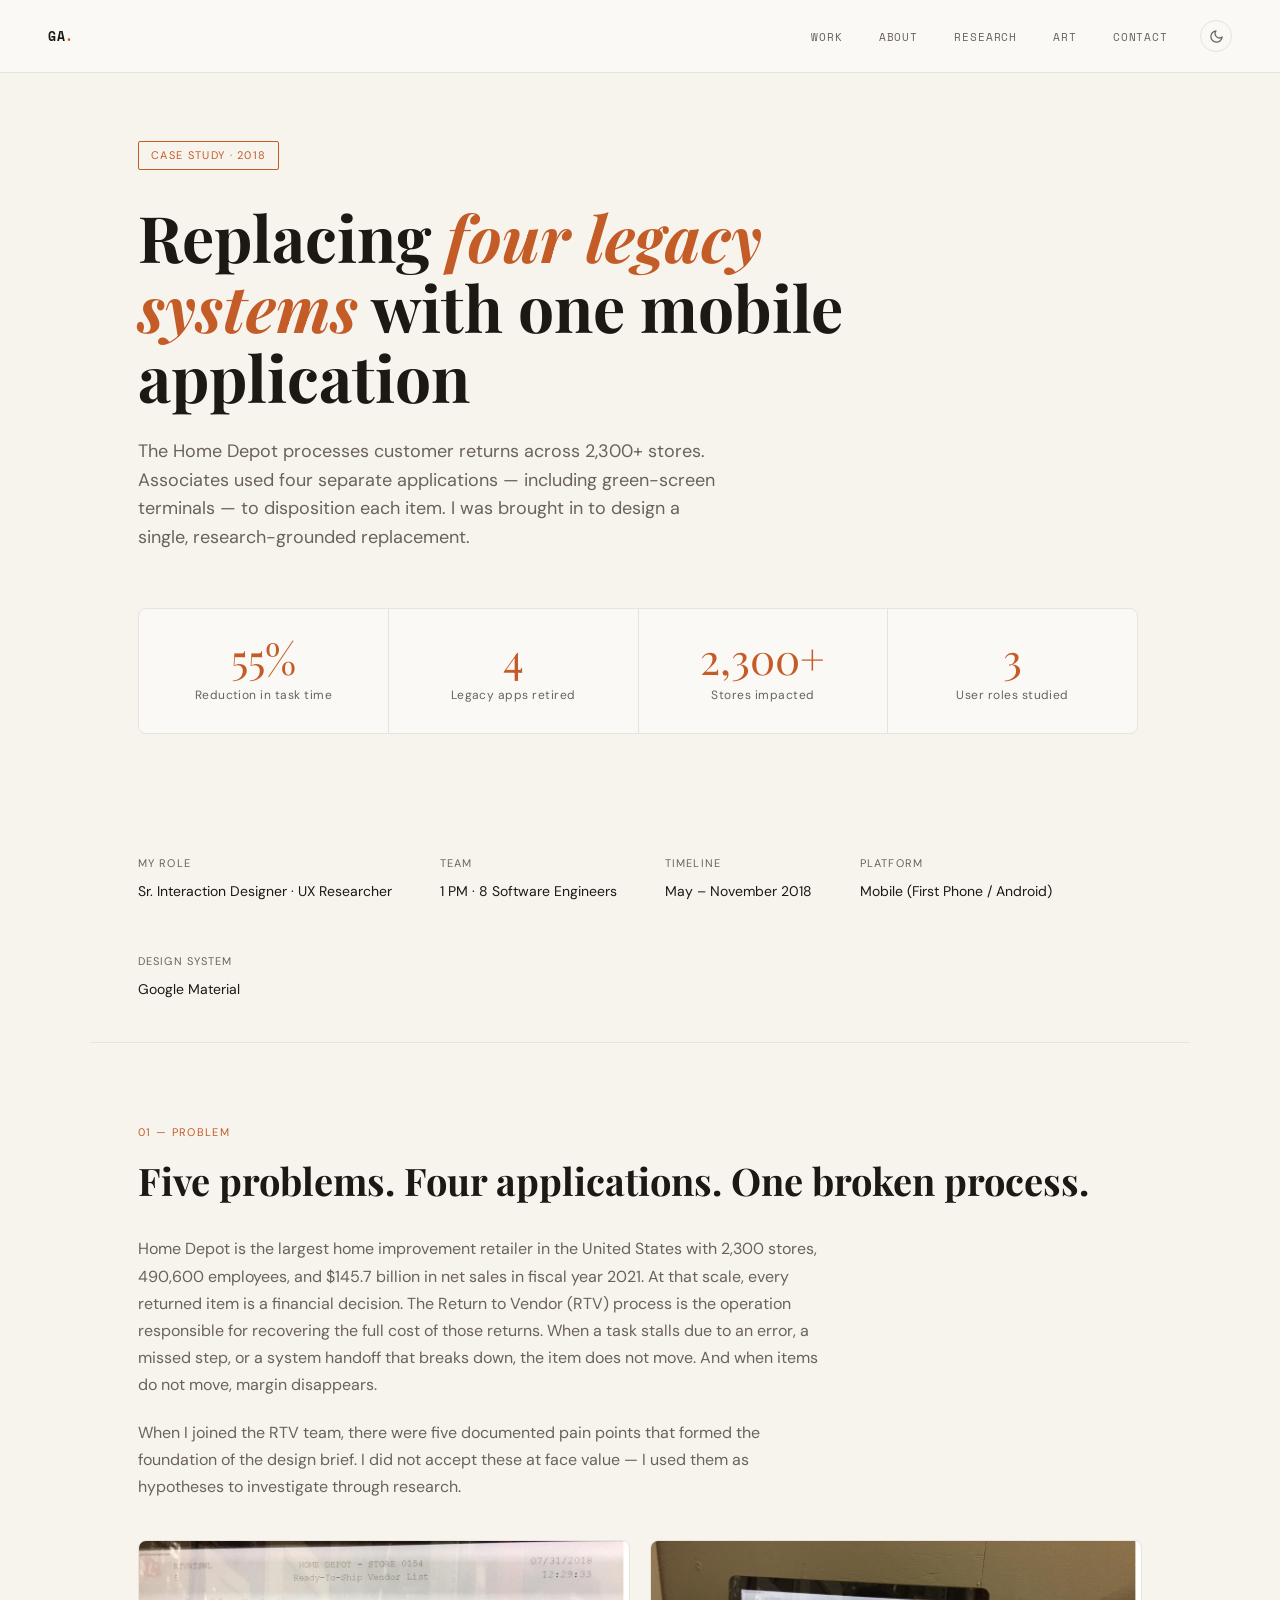
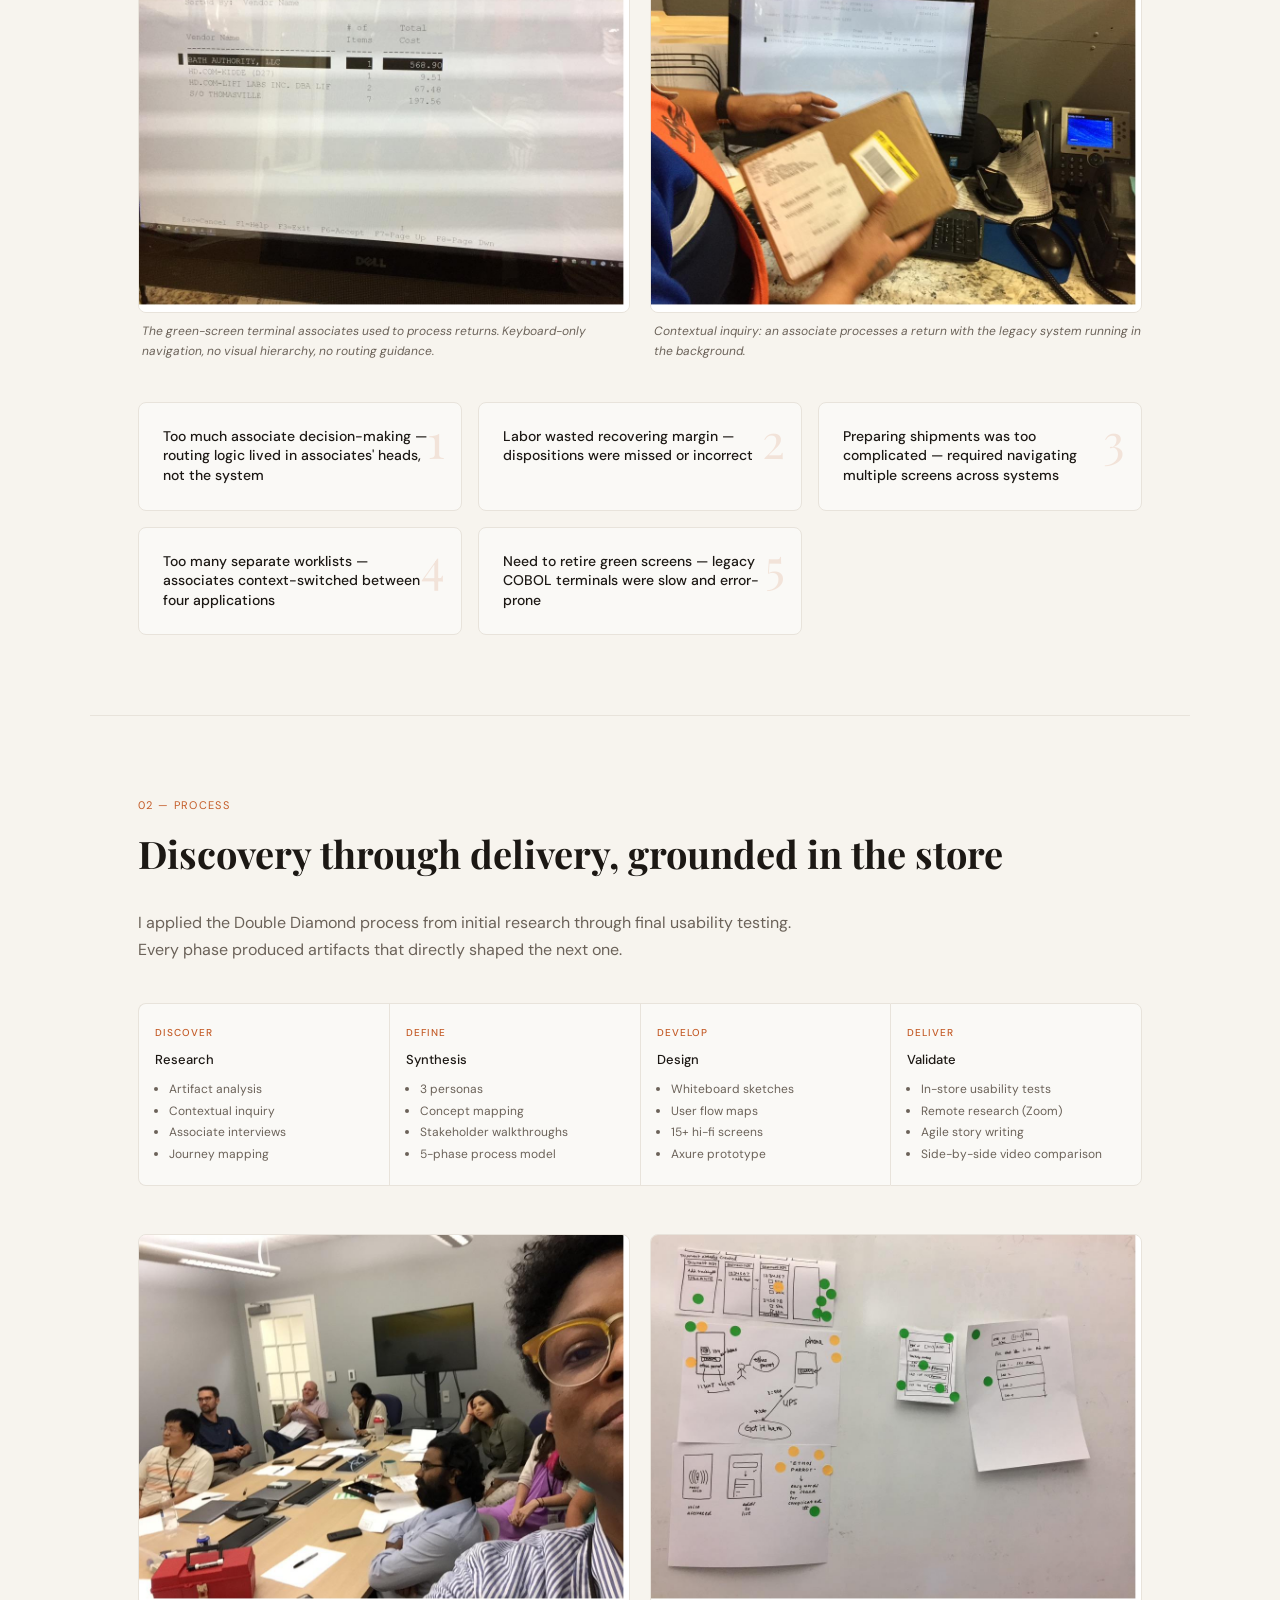
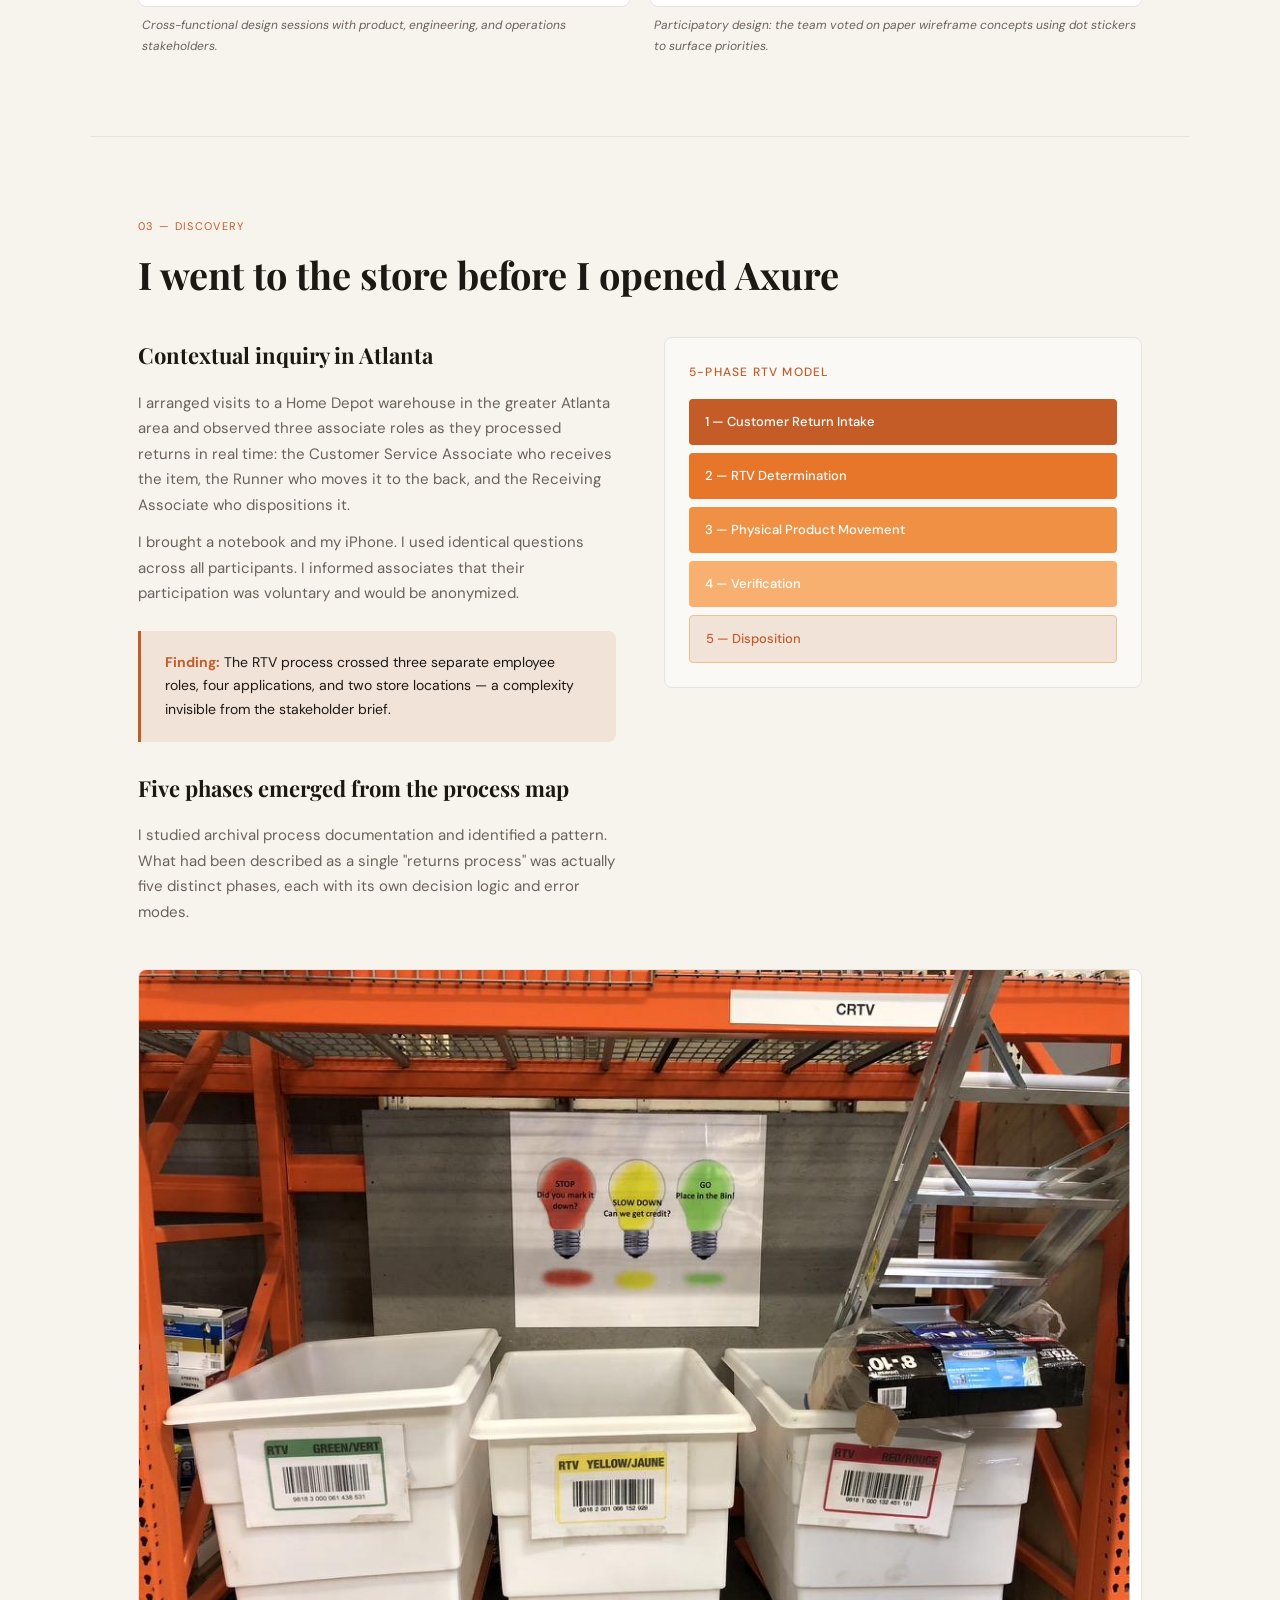
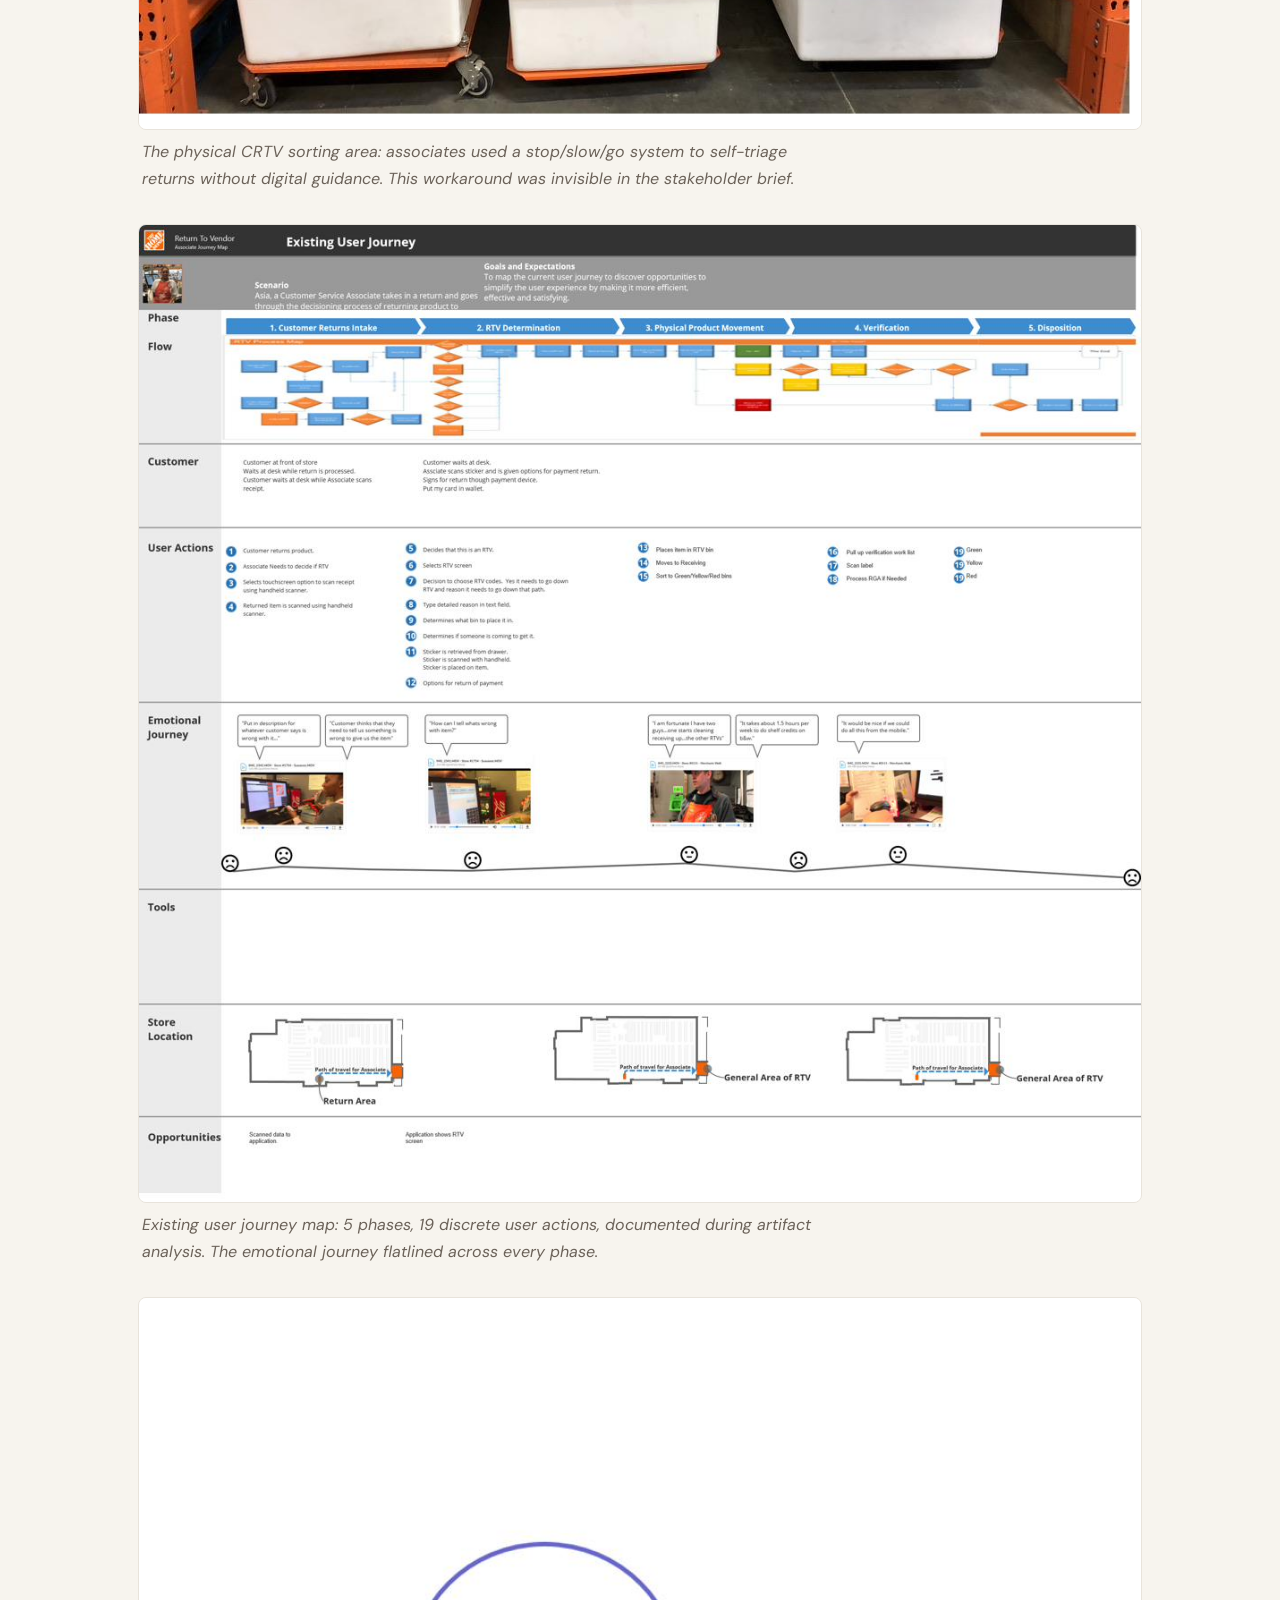
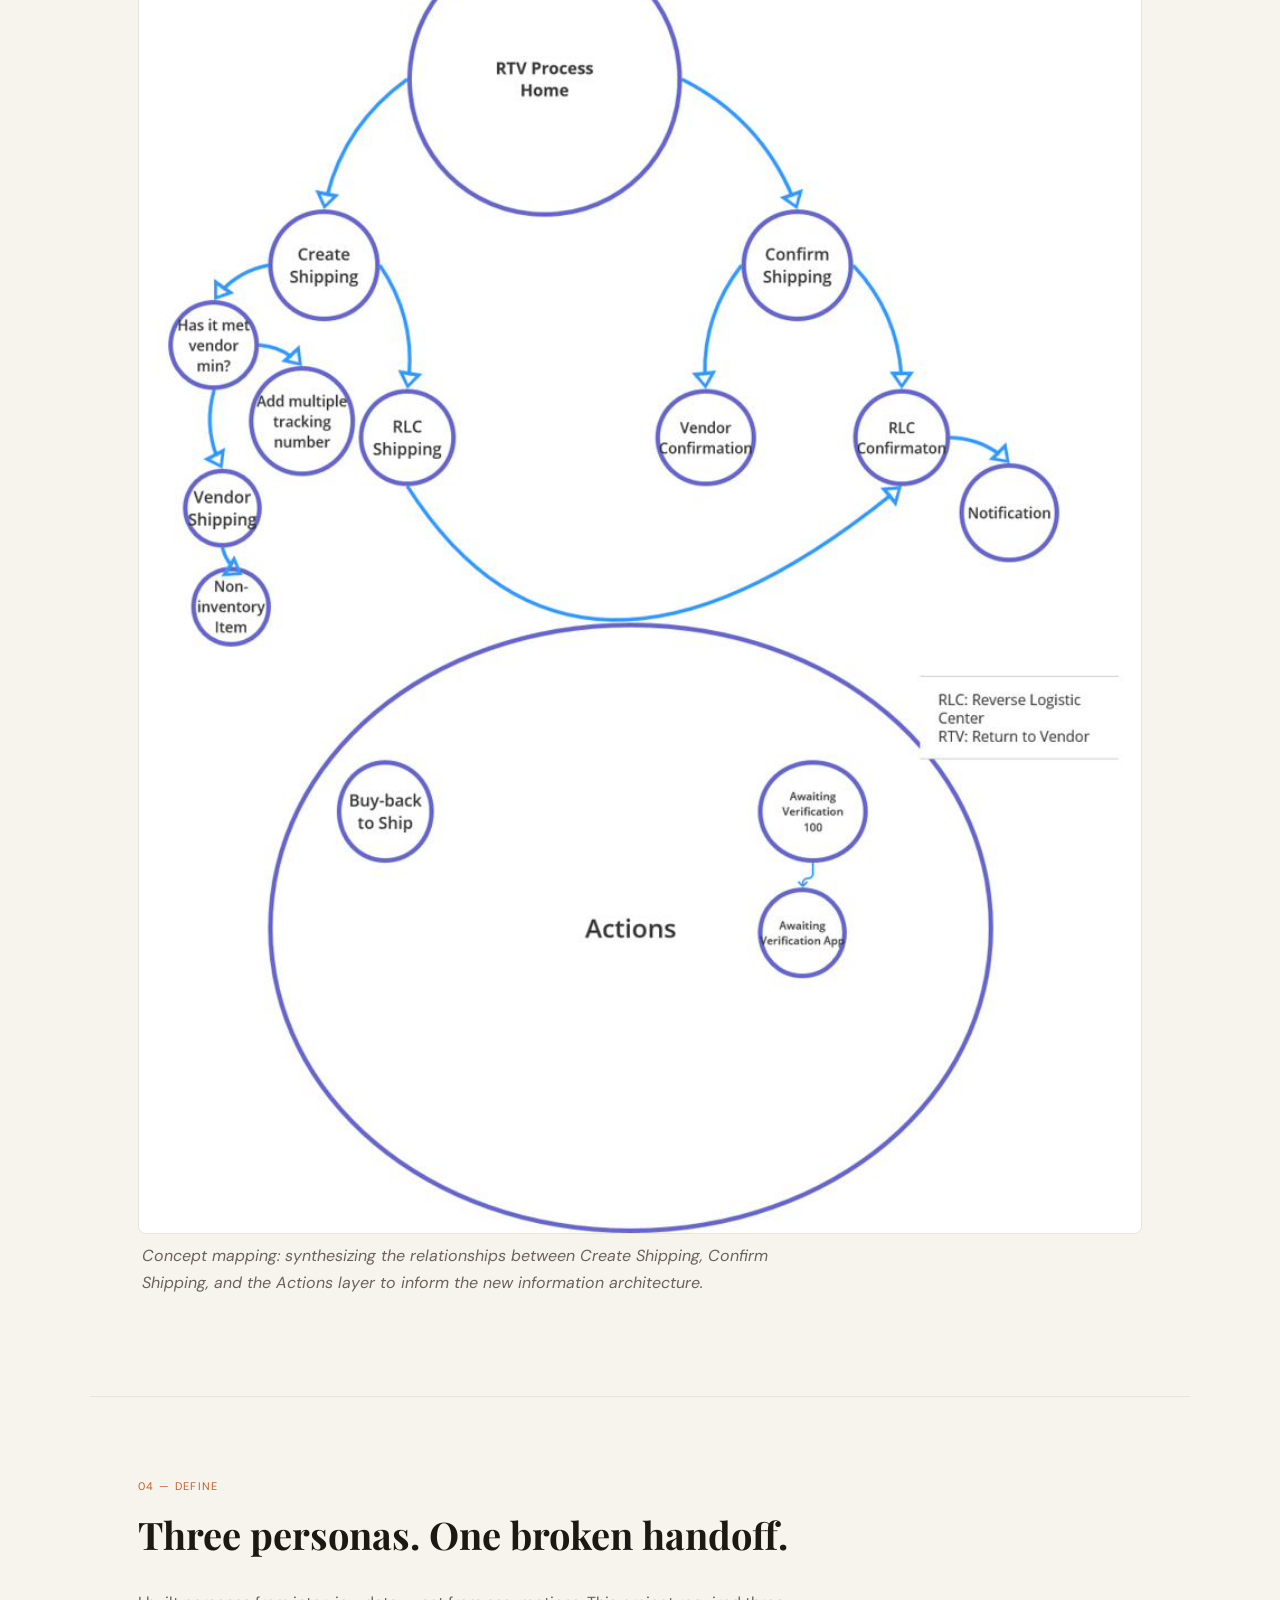
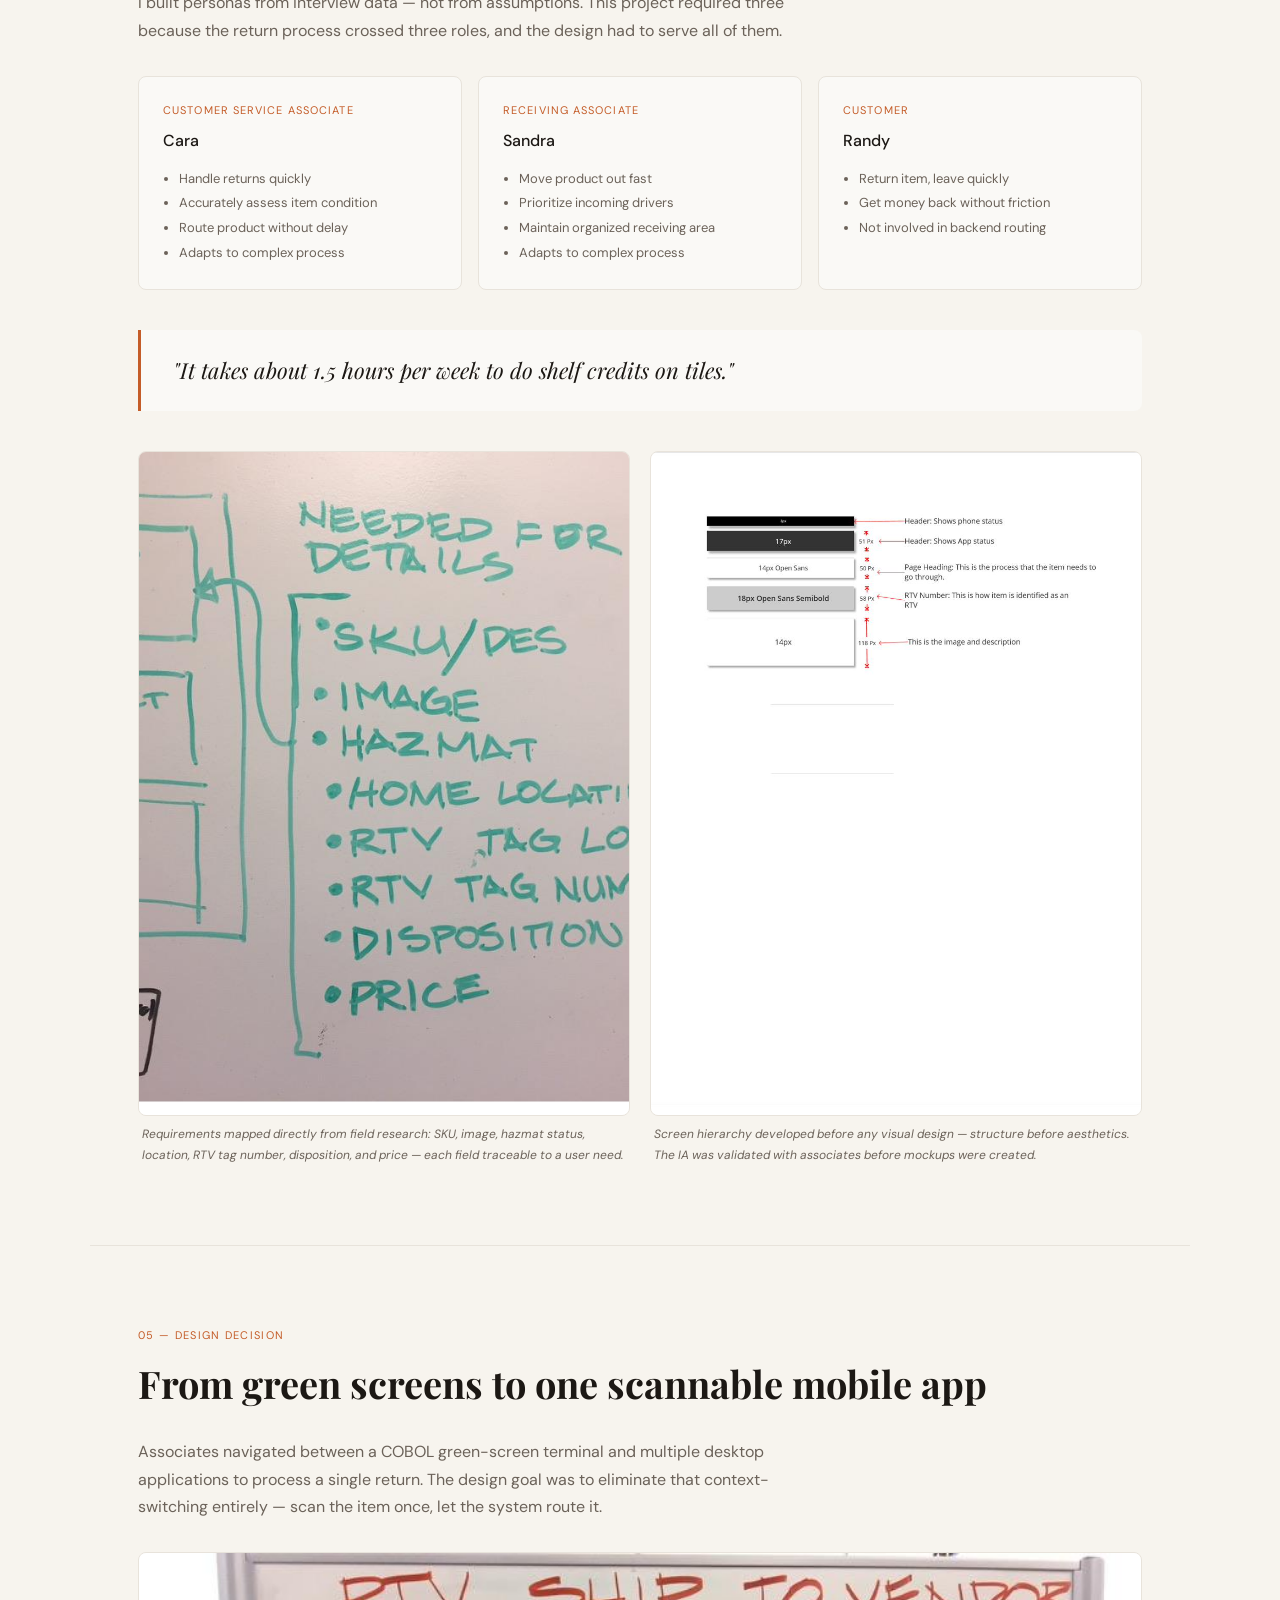
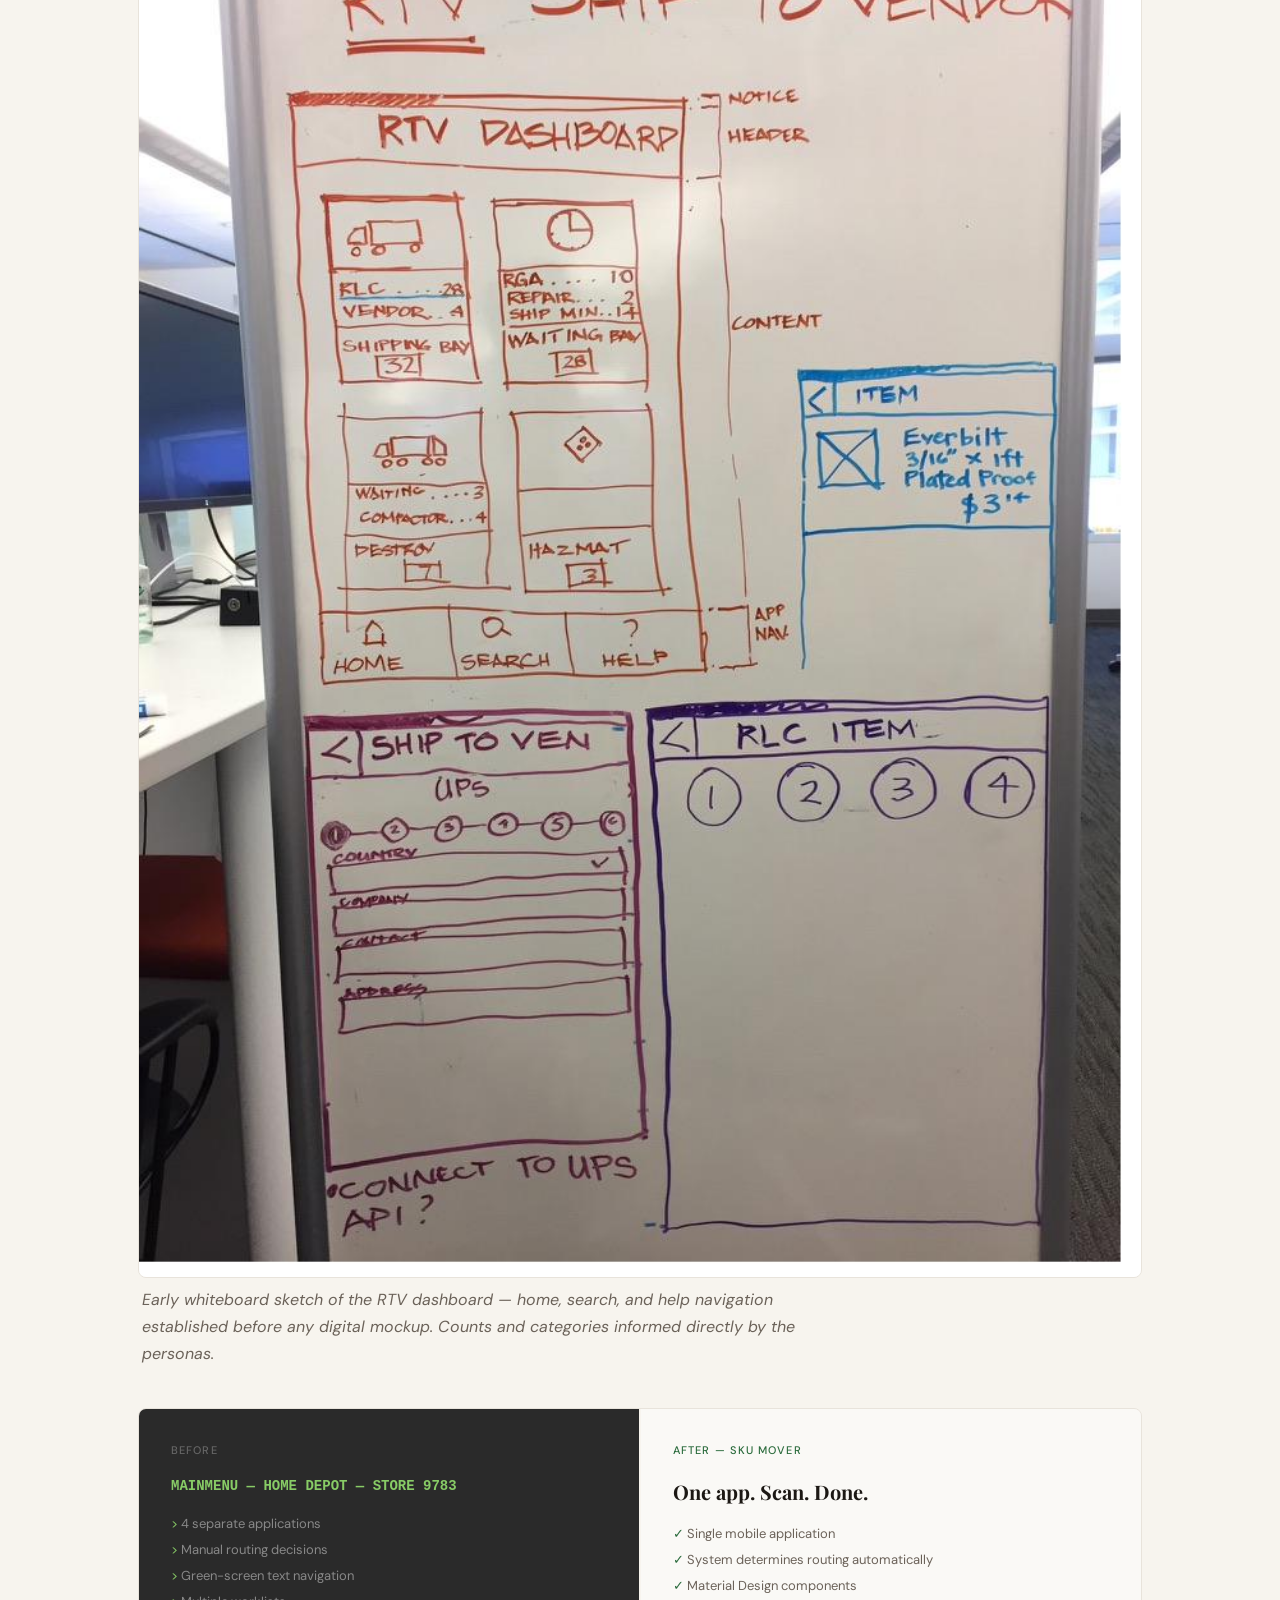
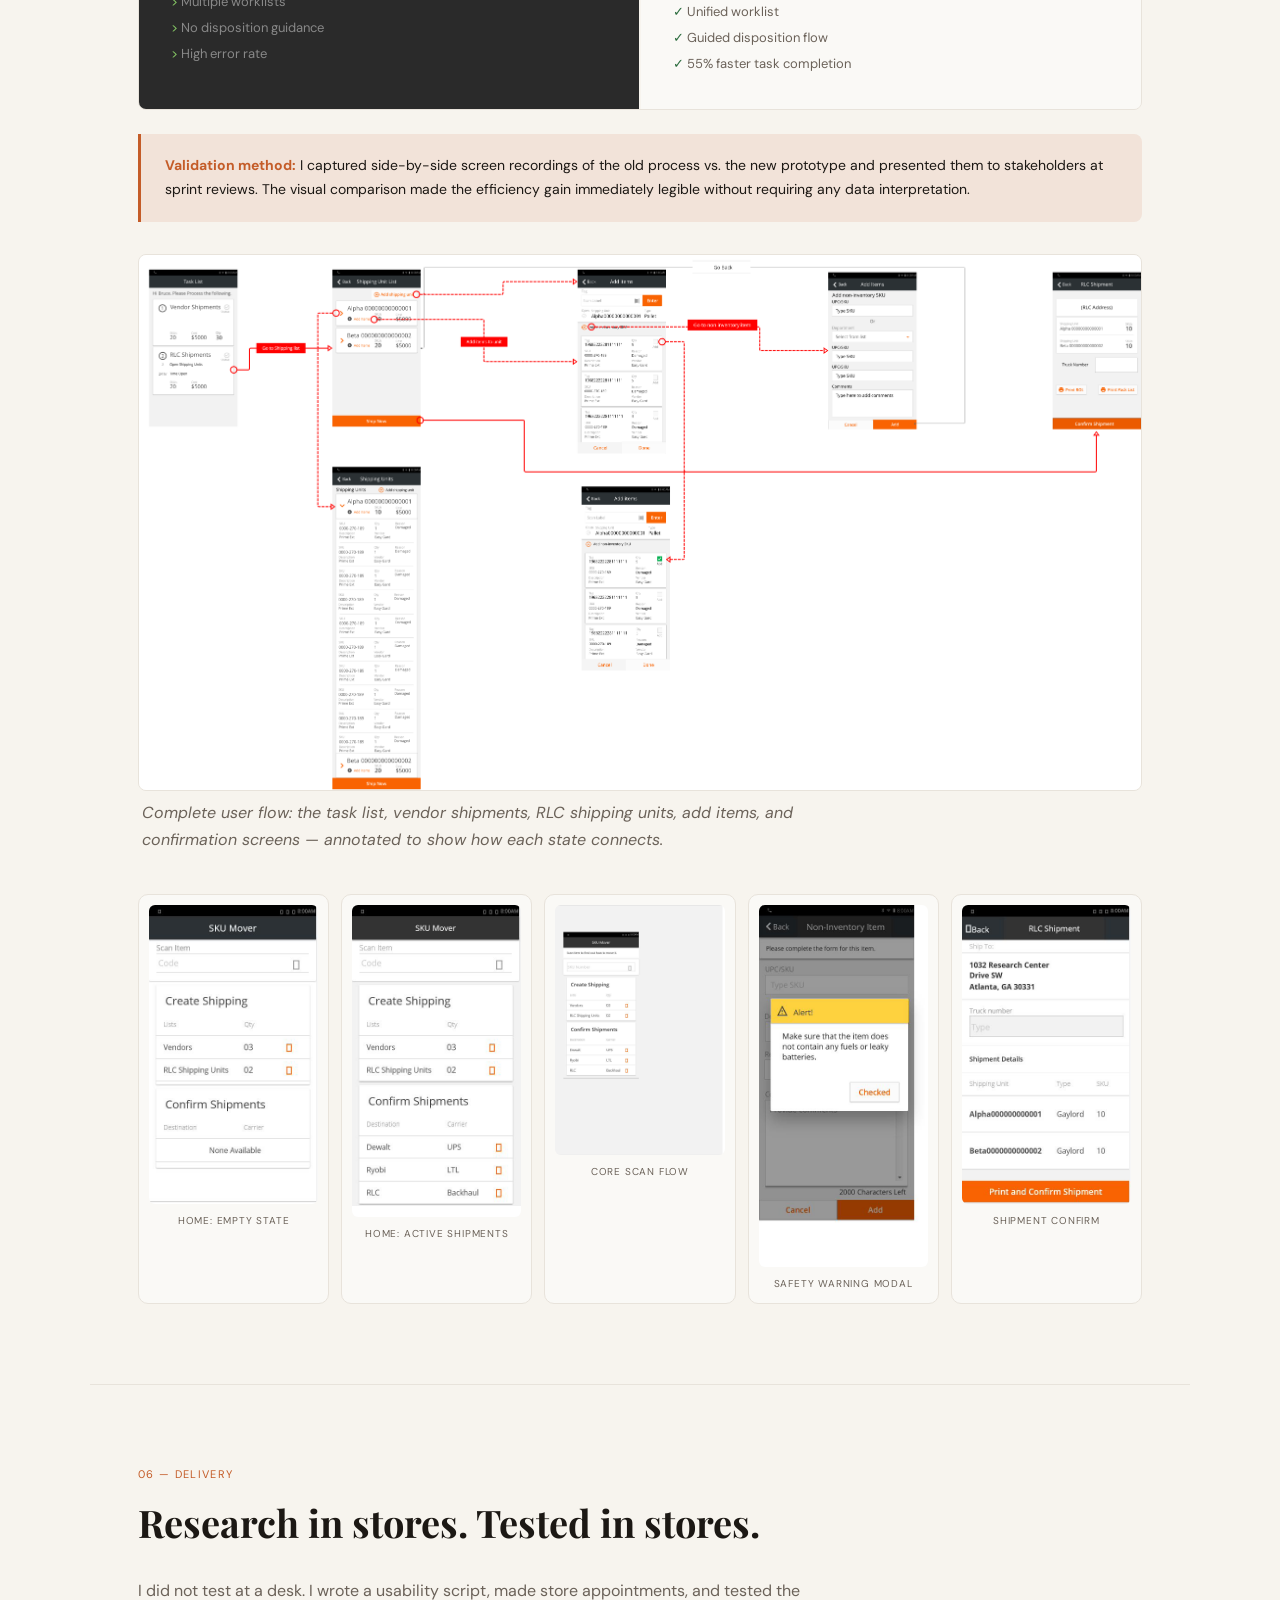
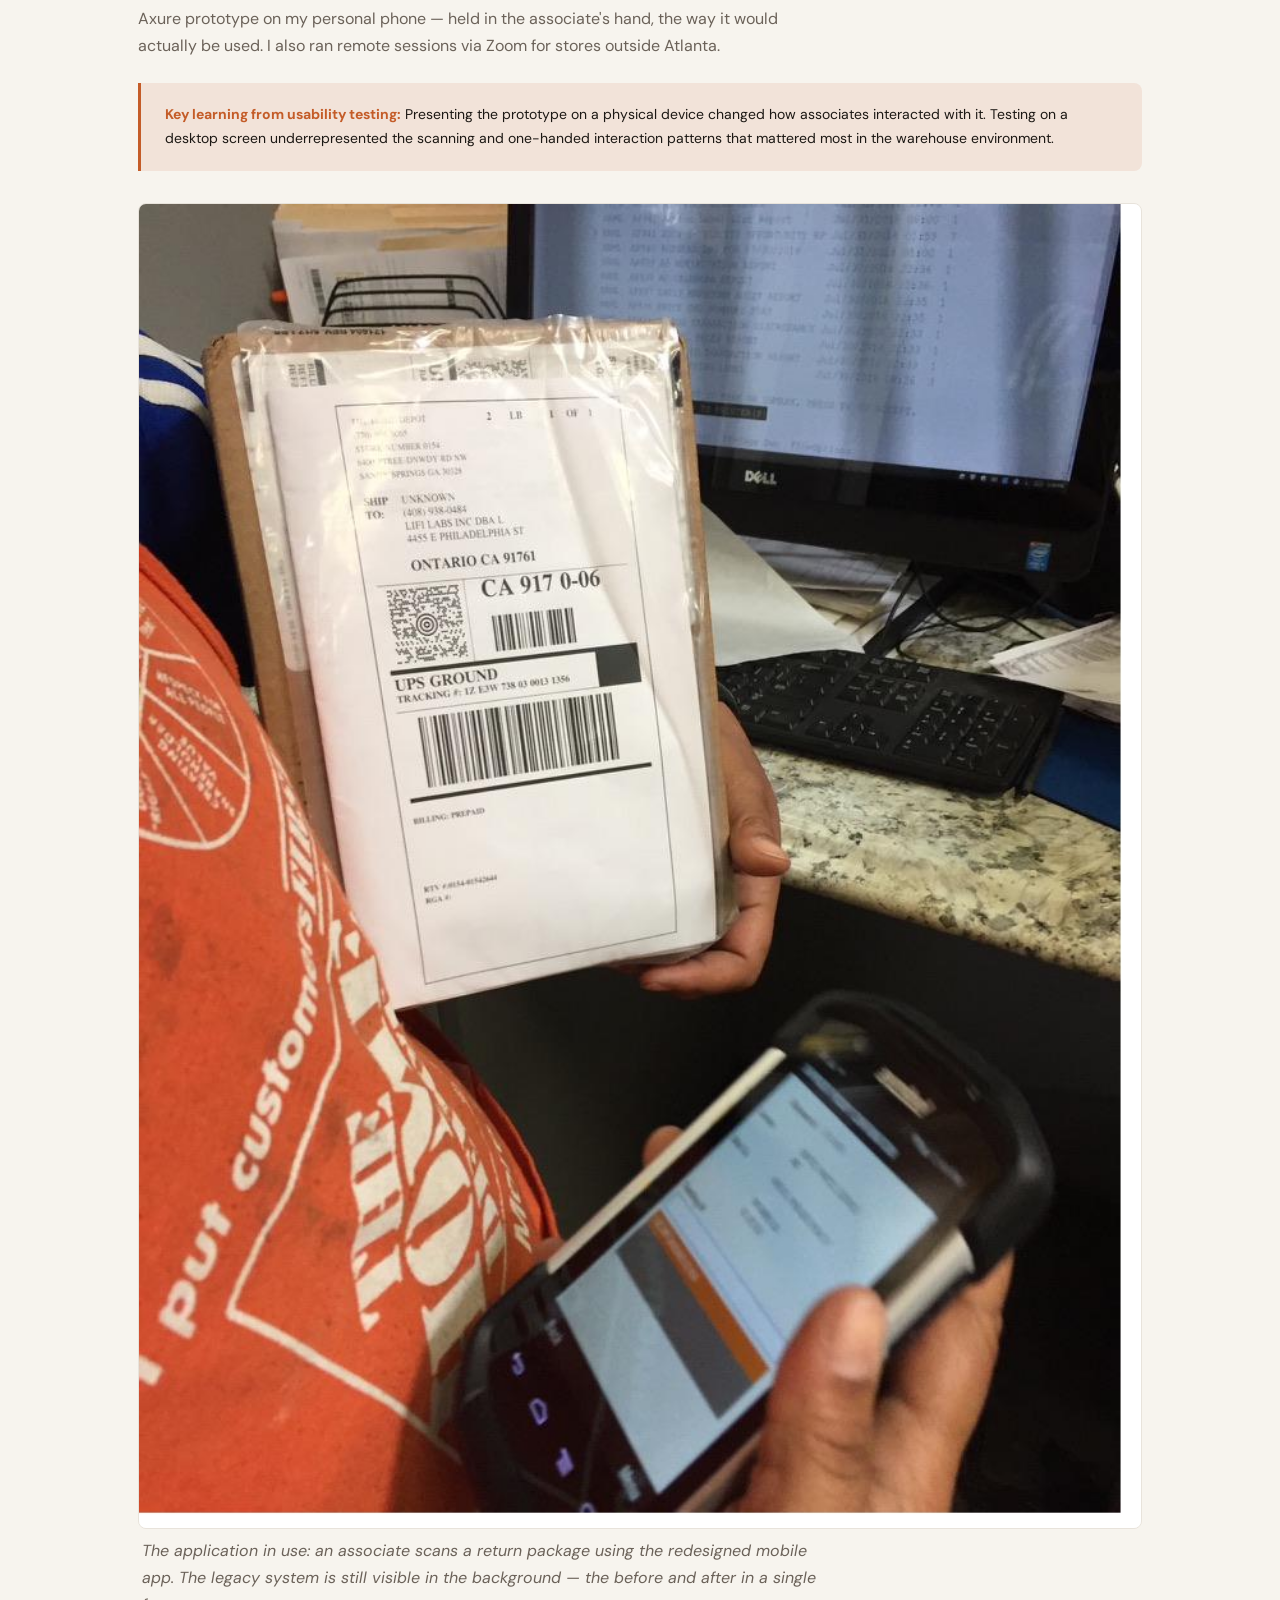
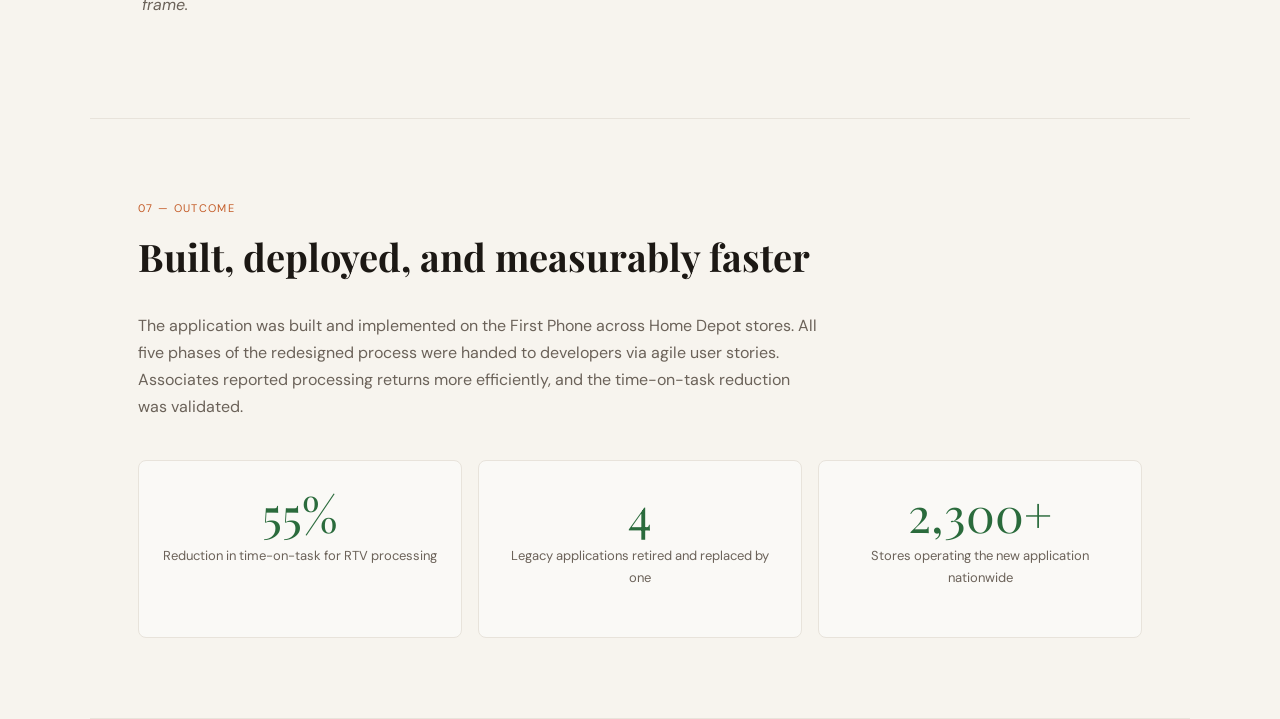
<file: HomeDepot_RTV_CaseStudy.html>
<!DOCTYPE html>
<html lang="en" data-theme="dark">
<head>
<meta charset="UTF-8">
<script src="theme.js"></script>
<meta name="viewport" content="width=device-width, initial-scale=1.0">
<title>Home Depot RTV — Geri Arnold</title>
<link rel="preconnect" href="https://fonts.googleapis.com">
<link href="https://fonts.googleapis.com/css2?family=Playfair+Display:ital,wght@0,400;0,700;1,400&family=DM+Sans:wght@300;400;500&family=Space+Mono:wght@400;700&display=swap" rel="stylesheet">
<link rel="stylesheet" href="case-study.css">
<style>
  :root {
    --orange: var(--accent);
    --orange-light: var(--accent-light);
    --dark: var(--ink);
    --mid: var(--ink-60);
    --light: var(--bg);
    --white: var(--surface);
  }
  *, *::before, *::after { box-sizing: border-box; margin: 0; padding: 0; }
  html { scroll-behavior: smooth; }
  body {
    font-family: 'DM Sans', sans-serif;
    background: var(--light);
    color: var(--dark);
    font-size: 16px;
    line-height: 1.7;
  }

  /* NAV */
  nav {
    position: fixed; top: 0; left: 0; right: 0; z-index: 100;
    display: flex; align-items: center; justify-content: space-between;
    padding: 20px 48px;
    background: color-mix(in srgb, var(--surface) 92%, transparent);
    backdrop-filter: blur(12px);
    border-bottom: 1px solid var(--border);
    transition: background-color 0.2s ease;
  }
  .nav-logo {
    font-family: 'Space Mono', monospace;
    font-size: 13px; font-weight: 700; letter-spacing: 0.05em;
    color: var(--dark); text-decoration: none;
  }
  .nav-logo span { color: var(--orange); }
  .nav-links { display: flex; gap: 36px; list-style: none; }
  .nav-links > li > a {
    font-family: 'Space Mono', monospace;
    font-size: 11px; letter-spacing: 0.08em; text-transform: uppercase;
    color: var(--mid); text-decoration: none; transition: color 0.2s;
    position: relative;
  }
  .nav-links > li > a::after {
    content: ''; position: absolute;
    bottom: -2px; left: 0; right: 0;
    height: 1px; background: var(--orange);
    transform: scaleX(0); transform-origin: left; transition: transform 0.25s;
  }
  .nav-links > li > a:hover { color: var(--dark); }
  .nav-links > li > a:hover::after { transform: scaleX(1); }
  .nav-dropdown { position: relative; }
  .nav-dropdown-menu {
    position: absolute; top: calc(100% + 16px); left: 50%;
    transform: translateX(-50%);
    background: var(--white); border: 1px solid var(--border);
    border-radius: 6px; padding: 8px 0; min-width: 220px;
    opacity: 0; visibility: hidden;
    transition: opacity 0.2s, visibility 0.2s;
    box-shadow: 0 8px 24px rgba(0,0,0,0.08); z-index: 200;
  }
  .nav-dropdown:hover .nav-dropdown-menu { opacity: 1; visibility: visible; }
  .nav-dropdown-menu a {
    display: block; padding: 10px 16px;
    font-family: 'Space Mono', monospace;
    font-size: 11px; letter-spacing: 0.06em; text-transform: uppercase;
    color: var(--mid); text-decoration: none;
    transition: color 0.15s, background 0.15s;
  }
  .nav-dropdown-menu a:hover { color: var(--orange); background: var(--orange-light); }
  .nav-dropdown-menu a.nav-active { color: var(--orange); }
  @media (max-width: 768px) {
    .nav-links { display: none; }
  }

  /* HERO */
  .hero {
    padding: 140px 48px 80px;
    max-width: 1100px;
    margin: 0 auto;
  }
  .hero-tag {
    display: inline-block;
    font-size: 11px;
    letter-spacing: 0.12em;
    text-transform: uppercase;
    color: var(--orange);
    border: 1px solid var(--orange);
    padding: 4px 12px;
    border-radius: 2px;
    margin-bottom: 32px;
  }
  .hero h1 {
    font-family: 'Playfair Display', serif;
    font-size: clamp(36px, 5vw, 64px);
    line-height: 1.1;
    color: var(--dark);
    max-width: 800px;
    margin-bottom: 24px;
  }
  .hero h1 em { font-style: italic; color: var(--orange); }
  .hero-sub {
    font-size: 18px;
    color: var(--mid);
    max-width: 580px;
    line-height: 1.6;
    margin-bottom: 56px;
  }

  /* METRICS ROW */
  .metrics {
    display: grid;
    grid-template-columns: repeat(4, 1fr);
    gap: 1px;
    background: var(--border);
    border: 1px solid var(--border);
    border-radius: 8px;
    overflow: hidden;
    max-width: 1000px;
  }
  .metric {
    background: var(--white);
    padding: 28px 24px;
    text-align: center;
  }
  .metric-number {
    font-family: 'Playfair Display', serif;
    font-size: 42px;
    color: var(--orange);
    line-height: 1;
    margin-bottom: 6px;
  }
  .metric-label { font-size: 12px; color: var(--mid); letter-spacing: 0.04em; }

  /* ROLE ROW */
  .meta-row {
    display: flex; gap: 48px; flex-wrap: wrap;
    padding: 40px 48px;
    max-width: 1100px; margin: 0 auto;
    border-bottom: 1px solid var(--border);
  }
  .meta-item label { font-size: 11px; text-transform: uppercase; letter-spacing: 0.1em; color: var(--mid); display: block; margin-bottom: 4px; }
  .meta-item span { font-size: 14px; color: var(--dark); }

  /* SECTIONS */
  .section {
    max-width: 1100px; margin: 0 auto;
    padding: 80px 48px;
    border-bottom: 1px solid var(--border);
  }
  .section:last-child { border-bottom: none; }

  .section-number {
    font-size: 11px; letter-spacing: 0.12em; text-transform: uppercase;
    color: var(--orange); margin-bottom: 16px; display: block;
  }
  .section h2 {
    font-family: 'Playfair Display', serif;
    font-size: clamp(26px, 3vw, 38px);
    color: var(--dark);
    margin-bottom: 32px;
    line-height: 1.2;
  }
  .section p {
    font-size: 16px; color: var(--mid);
    max-width: 680px; margin-bottom: 20px;
  }

  /* PROBLEMS GRID */
  .problems-grid {
    display: grid; grid-template-columns: repeat(auto-fit, minmax(260px, 1fr));
    gap: 16px; margin-top: 40px;
  }
  .problem-card {
    background: var(--white);
    border: 1px solid var(--border);
    border-radius: 8px;
    padding: 24px;
    position: relative;
  }
  .problem-card::before {
    content: attr(data-num);
    font-family: 'Playfair Display', serif;
    font-size: 48px;
    color: var(--orange-light);
    position: absolute;
    top: 12px; right: 16px;
    line-height: 1;
  }
  .problem-card h3 { font-size: 14px; font-weight: 500; color: var(--dark); line-height: 1.4; }

  /* PROCESS TIMELINE */
  .process-steps {
    display: flex; gap: 0; margin-top: 40px;
    overflow-x: auto; padding-bottom: 8px;
  }
  .step {
    flex: 1; min-width: 160px;
    background: var(--white);
    border: 1px solid var(--border);
    border-right: none;
    padding: 20px 16px;
    position: relative;
  }
  .step:last-child { border-right: 1px solid var(--border); border-radius: 0 8px 8px 0; }
  .step:first-child { border-radius: 8px 0 0 8px; }
  .step-phase {
    font-size: 10px; text-transform: uppercase; letter-spacing: 0.1em;
    color: var(--orange); font-weight: 500; margin-bottom: 8px; display: block;
  }
  .step h3 { font-size: 13px; font-weight: 500; color: var(--dark); margin-bottom: 8px; }
  .step ul { font-size: 12px; color: var(--mid); padding-left: 14px; line-height: 1.8; }

  /* TWO COL */
  .two-col { display: grid; grid-template-columns: 1fr 1fr; gap: 48px; align-items: start; margin-top: 40px; }
  .two-col-text h3 { font-family: 'Playfair Display', serif; font-size: 22px; margin-bottom: 16px; }
  .two-col-text p { font-size: 15px; color: var(--mid); margin-bottom: 12px; }

  /* ARTIFACT CALLOUT */
  .artifact {
    background: var(--orange-light);
    border-left: 3px solid var(--orange);
    border-radius: 0 8px 8px 0;
    padding: 20px 24px;
    margin: 24px 0;
    font-size: 14px; color: var(--dark);
  }
  .artifact strong { color: var(--orange); }

  /* PERSONAS */
  .personas { display: grid; grid-template-columns: repeat(3, 1fr); gap: 16px; margin-top: 32px; }
  .persona-card {
    background: var(--white); border: 1px solid var(--border); border-radius: 8px; padding: 24px;
  }
  .persona-card .role { font-size: 11px; text-transform: uppercase; letter-spacing: 0.1em; color: var(--orange); margin-bottom: 8px; display: block; }
  .persona-card h3 { font-size: 16px; font-weight: 500; margin-bottom: 12px; }
  .persona-card ul { font-size: 13px; color: var(--mid); padding-left: 16px; line-height: 1.9; }

  /* COMPARISON */
  .comparison {
    display: grid; grid-template-columns: 1fr 1fr; gap: 2px;
    margin-top: 40px; border-radius: 8px; overflow: hidden; border: 1px solid var(--border);
  }
  .comp-col { padding: 32px; }
  .comp-col.old { background: #2A2A2A; color: #AAA; }
  .comp-col.new { background: var(--white); }
  .comp-label {
    font-size: 11px; text-transform: uppercase; letter-spacing: 0.1em;
    margin-bottom: 16px; display: block; font-weight: 500;
  }
  .comp-col.old .comp-label { color: #666; }
  .comp-col.new .comp-label { color: var(--green); }
  .comp-col.old h3 { font-family: 'Courier New', monospace; font-size: 14px; color: #88CC66; margin-bottom: 12px; }
  .comp-col.new h3 { font-family: 'Playfair Display', serif; font-size: 20px; color: var(--dark); margin-bottom: 12px; }
  .comp-list { font-size: 13px; line-height: 2; padding-left: 0; list-style: none; }
  .comp-col.old .comp-list li { color: #888; }
  .comp-col.old .comp-list li::before { content: "> "; color: #88CC66; }
  .comp-col.new .comp-list li { color: var(--mid); }
  .comp-col.new .comp-list li::before { content: "✓ "; color: var(--green); }

  /* OUTCOME */
  .outcome-grid { display: grid; grid-template-columns: repeat(3, 1fr); gap: 16px; margin-top: 40px; }
  .outcome-card {
    background: var(--white); border: 1px solid var(--border); border-radius: 8px;
    padding: 28px 24px; text-align: center;
  }
  .outcome-big {
    font-family: 'Playfair Display', serif; font-size: 48px;
    color: var(--green); line-height: 1; margin-bottom: 8px;
  }
  .outcome-card p { font-size: 13px; color: var(--mid); max-width: none; }

  /* QUOTE */
  .pullquote {
    border-left: 3px solid var(--orange);
    padding: 24px 32px;
    margin: 40px 0;
    font-family: 'Playfair Display', serif;
    font-size: 22px; font-style: italic;
    color: var(--dark); line-height: 1.5;
    background: var(--white);
    border-radius: 0 8px 8px 0;
  }

  /* ── IMAGES ──────────────────────────────────────────────────── */
  .img-full {
    width: 100%;
    border-radius: 8px;
    border: 1px solid var(--border);
    display: block;
    margin-top: 32px;
  }
  .img-caption {
    font-size: 12px;
    color: var(--mid);
    font-style: italic;
    margin-top: 8px;
    margin-bottom: 32px;
    padding-left: 4px;
  }
  .img-grid {
    display: grid;
    grid-template-columns: 1fr 1fr;
    gap: 20px;
    margin-top: 40px;
  }
  .img-grid figure { display: flex; flex-direction: column; }
  .img-grid figure img {
    width: 100%;
    border-radius: 8px;
    border: 1px solid var(--border);
    display: block;
    margin-bottom: 8px;
    flex: 1;
    object-fit: cover;
  }
  .img-grid figcaption {
    font-size: 12px;
    color: var(--mid);
    font-style: italic;
    padding-left: 4px;
  }
  .phone-gallery {
    display: grid;
    grid-template-columns: repeat(5, 1fr);
    gap: 12px;
    margin-top: 40px;
  }
  .phone-gallery figure {
    background: var(--white);
    border: 1px solid var(--border);
    border-radius: 10px;
    padding: 10px 10px 12px;
    display: flex;
    flex-direction: column;
    align-items: center;
  }
  .phone-gallery img {
    width: 100%;
    border-radius: 6px;
    display: block;
    margin-bottom: 10px;
  }
  .phone-gallery figcaption {
    font-size: 10px;
    color: var(--mid);
    text-transform: uppercase;
    letter-spacing: 0.08em;
    line-height: 1.4;
    text-align: center;
  }

  /* SCROLL ANIMATION */
  .fade-up {
    opacity: 0; transform: translateY(24px);
    transition: opacity 0.6s ease, transform 0.6s ease;
  }
  .fade-up.visible { opacity: 1; transform: translateY(0); }

  @media (max-width: 768px) {
    nav { padding: 16px 20px; }
    .hero, .section, .meta-row { padding-left: 20px; padding-right: 20px; }
    .metrics { grid-template-columns: 1fr 1fr; }
    .two-col, .comparison, .personas, .outcome-grid { grid-template-columns: 1fr; }
    .process-steps { flex-direction: column; }
    .step { border-right: 1px solid var(--border); border-bottom: none; border-radius: 0; }
    .step:first-child { border-radius: 8px 8px 0 0; }
    .step:last-child { border-radius: 0 0 8px 8px; border-bottom: 1px solid var(--border); }
    .img-grid { grid-template-columns: 1fr; }
    .phone-gallery { grid-template-columns: repeat(2, 1fr); }
  }
</style>
</head>
<body>

<nav>
  <a href="GeriArnold_Portfolio.html" class="nav-logo">GA<span>.</span></a>
  <div class="nav-right">
    <ul class="nav-links">
      <li class="nav-dropdown">
        <a href="GeriArnold_Portfolio.html#work">Work</a>
        <div class="nav-dropdown-menu">
          <a href="HomeDepot_RTV_CaseStudy.html" class="nav-active">Home Depot · RTV</a>
          <a href="CMS_BusinessRules_CaseStudy.html">Flexion · CMS</a>
          <a href="HealthInsurance_IDP_CaseStudy.html">Health Insurance · IDP</a>
        </div>
      </li>
      <li><a href="About_GeriArnold.html">About</a></li>
      <li><a href="https://geriarnold.myportfolio.com/research" target="_blank">Research</a></li>
      <li><a href="https://geriarnold.myportfolio.com/art" target="_blank">Art</a></li>
      <li><a href="GeriArnold_Portfolio.html#contact">Contact</a></li>
    </ul>
    <button class="theme-toggle" type="button" aria-label="Toggle color theme" onclick="toggleTheme()">
      <svg class="icon-sun" viewBox="0 0 24 24" fill="none" stroke="currentColor" stroke-width="2" stroke-linecap="round" stroke-linejoin="round"><circle cx="12" cy="12" r="4"/><path d="M12 2v2M12 20v2M4.93 4.93l1.41 1.41M17.66 17.66l1.41 1.41M2 12h2M20 12h2M6.34 17.66l-1.41 1.41M19.07 4.93l-1.41 1.41"/></svg>
      <svg class="icon-moon" viewBox="0 0 24 24" fill="none" stroke="currentColor" stroke-width="2" stroke-linecap="round" stroke-linejoin="round"><path d="M21 12.79A9 9 0 1 1 11.21 3 7 7 0 0 0 21 12.79z"/></svg>
    </button>
  </div>
</nav>

<!-- HERO -->
<section class="hero fade-up">
  <span class="hero-tag">Case Study · 2018</span>
  <h1>Replacing <em>four legacy systems</em> with one mobile application</h1>
  <p class="hero-sub">The Home Depot processes customer returns across 2,300+ stores. Associates used four separate applications — including green-screen terminals — to disposition each item. I was brought in to design a single, research-grounded replacement.</p>
  <div class="metrics">
    <div class="metric">
      <div class="metric-number">55%</div>
      <div class="metric-label">Reduction in task time</div>
    </div>
    <div class="metric">
      <div class="metric-number">4</div>
      <div class="metric-label">Legacy apps retired</div>
    </div>
    <div class="metric">
      <div class="metric-number">2,300+</div>
      <div class="metric-label">Stores impacted</div>
    </div>
    <div class="metric">
      <div class="metric-number">3</div>
      <div class="metric-label">User roles studied</div>
    </div>
  </div>
</section>

<!-- META -->
<div class="meta-row fade-up">
  <div class="meta-item"><label>My Role</label><span>Sr. Interaction Designer · UX Researcher</span></div>
  <div class="meta-item"><label>Team</label><span>1 PM · 8 Software Engineers</span></div>
  <div class="meta-item"><label>Timeline</label><span>May – November 2018</span></div>
  <div class="meta-item"><label>Platform</label><span>Mobile (First Phone / Android)</span></div>
  <div class="meta-item"><label>Design System</label><span>Google Material</span></div>
</div>

<!-- THE PROBLEM -->
<section class="section fade-up">
  <span class="section-number">01 — Problem</span>
  <h2>Five problems. Four applications. One broken process.</h2>

  <p>Home Depot is the largest home improvement retailer in the United States with 2,300 stores, 490,600 employees, and $145.7 billion in net sales in fiscal year 2021. At that scale, every returned item is a financial decision. The Return to Vendor (RTV) process is the operation responsible for recovering the full cost of those returns. When a task stalls due to an error, a missed step, or a system handoff that breaks down, the item does not move. And when items do not move, margin disappears.</p>

  <p>When I joined the RTV team, there were five documented pain points that formed the foundation of the design brief. I did not accept these at face value — I used them as hypotheses to investigate through research.</p>

  <!-- Before state images -->
  <div class="img-grid">
    <figure>
      <img src="images/green_screen_vendor_list.jpeg" alt="Legacy green-screen vendor list at Home Depot Store 0154">
      <figcaption>The green-screen terminal associates used to process returns. Keyboard-only navigation, no visual hierarchy, no routing guidance.</figcaption>
    </figure>
    <figure>
      <img src="images/associate_legacy_screen.jpeg" alt="Associate holding a return package with the legacy system visible behind them">
      <figcaption>Contextual inquiry: an associate processes a return with the legacy system running in the background.</figcaption>
    </figure>
  </div>

  <div class="problems-grid">
    <div class="problem-card" data-num="1"><h3>Too much associate decision-making — routing logic lived in associates' heads, not the system</h3></div>
    <div class="problem-card" data-num="2"><h3>Labor wasted recovering margin — dispositions were missed or incorrect</h3></div>
    <div class="problem-card" data-num="3"><h3>Preparing shipments was too complicated — required navigating multiple screens across systems</h3></div>
    <div class="problem-card" data-num="4"><h3>Too many separate worklists — associates context-switched between four applications</h3></div>
    <div class="problem-card" data-num="5"><h3>Need to retire green screens — legacy COBOL terminals were slow and error-prone</h3></div>
  </div>
</section>

<!-- PROCESS -->
<section class="section fade-up">
  <span class="section-number">02 — Process</span>
  <h2>Discovery through delivery, grounded in the store</h2>
  <p>I applied the Double Diamond process from initial research through final usability testing. Every phase produced artifacts that directly shaped the next one.</p>
  <div class="process-steps">
    <div class="step">
      <span class="step-phase">Discover</span>
      <h3>Research</h3>
      <ul>
        <li>Artifact analysis</li>
        <li>Contextual inquiry</li>
        <li>Associate interviews</li>
        <li>Journey mapping</li>
      </ul>
    </div>
    <div class="step">
      <span class="step-phase">Define</span>
      <h3>Synthesis</h3>
      <ul>
        <li>3 personas</li>
        <li>Concept mapping</li>
        <li>Stakeholder walkthroughs</li>
        <li>5-phase process model</li>
      </ul>
    </div>
    <div class="step">
      <span class="step-phase">Develop</span>
      <h3>Design</h3>
      <ul>
        <li>Whiteboard sketches</li>
        <li>User flow maps</li>
        <li>15+ hi-fi screens</li>
        <li>Axure prototype</li>
      </ul>
    </div>
    <div class="step">
      <span class="step-phase">Deliver</span>
      <h3>Validate</h3>
      <ul>
        <li>In-store usability tests</li>
        <li>Remote research (Zoom)</li>
        <li>Agile story writing</li>
        <li>Side-by-side video comparison</li>
      </ul>
    </div>
  </div>

  <!-- Process photos -->
  <div class="img-grid">
    <figure>
      <img src="images/team_design_session.jpeg" alt="Cross-functional design session with stakeholders">
      <figcaption>Cross-functional design sessions with product, engineering, and operations stakeholders.</figcaption>
    </figure>
    <figure>
      <img src="images/paper_wireframes_voting.jpeg" alt="Paper wireframes with green and yellow dot voting">
      <figcaption>Participatory design: the team voted on paper wireframe concepts using dot stickers to surface priorities.</figcaption>
    </figure>
  </div>
</section>

<!-- RESEARCH -->
<section class="section fade-up">
  <span class="section-number">03 — Discovery</span>
  <h2>I went to the store before I opened Axure</h2>
  <div class="two-col">
    <div class="two-col-text">
      <h3>Contextual inquiry in Atlanta</h3>
      <p>I arranged visits to a Home Depot warehouse in the greater Atlanta area and observed three associate roles as they processed returns in real time: the Customer Service Associate who receives the item, the Runner who moves it to the back, and the Receiving Associate who dispositions it.</p>
      <p>I brought a notebook and my iPhone. I used identical questions across all participants. I informed associates that their participation was voluntary and would be anonymized.</p>
      <div class="artifact"><strong>Finding:</strong> The RTV process crossed three separate employee roles, four applications, and two store locations — a complexity invisible from the stakeholder brief.</div>
      <h3 style="margin-top:28px;">Five phases emerged from the process map</h3>
      <p>I studied archival process documentation and identified a pattern. What had been described as a single "returns process" was actually five distinct phases, each with its own decision logic and error modes.</p>
    </div>
    <div>
      <div style="background:var(--white); border:1px solid var(--border); border-radius:8px; padding:24px;">
        <p style="font-size:12px; text-transform:uppercase; letter-spacing:0.1em; color:var(--orange); margin-bottom:16px; font-weight:500;">5-Phase RTV Model</p>
        <div style="display:flex; flex-direction:column; gap:8px;">
          <div style="background:var(--orange); color:white; padding:12px 16px; border-radius:4px; font-size:13px; font-weight:500;">1 — Customer Return Intake</div>
          <div style="background:#E8762A; color:white; padding:12px 16px; border-radius:4px; font-size:13px; font-weight:500;">2 — RTV Determination</div>
          <div style="background:#F09044; color:white; padding:12px 16px; border-radius:4px; font-size:13px; font-weight:500;">3 — Physical Product Movement</div>
          <div style="background:#F8B070; color:white; padding:12px 16px; border-radius:4px; font-size:13px; font-weight:500;">4 — Verification</div>
          <div style="background:var(--orange-light); color:var(--orange); border:1px solid #F0C090; padding:12px 16px; border-radius:4px; font-size:13px; font-weight:500;">5 — Disposition</div>
        </div>
      </div>
    </div>
  </div>

  <!-- Field research photos -->
  <img src="images/crtv_bins_store.jpeg" alt="CRTV bins with red, yellow, and green traffic light visual aid" class="img-full">
  <p class="img-caption">The physical CRTV sorting area: associates used a stop/slow/go system to self-triage returns without digital guidance. This workaround was invisible in the stakeholder brief.</p>

  <img src="images/journey_map.png" alt="Existing user journey map documenting all 5 phases of the RTV process" class="img-full">
  <p class="img-caption">Existing user journey map: 5 phases, 19 discrete user actions, documented during artifact analysis. The emotional journey flatlined across every phase.</p>

  <img src="images/concept_mapping.png" alt="Concept mapping diagram showing relationships between RTV system components" class="img-full">
  <p class="img-caption">Concept mapping: synthesizing the relationships between Create Shipping, Confirm Shipping, and the Actions layer to inform the new information architecture.</p>
</section>

<!-- PERSONAS -->
<section class="section fade-up">
  <span class="section-number">04 — Define</span>
  <h2>Three personas. One broken handoff.</h2>
  <p>I built personas from interview data — not from assumptions. This project required three because the return process crossed three roles, and the design had to serve all of them.</p>
  <div class="personas">
    <div class="persona-card">
      <span class="role">Customer Service Associate</span>
      <h3>Cara</h3>
      <ul>
        <li>Handle returns quickly</li>
        <li>Accurately assess item condition</li>
        <li>Route product without delay</li>
        <li>Adapts to complex process</li>
      </ul>
    </div>
    <div class="persona-card">
      <span class="role">Receiving Associate</span>
      <h3>Sandra</h3>
      <ul>
        <li>Move product out fast</li>
        <li>Prioritize incoming drivers</li>
        <li>Maintain organized receiving area</li>
        <li>Adapts to complex process</li>
      </ul>
    </div>
    <div class="persona-card">
      <span class="role">Customer</span>
      <h3>Randy</h3>
      <ul>
        <li>Return item, leave quickly</li>
        <li>Get money back without friction</li>
        <li>Not involved in backend routing</li>
      </ul>
    </div>
  </div>
  <div class="pullquote">"It takes about 1.5 hours per week to do shelf credits on tiles."</div>

  <!-- Requirements & screen hierarchy -->
  <div class="img-grid">
    <figure>
      <img src="images/whiteboard_item_requirements.jpeg" alt="Whiteboard showing needed item detail fields mapped from research">
      <figcaption>Requirements mapped directly from field research: SKU, image, hazmat status, location, RTV tag number, disposition, and price — each field traceable to a user need.</figcaption>
    </figure>
    <figure>
      <img src="images/screen_hierarchy.png" alt="Screen hierarchy diagram showing the app information architecture">
      <figcaption>Screen hierarchy developed before any visual design — structure before aesthetics. The IA was validated with associates before mockups were created.</figcaption>
    </figure>
  </div>
</section>

<!-- OLD VS NEW -->
<section class="section fade-up">
  <span class="section-number">05 — Design Decision</span>
  <h2>From green screens to one scannable mobile app</h2>
  <p>Associates navigated between a COBOL green-screen terminal and multiple desktop applications to process a single return. The design goal was to eliminate that context-switching entirely — scan the item once, let the system route it.</p>

  <!-- Whiteboard sketch -->
  <img src="images/whiteboard_rtv_dashboard.jpeg" alt="Whiteboard sketch of the RTV Ship to Vendor dashboard with navigation" class="img-full">
  <p class="img-caption">Early whiteboard sketch of the RTV dashboard — home, search, and help navigation established before any digital mockup. Counts and categories informed directly by the personas.</p>

  <div class="comparison">
    <div class="comp-col old">
      <span class="comp-label">Before</span>
      <h3>MAINMENU — HOME DEPOT — STORE 9783</h3>
      <ul class="comp-list">
        <li>4 separate applications</li>
        <li>Manual routing decisions</li>
        <li>Green-screen text navigation</li>
        <li>Multiple worklists</li>
        <li>No disposition guidance</li>
        <li>High error rate</li>
      </ul>
    </div>
    <div class="comp-col new">
      <span class="comp-label">After — SKU Mover</span>
      <h3>One app. Scan. Done.</h3>
      <ul class="comp-list">
        <li>Single mobile application</li>
        <li>System determines routing automatically</li>
        <li>Material Design components</li>
        <li>Unified worklist</li>
        <li>Guided disposition flow</li>
        <li>55% faster task completion</li>
      </ul>
    </div>
  </div>

  <div class="artifact" style="margin-top:24px;"><strong>Validation method:</strong> I captured side-by-side screen recordings of the old process vs. the new prototype and presented them to stakeholders at sprint reviews. The visual comparison made the efficiency gain immediately legible without requiring any data interpretation.</div>

  <!-- User flow diagram -->
  <img src="images/app_user_flow_diagram.png" alt="Complete user flow diagram connecting all SKU Mover app screens" class="img-full">
  <p class="img-caption">Complete user flow: the task list, vendor shipments, RLC shipping units, add items, and confirmation screens — annotated to show how each state connects.</p>

  <!-- App screen gallery -->
  <div class="phone-gallery">
    <figure>
      <img src="images/app_home_empty.png" alt="SKU Mover home screen with no active shipments">
      <figcaption>Home: empty state</figcaption>
    </figure>
    <figure>
      <img src="images/app_home_populated.png" alt="SKU Mover home screen with active shipments">
      <figcaption>Home: active shipments</figcaption>
    </figure>
    <figure>
      <img src="images/app_scan_flow.png" alt="SKU Mover scan flow screen">
      <figcaption>Core scan flow</figcaption>
    </figure>
    <figure>
      <img src="images/app_safety_modal.png" alt="Non-inventory item safety warning modal">
      <figcaption>Safety warning modal</figcaption>
    </figure>
    <figure>
      <img src="images/app_shipment_confirm.png" alt="RLC shipment confirmation screen">
      <figcaption>Shipment confirm</figcaption>
    </figure>
  </div>
</section>

<!-- DELIVERY -->
<section class="section fade-up">
  <span class="section-number">06 — Delivery</span>
  <h2>Research in stores. Tested in stores.</h2>
  <p>I did not test at a desk. I wrote a usability script, made store appointments, and tested the Axure prototype on my personal phone — held in the associate's hand, the way it would actually be used. I also ran remote sessions via Zoom for stores outside Atlanta.</p>
  <div class="artifact"><strong>Key learning from usability testing:</strong> Presenting the prototype on a physical device changed how associates interacted with it. Testing on a desktop screen underrepresented the scanning and one-handed interaction patterns that mattered most in the warehouse environment.</div>

  <!-- In-field photo -->
  <img src="images/associate_scanning_mobile.jpeg" alt="Associate scanning a return package with the new mobile application" class="img-full">
  <p class="img-caption">The application in use: an associate scans a return package using the redesigned mobile app. The legacy system is still visible in the background — the before and after in a single frame.</p>
</section>

<!-- OUTCOME -->
<section class="section fade-up">
  <span class="section-number">07 — Outcome</span>
  <h2>Built, deployed, and measurably faster</h2>
  <p>The application was built and implemented on the First Phone across Home Depot stores. All five phases of the redesigned process were handed to developers via agile user stories. Associates reported processing returns more efficiently, and the time-on-task reduction was validated.</p>
  <div class="outcome-grid">
    <div class="outcome-card">
      <div class="outcome-big">55%</div>
      <p>Reduction in time-on-task for RTV processing</p>
    </div>
    <div class="outcome-card">
      <div class="outcome-big">4</div>
      <p>Legacy applications retired and replaced by one</p>
    </div>
    <div class="outcome-card">
      <div class="outcome-big">2,300+</div>
      <p>Stores operating the new application nationwide</p>
    </div>
  </div>
</section>

<script>
  const observer = new IntersectionObserver((entries) => {
    entries.forEach(e => { if (e.isIntersecting) { e.target.classList.add('visible'); } });
  }, { threshold: 0.1 });
  document.querySelectorAll('.fade-up').forEach(el => observer.observe(el));
</script>
</body>
</html>
</file>
<file: case-study.css>
/* ============================================================
   Shared design system — case studies, About page, homepage
   Theme: [data-theme="dark"] (default) | [data-theme="light"]
   Attribute lives on <html>, set by theme.js from localStorage.
   ============================================================ */

:root {
  --bg: #1a1714;
  --surface: #27221d;
  --ink: #efe8e0;
  --ink-60: #a39b93;
  --accent: #e08a4e;
  --border: rgba(239,232,224,0.12);
  --green: #4f9d6e;
  --red: #d9776a;

  /* legacy font stack — used by the existing case study pages */
  --serif: 'Playfair Display', Georgia, serif;
  --sans: 'DM Sans', system-ui, sans-serif;
  --mono: 'Space Mono', monospace;

  /* fixed categorical palette — identifies company/domain, constant across themes */
  --cat-blue: #1e3a5f;
  --cat-rust: #8b3a2a;
  --cat-green: #2d5c3e;
  --cat-slate: #64748b;
  --cat-sage: #8faf9a;
  --cat-ink: #efe8e0; /* text placed on categorical chips, always light */
}

[data-theme="light"] {
  --bg: #f7f4ee;
  --surface: #faf9f6;
  --ink: #1c1814;
  --ink-60: #6b6259;
  --accent: #c45c28;
  --border: #e8e3db;
  --green: #2a6b3c;
  --red: #c0392b;
}

[data-theme="dark"] {
  --bg: #1a1714;
  --surface: #27221d;
  --ink: #efe8e0;
  --ink-60: #a39b93;
  --accent: #e08a4e;
  --border: rgba(239,232,224,0.12);
  --green: #4f9d6e;
  --red: #d9776a;
}

:root { --accent-light: color-mix(in srgb, var(--accent) 14%, var(--surface)); }

/* ── THEME TRANSITION ── */
/* Selectable/interactive elements only — static text does not animate. */
body { transition: background-color 0.2s ease, color 0.2s ease; }

a, button, nav, .nav-links > li > a, .nav-dropdown-menu, .nav-dropdown-menu a,
.theme-toggle, .site-nav-links > li > a, .footer-nav-links a, .footer-legal-links a,
.work-card, .work-card-arrow, .domain-tag, .btn-fill, .btn-outline, .btn-ghost, .link-arrow,
.back-to-top, .skill-row, .credential-block, .exp-cell, .problem-card, .persona-card,
.outcome-card, .metric, .step, .discipline-row {
  transition: background-color 0.2s ease, color 0.2s ease, border-color 0.2s ease,
    opacity 0.2s ease, transform 0.2s ease, box-shadow 0.2s ease;
}

/* ── THEME TOGGLE BUTTON ── */
.theme-toggle {
  display: inline-flex; align-items: center; justify-content: center;
  width: 32px; height: 32px; flex-shrink: 0;
  border-radius: 50%; border: 1px solid var(--border);
  background: transparent; color: var(--ink-60); cursor: pointer; padding: 0;
}
.theme-toggle:hover { color: var(--accent); border-color: var(--accent); transform: translateY(-1px); }
.theme-toggle svg { width: 15px; height: 15px; display: none; }
[data-theme="dark"] .theme-toggle .icon-sun { display: block; }
[data-theme="light"] .theme-toggle .icon-moon { display: block; }

.nav-right { display: flex; align-items: center; gap: 32px; }
@media (max-width: 900px) { .nav-right { gap: 16px; } }

/* ============================================================
   NEW DESIGN SYSTEM — Homepage + About page
   Typography: Instrument Serif (display) + Inter (ui)
   ============================================================ */

.site-nav {
  position: fixed; top: 0; left: 0; right: 0; z-index: 100;
  display: flex; align-items: center; justify-content: space-between;
  padding: 20px 80px;
  background: color-mix(in srgb, var(--bg) 92%, transparent);
  backdrop-filter: blur(12px);
  border-bottom: 1px solid transparent;
}
.site-nav.scrolled { border-bottom-color: var(--border); }
.site-nav-logo {
  font-family: 'Instrument Serif', Georgia, serif; font-size: 30px; letter-spacing: 0.05em;
  color: var(--ink); text-decoration: none; line-height: 1;
}
.site-nav-logo span { color: var(--accent); }
.site-nav-links { display: flex; align-items: center; gap: 32px; list-style: none; margin: 0; padding: 0; }
.site-nav-links > li { position: relative; }
.site-nav-links > li > a {
  font-family: 'Inter', system-ui, sans-serif; font-weight: 600; font-size: 12px;
  letter-spacing: 0.1em; text-transform: uppercase;
  color: var(--ink); text-decoration: none; opacity: 0.75;
  display: inline-flex; flex-direction: column; align-items: center; gap: 4px;
}
.site-nav-links > li > a:hover { opacity: 1; }
.site-nav-links > li > a.active { color: var(--accent); opacity: 1; }
.site-nav-links > li > a.active::after {
  content: ''; width: 4px; height: 4px; border-radius: 50%; background: var(--accent);
}
@media (max-width: 900px) {
  .site-nav { padding: 16px 24px; }
  .site-nav-links { display: none; }
}

/* decorative rulers */
.ruler-h {
  height: 16px; width: 100%; opacity: 0.7;
  background-image: repeating-linear-gradient(to right, var(--border) 0 1px, transparent 1px 40px);
  background-position: bottom; background-repeat: repeat-x; background-size: 100% 8px;
}
.ruler-v {
  width: 16px; height: 100%; opacity: 0.7;
  background-image: repeating-linear-gradient(to bottom, var(--border) 0 1px, transparent 1px 40px);
  background-position: right; background-repeat: repeat-y; background-size: 8px 100%;
}

/* buttons */
.btn-fill {
  font-family: 'Inter', sans-serif; font-weight: 700; font-size: 13px;
  letter-spacing: 0.05em; text-transform: uppercase;
  background: var(--accent); color: var(--bg);
  padding: 14px 28px; border-radius: 4px; border: none;
  text-decoration: none; display: inline-block;
}
.btn-fill:hover { transform: translateY(-1px); filter: brightness(1.08); }
.btn-outline {
  font-family: 'Inter', sans-serif; font-weight: 700; font-size: 13px;
  letter-spacing: 0.05em; text-transform: uppercase;
  color: var(--accent); border: 1.5px solid var(--accent);
  padding: 14px 28px; border-radius: 4px;
  text-decoration: none; display: inline-block;
}
.btn-outline:hover { background: var(--accent); color: var(--bg); }
.btn-ghost {
  font-family: 'Inter', sans-serif; font-weight: 700; font-size: 13px;
  letter-spacing: 0.05em; text-transform: uppercase;
  color: var(--ink); text-decoration: none;
  display: inline-flex; align-items: center; gap: 8px;
}
.btn-ghost:hover { color: var(--accent); gap: 12px; }
.btn-ghost svg { width: 14px; height: 14px; }
.link-arrow {
  font-family: 'Inter', sans-serif; font-weight: 700; font-size: 13px;
  letter-spacing: 0.05em; text-transform: uppercase;
  color: var(--accent); text-decoration: none;
}
.link-arrow:hover { opacity: 0.7; }

/* ── HOME: HERO ── */
.home-hero { padding: 64px 80px 0; }
.hero-row { display: flex; gap: 80px; align-items: flex-start; padding: 64px 0; }
.hero-left { flex: 1; min-width: 0; display: flex; flex-direction: column; gap: 36px; }
.hero-eyebrow {
  font-family: 'Inter', sans-serif; font-weight: 700; font-size: 12px;
  letter-spacing: 0.15em; text-transform: uppercase; color: var(--accent);
}
.hero-name {
  font-family: 'Instrument Serif', Georgia, serif; font-size: clamp(56px, 6.5vw, 96px);
  line-height: 0.95; color: var(--ink); margin: 16px 0 0;
}
.hero-name em { font-style: italic; color: var(--accent); display: block; }
.hero-cred-row { display: flex; gap: 8px; margin-top: 16px; flex-wrap: wrap; }
.hero-cred-tag {
  border: 1px solid var(--border); border-radius: 4px;
  padding: 4px 10px; font-family: 'Inter', sans-serif; font-weight: 600;
  font-size: 11px; letter-spacing: 0.05em; color: var(--ink-60);
}
.hero-bio { font-family: 'Inter', sans-serif; font-size: 18px; line-height: 1.65; color: var(--ink); max-width: 560px; }
.hero-cta-row { display: flex; gap: 24px; align-items: center; flex-wrap: wrap; }
.hero-right { flex-shrink: 0; width: 600px; max-width: 100%; display: flex; align-items: center; justify-content: center; }
.hero-photo-frame { background: var(--accent); padding: 12px; border-radius: 6px; display: inline-flex; position: relative; }
.hero-photo-frame .photo-inner { position: relative; border-radius: 2px; overflow: hidden; }
.hero-photo-frame img { width: 400px; height: 400px; max-width: 60vw; object-fit: cover; object-position: center 20%; border-radius: 2px; display: block; }
.hero-photo-frame .photo-tint { position: absolute; inset: 0; background: var(--accent); mix-blend-mode: color; opacity: 0.6; pointer-events: none; }
@media (max-width: 900px) {
  .home-hero { padding: 48px 24px 0; }
  .hero-row { flex-direction: column; gap: 48px; }
  .hero-right { width: 100%; }
  .hero-photo-frame img { width: 100%; height: auto; aspect-ratio: 1; max-width: 400px; }
}

/* ── HOME: COACHING STRIP ── */
.coaching-section { padding: 0 80px; border-top: 1px solid var(--border); }
.coaching-content { display: flex; align-items: center; justify-content: space-between; gap: 40px; padding: 40px 0; flex-wrap: wrap; }
.coaching-copy { flex: 1; min-width: 260px; }
.coaching-label {
  font-family: 'Inter', sans-serif; font-weight: 700; font-size: 11px;
  letter-spacing: 0.1em; text-transform: uppercase; color: var(--accent); margin-bottom: 12px;
}
.coaching-text { font-family: 'Inter', sans-serif; font-size: 16px; line-height: 1.6; color: var(--ink); max-width: 520px; }
.coaching-ctas { display: flex; gap: 24px; align-items: center; flex-wrap: wrap; }
@media (max-width: 900px) { .coaching-section { padding: 0 24px; } }

/* ── HOME: EXPERTISE ROW ── */
.expertise-strip { padding: 56px 80px; display: flex; flex-direction: column; gap: 32px; }
.expertise-strip-header { display: flex; align-items: center; justify-content: space-between; }
.expertise-strip-title { font-family: 'Instrument Serif', Georgia, serif; font-size: 28px; color: var(--ink); }
.expertise-strip-count { font-family: 'Inter', sans-serif; font-weight: 600; font-size: 13px; letter-spacing: 0.1em; color: var(--ink-60); }
.expertise-strip-row { display: flex; }
.expertise-strip-item { flex: 1; min-width: 0; padding-bottom: 24px; border-bottom: 1px solid var(--border); display: flex; flex-direction: column; gap: 12px; }
.expertise-strip-divider { width: 1px; background: var(--border); margin: 0 24px; }
.expertise-strip-num { font-family: 'Instrument Serif', Georgia, serif; font-size: 20px; color: var(--accent); }
.expertise-strip-name { font-family: 'Instrument Serif', Georgia, serif; font-size: 24px; color: var(--ink); }
.expertise-strip-desc { font-family: 'Inter', sans-serif; font-size: 14px; line-height: 1.5; color: var(--ink-60); }
@media (max-width: 900px) {
  .expertise-strip { padding: 48px 24px; }
  .expertise-strip-row { flex-direction: column; gap: 24px; }
  .expertise-strip-divider { display: none; }
}

/* ── HOME: SELECTED WORK ── */
.work-section { padding: 72px 80px; background: var(--bg); }
.work-header { display: flex; flex-direction: column; gap: 24px; margin-bottom: 48px; }
.work-header-top { display: flex; justify-content: space-between; align-items: flex-end; gap: 40px; flex-wrap: wrap; }
.work-label { font-family: 'Inter', sans-serif; font-weight: 600; font-size: 11px; letter-spacing: 0.1em; text-transform: uppercase; color: var(--accent); margin-bottom: 16px; }
.work-title { font-family: 'Inter', sans-serif; font-weight: 700; font-size: clamp(28px, 3.5vw, 42px); line-height: 1.2; color: var(--ink); }
.work-intro { font-family: 'Inter', sans-serif; font-size: 15px; color: var(--ink-60); max-width: 460px; }
.work-rule { height: 1px; background: var(--accent); opacity: 0.4; }

.work-grid { display: grid; grid-template-columns: 1fr 1fr; gap: 24px; }
.work-card {
  display: flex; background: var(--surface); border: 1px solid var(--border);
  border-radius: 4px; overflow: hidden; text-decoration: none; color: inherit;
  min-height: 320px; box-shadow: 0 2px 12px rgba(0,0,0,0.12);
}
.work-card:hover { transform: translateY(-3px); box-shadow: 0 10px 28px rgba(0,0,0,0.2); }
.work-card:hover .work-card-arrow { transform: translate(3px, 0); }
.work-card-accent { width: 3px; flex-shrink: 0; }
.work-card-image {
  width: 45%; flex-shrink: 0; position: relative;
  background-size: 40px 40px;
  background-image:
    linear-gradient(to right, rgba(255,255,255,0.12) 1px, transparent 1px),
    linear-gradient(to bottom, rgba(255,255,255,0.12) 1px, transparent 1px);
  display: flex; align-items: center; justify-content: center;
}
.work-card-image span { font-family: 'Inter', sans-serif; font-weight: 500; font-size: 10px; letter-spacing: 0.1em; text-transform: uppercase; color: rgba(255,255,255,0.55); }
.work-card-body { flex: 1; min-width: 0; padding: 24px 20px; display: flex; flex-direction: column; }
.work-card-eyebrow { font-family: 'Inter', sans-serif; font-weight: 600; font-size: 9px; letter-spacing: 0.08em; text-transform: uppercase; color: var(--cat-sage); margin-bottom: 8px; }
.work-card-company { font-family: 'Inter', sans-serif; font-weight: 600; font-size: 10px; letter-spacing: 0.06em; text-transform: uppercase; color: var(--ink); opacity: 0.65; margin-bottom: 12px; }
.work-card-title { font-family: 'Inter', sans-serif; font-weight: 700; font-size: 17px; line-height: 1.3; color: var(--ink); margin-bottom: 12px; }
.work-card-desc { font-family: 'Inter', sans-serif; font-size: 12px; line-height: 1.6; color: var(--ink-60); flex: 1; }
.work-card-bottom { display: flex; align-items: center; justify-content: space-between; gap: 12px; margin-top: 16px; }
.work-card-tag { font-family: 'Inter', sans-serif; font-weight: 600; font-size: 8px; letter-spacing: 0.06em; text-transform: uppercase; color: var(--cat-ink); padding: 4px 8px; border-radius: 2px; white-space: nowrap; }
.work-card-arrow { font-family: 'Inter', sans-serif; font-weight: 500; font-size: 11px; color: var(--accent); white-space: nowrap; }
@media (max-width: 900px) {
  .work-section { padding: 56px 24px; }
  .work-grid { grid-template-columns: 1fr; }
  .work-card { flex-direction: column; }
  .work-card-image { width: 100%; height: 160px; }
}

/* ── HOME: QUOTE ── */
.quote-section {
  background: var(--cat-blue); padding: 80px;
  display: flex; align-items: center; justify-content: space-between; gap: 80px;
  border-top: 1px solid var(--border); border-bottom: 1px solid var(--border);
}
.quote-label { font-family: 'Inter', sans-serif; font-weight: 700; font-size: 10px; letter-spacing: 0.12em; text-transform: uppercase; color: var(--accent); flex-shrink: 0; width: 180px; }
.quote-text { font-family: 'Instrument Serif', Georgia, serif; font-style: italic; font-size: clamp(22px, 2.6vw, 40px); line-height: 1.3; color: var(--cat-ink); }
.quote-text strong { font-style: normal; color: var(--accent); }
@media (max-width: 900px) { .quote-section { padding: 48px 24px; flex-direction: column; gap: 24px; align-items: flex-start; } }

/* ── HOME: RICH FOOTER ── */
.home-footer { background: var(--bg); border-top: 1px solid var(--border); }
.home-footer-main { display: flex; justify-content: space-between; gap: 48px; padding: 64px 80px; flex-wrap: wrap; }
.footer-col-name { font-family: 'Instrument Serif', Georgia, serif; font-size: 32px; color: var(--ink); margin-bottom: 16px; }
.footer-col-details { display: flex; flex-direction: column; gap: 6px; font-family: 'Inter', sans-serif; font-size: 14px; color: var(--ink-60); }
.footer-col-label { font-family: 'Inter', sans-serif; font-weight: 700; font-size: 11px; letter-spacing: 0.1em; text-transform: uppercase; color: var(--accent); margin-bottom: 20px; }
.footer-nav-links { display: flex; flex-direction: column; gap: 14px; }
.footer-nav-links a { font-family: 'Inter', sans-serif; font-size: 14px; color: var(--ink-60); text-decoration: none; }
.footer-nav-links a:hover { color: var(--ink); }
.footer-consulting { display: flex; gap: 16px; }
.footer-consulting-bar { width: 2px; background: var(--accent); opacity: 0.6; flex-shrink: 0; }
.footer-consulting-label { font-family: 'Inter', sans-serif; font-weight: 700; font-size: 10px; letter-spacing: 0.08em; text-transform: uppercase; color: var(--accent); margin-bottom: 10px; }
.footer-consulting-text { font-family: 'Inter', sans-serif; font-size: 14px; line-height: 1.6; color: var(--ink-60); }
.footer-contact-line { font-family: 'Inter', sans-serif; font-size: 13px; color: var(--ink-60); margin-top: 16px; }
.footer-tagline { font-family: 'Inter', sans-serif; font-size: 12px; line-height: 1.5; color: color-mix(in srgb, var(--ink-60) 70%, transparent); margin-top: 12px; }
.home-footer-bottom { border-top: 1px solid var(--border); display: flex; justify-content: space-between; align-items: center; padding: 20px 80px; font-family: 'Inter', sans-serif; font-size: 11px; color: color-mix(in srgb, var(--ink-60) 70%, transparent); }
.footer-legal-links { display: flex; gap: 24px; }
.footer-legal-links a { color: inherit; text-decoration: none; }
.footer-legal-links a:hover { color: var(--ink); }
@media (max-width: 900px) {
  .home-footer-main, .home-footer-bottom { padding: 40px 24px; }
  .home-footer-main { flex-direction: column; gap: 32px; }
  .home-footer-bottom { flex-direction: column; gap: 12px; align-items: flex-start; }
}

/* ── ABOUT: HERO ── */
.about-hero { padding: 0 80px; }
.about-hero-columns { display: flex; align-items: center; justify-content: space-between; gap: 64px; padding: 64px 0; }
.about-hero-left { flex: 1; min-width: 0; max-width: 720px; display: flex; flex-direction: column; gap: 40px; }
.about-eyebrow { font-family: 'Inter', sans-serif; font-weight: 600; font-size: 12px; letter-spacing: 0.1em; text-transform: uppercase; color: var(--cat-slate); margin-bottom: 16px; }
.about-headline { font-family: 'Instrument Serif', Georgia, serif; font-size: clamp(48px, 7vw, 104px); line-height: 0.95; color: var(--ink); }
.about-headline em { font-style: normal; color: var(--accent); }
.about-subhead { font-family: 'Inter', sans-serif; font-weight: 500; font-size: 15px; letter-spacing: 0.05em; text-transform: uppercase; color: var(--ink-60); }
.about-hero-right { flex-shrink: 0; display: flex; align-items: center; gap: 16px; }
@media (max-width: 900px) {
  .about-hero { padding: 0 24px; }
  .about-hero-columns { flex-direction: column-reverse; padding: 48px 0; gap: 40px; }
  .about-hero-right { width: 100%; justify-content: center; }
}

/* ── ABOUT: BIO ── */
.bio-section { border-top: 1px solid var(--border); padding: 80px; }
.bio-columns { display: flex; justify-content: space-between; gap: 64px; }
.bio-left { max-width: 780px; font-family: 'Inter', sans-serif; font-size: 18px; line-height: 1.75; color: var(--ink); display: flex; flex-direction: column; gap: 32px; }
.bio-left strong { color: var(--accent); font-weight: 700; }
.credentials-right { flex-shrink: 0; width: 420px; max-width: 100%; display: flex; flex-direction: column; gap: 24px; }
.credential-block { display: flex; flex-direction: column; gap: 8px; }
.credential-abbr-row { display: flex; align-items: center; gap: 12px; }
.credential-abbr { font-family: 'Instrument Serif', Georgia, serif; font-size: 20px; color: var(--accent); white-space: nowrap; }
.credential-abbr-rule { flex: 1; height: 1px; background: var(--border); }
.credential-title { font-family: 'Inter', sans-serif; font-weight: 600; font-size: 15px; color: var(--ink); }
.credential-sub { font-family: 'Inter', sans-serif; font-size: 13px; color: var(--ink-60); }
@media (max-width: 900px) {
  .bio-section { padding: 56px 24px; }
  .bio-columns { flex-direction: column; gap: 40px; }
}

/* ── ABOUT: SKILLS LEDGER ── */
.ledger-section { border-top: 1px solid var(--border); display: flex; }
.ledger-bar { width: 8px; flex-shrink: 0; background: #d4b896; }
.ledger-body { flex: 1; min-width: 0; padding: 64px 80px; display: flex; flex-direction: column; gap: 48px; }
.ledger-label-row { display: flex; justify-content: space-between; align-items: center; }
.ledger-label { font-family: 'Inter', sans-serif; font-weight: 700; font-size: 11px; letter-spacing: 0.1em; color: var(--cat-slate); text-transform: uppercase; }
.ledger-count { font-family: 'Inter', sans-serif; font-weight: 600; font-size: 11px; color: var(--ink-60); }
.skill-row { display: flex; align-items: center; justify-content: space-between; padding: 16px 0; border-bottom: 1px solid var(--border); }
.skill-name { font-family: 'Instrument Serif', Georgia, serif; font-size: 24px; color: var(--ink); }
.skill-dots { display: flex; gap: 4px; }
.skill-dot { width: 8px; height: 8px; border-radius: 50%; background: var(--border); }
.skill-dot.filled { background: var(--accent); }
@media (max-width: 900px) { .ledger-body { padding: 48px 24px; } }

/* ── ABOUT: EXPERIENCE TABLE ── */
.exp-section { border-top: 1px solid var(--border); display: flex; }
.exp-bar { width: 8px; flex-shrink: 0; background: var(--cat-green); }
.exp-body { flex: 1; min-width: 0; padding: 64px 80px; display: flex; flex-direction: column; gap: 40px; }
.exp-label { font-family: 'Inter', sans-serif; font-weight: 700; font-size: 11px; letter-spacing: 0.1em; color: var(--cat-slate); text-transform: uppercase; }
.exp-table { border: 1px solid var(--border); border-radius: 4px; overflow: hidden; }
.exp-row { display: flex; height: 64px; border-bottom: 1px solid var(--border); }
.exp-row:last-child { border-bottom: none; }
.exp-cell { flex: 1; min-width: 0; display: flex; align-items: center; padding: 0 24px; font-family: 'Inter', sans-serif; font-weight: 600; font-size: 13px; letter-spacing: 0.05em; text-transform: uppercase; color: var(--ink); }
.exp-divider { width: 1px; background: var(--border); }
@media (max-width: 900px) {
  .exp-body { padding: 48px 24px; }
  .exp-row { flex-direction: column; height: auto; }
  .exp-cell { padding: 12px 20px; }
  .exp-divider { display: none; }
}

/* ── ABOUT: AWARDS STRIP ── */
.awards-strip { background: var(--cat-green); padding: 64px 80px; text-align: center; }
.awards-headline { font-family: 'Instrument Serif', Georgia, serif; font-size: clamp(24px, 3vw, 42px); color: var(--cat-ink); }
.awards-headline .star { color: var(--accent); }
.awards-sub { font-family: 'Inter', sans-serif; font-weight: 500; font-size: 16px; color: color-mix(in srgb, var(--cat-ink) 70%, transparent); margin-top: 12px; }
@media (max-width: 900px) { .awards-strip { padding: 48px 24px; } }

/* ── ABOUT: DOMAINS ── */
.domains-section { border-top: 1px solid var(--border); padding: 80px; display: flex; flex-direction: column; gap: 48px; }
.domains-label { font-family: 'Inter', sans-serif; font-weight: 700; font-size: 11px; letter-spacing: 0.1em; color: var(--cat-slate); text-transform: uppercase; }
.domains-row { display: flex; flex-wrap: wrap; gap: 16px; }
.domain-tag { padding: 32px 48px; border-radius: 8px; color: var(--cat-ink); font-family: 'Inter', sans-serif; font-weight: 600; font-size: 20px; }
.domain-tag:hover { transform: translateY(-2px); }
@media (max-width: 900px) {
  .domains-section { padding: 56px 24px; }
  .domain-tag { padding: 24px 28px; font-size: 16px; }
}

/* ── ABOUT: MINI FOOTER ── */
.about-footer { border-top: 1px solid var(--border); }
.about-footer-row { display: flex; align-items: center; justify-content: space-between; gap: 24px; padding: 40px 80px; flex-wrap: wrap; }
.about-footer-logo { font-family: 'Instrument Serif', Georgia, serif; font-size: 24px; color: var(--ink); text-decoration: none; }
.about-footer-logo span { color: var(--accent); }
.about-footer-note { font-family: 'Inter', sans-serif; font-weight: 500; font-size: 14px; color: var(--ink-60); }
.back-to-top {
  font-family: 'Inter', sans-serif; font-weight: 700; font-size: 11px; letter-spacing: 0.1em;
  color: var(--ink); text-decoration: none; display: inline-flex; align-items: center; gap: 8px;
}
.back-to-top:hover { color: var(--accent); gap: 12px; }
@media (max-width: 900px) { .about-footer-row { padding: 32px 24px; } }
</file>
<file: portfolio.css>
/* ============ TOKENS ============ */
:root,
:root[data-theme="light"] {
  --bg-page: #F7F3EC;
  --bg-section: #F6F3EE;
  --bg-card: #EFE8E0;
  --bg-footer: #EFE8E0;
  --bg-quote: #D4B896;
  --text-primary: #1A1714;
  --text-secondary: #9C8E82;
  --text-tertiary: #A39B93;
  --text-muted: #5A5250;
  --accent: #C4854A;
  --border: rgba(26, 23, 20, 0.12);
  --stroke-ruler: rgba(26, 23, 20, 0.15);
}

:root[data-theme="dark"] {
  --bg-page: #1A1714;
  --bg-section: #1F1B17;
  --bg-card: #26201A;
  --bg-footer: #221D18;
  --bg-quote: #3A2E22;
  --text-primary: #F7F3EC;
  --text-secondary: #B5A99A;
  --text-tertiary: #9C9187;
  --text-muted: #8A7F73;
  --accent: #E08A4E;
  --border: rgba(247, 243, 236, 0.12);
  --stroke-ruler: rgba(247, 243, 236, 0.15);
}

/* Category colors — identical in both modes */
:root {
  --cat-navy: #1E3A5F;
  --cat-forest: #2D5C3E;
  --cat-brick: #8B3A2A;
  --cat-slate: #64748B;
  --cat-amber: #C4854A;
  --cat-sage: #8FAF9A;
  --cat-sand: #D4B896;
}

/* ============ BASE ============ */
* { box-sizing: border-box; }

html { scroll-behavior: smooth; }

body {
  margin: 0;
  background: var(--bg-page);
  color: var(--text-primary);
  font-family: 'Inter', sans-serif;
  font-size: 16px;
  line-height: 1.6;
  transition: background-color 0.3s, color 0.3s;
}

main {
  max-width: 1280px;
  margin: 0 auto;
  padding: 0 80px;
}

h1, h2, h3, .hero-name, .quote-text {
  font-family: 'Instrument Serif', serif;
  font-weight: 400;
  margin: 0;
}

a { color: inherit; text-decoration: none; }

.eyebrow {
  font-family: 'Inter', sans-serif;
  font-weight: 700;
  font-size: 11px;
  letter-spacing: 0.1em;
  text-transform: uppercase;
  color: var(--accent);
  margin: 0 0 8px;
}

/* ============ REVEAL ANIMATION ============ */
.reveal {
  opacity: 0;
  transform: translateY(24px);
  transition: opacity 0.5s cubic-bezier(0.4,0,0.2,1), transform 0.5s cubic-bezier(0.4,0,0.2,1);
}
.reveal.in-view { opacity: 1; transform: translateY(0); }

@media (prefers-reduced-motion: reduce) {
  html { scroll-behavior: auto; }
  .reveal, .reveal.in-view { opacity: 1; transform: none; transition: none; }
  * { animation: none !important; }
}

/* ============ HEADER ============ */
#site-header {
  position: sticky;
  top: 0;
  z-index: 100;
  display: flex;
  align-items: center;
  justify-content: space-between;
  max-width: 1280px;
  margin: 0 auto;
  padding: 24px 80px;
  background: var(--bg-page);
  border-bottom: 1px solid var(--border);
}

#site-header nav {
  margin-left: auto;
}

.logo {
  font-family: 'Instrument Serif', serif;
  font-size: 36px;
}

.nav-links {
  list-style: none;
  display: flex;
  gap: 32px;
  margin: 0;
  padding: 0;
}

.nav-links a {
  font-weight: 600;
  font-size: 13px;
  letter-spacing: 0.04em;
  text-transform: uppercase;
  transition: color 0.2s;
}

.nav-links a:hover { color: var(--accent); }

#theme-toggle {
  background: none;
  border: 1px solid var(--border);
  border-radius: 999px;
  width: 40px;
  height: 40px;
  display: flex;
  align-items: center;
  justify-content: center;
  cursor: pointer;
  color: var(--text-primary);
}
#theme-toggle .fa-sun { display: none; }
:root[data-theme="dark"] #theme-toggle .fa-moon { display: none; }
:root[data-theme="dark"] #theme-toggle .fa-sun { display: block; }

/* ============ HERO ============ */
.hero {
  display: grid;
  grid-template-columns: 600px 1fr;
  gap: 80px;
  align-items: center;
  padding: 96px 0 64px;
}

.hero-subtitle {
  font-weight: 600;
  font-size: 13px;
  letter-spacing: 0.08em;
  color: var(--text-secondary);
  margin: 0 0 12px;
}

.hero-name {
  font-size: 96px;
  line-height: 1;
  margin-bottom: 20px;
}
.hero-name em { font-style: italic; }

.credential-tags {
  display: flex;
  gap: 8px;
  margin-bottom: 24px;
}
.tag {
  font-size: 11px;
  font-weight: 600;
  letter-spacing: 0.04em;
  padding: 4px 10px;
  border: 1px solid var(--border);
  border-radius: 999px;
  color: var(--text-secondary);
}

.hero-bio {
  font-size: 18px;
  color: var(--text-muted);
  max-width: 520px;
  margin-bottom: 32px;
}

.hero-cta { display: flex; align-items: center; gap: 24px; }

.btn {
  display: inline-block;
  font-family: 'Inter', sans-serif;
  font-weight: 700;
  font-size: 13px;
  letter-spacing: 0.03em;
  padding: 14px 28px;
  border-radius: 8px;
  transition: filter 0.2s;
}
.btn:hover { filter: brightness(1.1); }
.btn-filled { background: var(--accent); color: var(--bg-page); }
.btn-outlined { border: 1px solid var(--accent); color: var(--accent); }
.link-arrow { font-weight: 700; font-size: 13px; color: var(--accent); }

.hero-photo {
  position: relative;
  width: 100%;
  aspect-ratio: 1;
  border-radius: 16px;
  overflow: hidden;
  transform: scale(1.03);
}
.hero-photo img { width: 100%; height: 100%; object-fit: cover; display: block; }
.hero-photo img.theme-dark { display: none; }
:root[data-theme="dark"] .hero-photo img.theme-light { display: none; }
:root[data-theme="dark"] .hero-photo img.theme-dark { display: block; }

/* Hero overlay container */
.hero-overlay {
  position: absolute;
  inset: 0;
  color: var(--stroke-overlay, #8B3A2A); /* Brick Red light */
  pointer-events: none;
}
:root[data-theme="dark"] .hero-overlay {
  --stroke-overlay: #64748B; /* Cool Slate dark */
}
.draw-svg { width: 100%; height: 100%; }

/* Draw-on animation */
.draw {
  stroke-dasharray: 1000;
  stroke-dashoffset: 1000;
  animation: drawLine 1.5s ease forwards;
}
/* Stagger each element */
.draw:nth-child(1)  { animation-delay: 0.8s; }   /* head circle */
.draw:nth-child(2)  { animation-delay: 1.0s; }   /* h-line 1 */
.draw:nth-child(3)  { animation-delay: 1.1s; }   /* chin circle */
.draw:nth-child(4)  { animation-delay: 1.3s; }   /* face oval */
.draw:nth-child(5)  { animation-delay: 1.5s; }   /* h-line 2 */
.draw:nth-child(6)  { animation-delay: 1.6s; }   /* v-line 1 */
.draw:nth-child(7)  { animation-delay: 1.7s; }   /* v-line 2 */
.draw:nth-child(8)  { animation-delay: 1.9s; }   /* left neck */
.draw:nth-child(9)  { animation-delay: 2.0s; }   /* left shoulder */
.draw:nth-child(10) { animation-delay: 2.1s; }   /* left arm */
.draw:nth-child(11) { animation-delay: 2.0s; }   /* right shoulder */
.draw:nth-child(12) { animation-delay: 2.1s; }   /* right arm */
@keyframes drawLine {
  to { stroke-dashoffset: 0; }
}
@media (prefers-reduced-motion: reduce) {
  .draw { animation: none; stroke-dashoffset: 0; }
}

/* ============ COACHING ============ */
.coaching { padding: 48px 0; }
.divider { height: 1px; background: var(--border); margin-bottom: 48px; }
.coaching-inner {
  display: grid;
  grid-template-columns: 1fr 1fr;
  gap: 48px;
  align-items: center;
}
.coaching-desc { font-size: 16px; color: var(--text-muted); max-width: 480px; }
.coaching-right { display: flex; align-items: center; gap: 24px; justify-content: flex-end; }

/* ============ SKILLS ============ */
.skills { padding: 64px 0; }
.skills-header {
  display: flex;
  align-items: baseline;
  justify-content: space-between;
  margin-bottom: 40px;
}
.skills-header h2 { font-size: 28px; }
.skills-counter { font-family: 'Inter', sans-serif; font-size: 13px; color: var(--text-tertiary); }

.skills-grid {
  display: grid;
  grid-template-columns: repeat(4, 1fr);
  gap: 0;
}
.skill {
  padding: 0 24px;
  border-left: 1px solid var(--border);
}
.skill:first-child { padding-left: 0; border-left: none; }
.skill-num { font-size: 13px; color: var(--text-tertiary); font-weight: 600; }
.skill h3 { font-size: 24px; margin: 12px 0 8px; }
.skill p { font-size: 14px; color: var(--text-muted); margin: 0; }

/* ============ CASE STUDIES ============ */
.case-studies { padding: 64px 0; }
.cs-header { margin-bottom: 32px; }
.cs-header h2 { font-size: 28px; margin: 4px 0 8px; }
.cs-subtitle { color: var(--text-muted); font-size: 14px; margin: 0; }

.filter-nav { display: flex; gap: 12px; margin-bottom: 40px; }
.filter-btn {
  background: none;
  border: 1px solid var(--border);
  border-radius: 999px;
  padding: 8px 18px;
  font-family: 'Inter', sans-serif;
  font-size: 13px;
  font-weight: 600;
  color: var(--text-secondary);
  cursor: pointer;
  transition: background-color 0.2s, color 0.2s;
}
.filter-btn.active, .filter-btn:hover { background: var(--accent); color: var(--bg-page); border-color: var(--accent); }

.cs-grid { display: flex; flex-direction: column; gap: 32px; }

.cs-card {
  display: grid;
  grid-template-columns: 320px 1fr;
  gap: 32px;
  background: var(--bg-card);
  border-radius: 12px;
  overflow: hidden;
  transition: transform 0.3s, box-shadow 0.3s;
}
.cs-card:hover { transform: translateX(4px); box-shadow: 0 8px 24px rgba(0,0,0,0.12); }
.cs-card.is-hidden { display: none; }

.cs-card-image {
  position: relative;
  width: 320px;
  height: 320px;
  background: color-mix(in srgb, var(--cat-color) 16%, var(--bg-card));
  display: flex;
  align-items: center;
  justify-content: center;
}
.cs-grid-overlay {
  position: absolute;
  inset: 0;
  background-image:
    repeating-linear-gradient(0deg, var(--cat-color) 0, var(--cat-color) 1px, transparent 1px, transparent 40px),
    repeating-linear-gradient(90deg, var(--cat-color) 0, var(--cat-color) 1px, transparent 1px, transparent 40px);
  opacity: 0.25;
}
.cs-icon {
  position: relative;
  font-size: 128px;
  color: color-mix(in srgb, var(--cat-color) 55%, white);
}
:root[data-theme="dark"] .cs-icon { color: color-mix(in srgb, var(--cat-color) 55%, black); }

.cs-card-content { padding: 32px 32px 32px 0; display: flex; flex-direction: column; justify-content: center; }
.cs-employer { font-size: 11px; font-weight: 700; letter-spacing: 0.06em; text-transform: uppercase; color: var(--text-tertiary); margin: 0 0 8px; }
.cs-card-content .cs-title { font-family: 'Instrument Serif', serif; font-size: 24px; margin: 0 0 12px; }
.cs-card-desc { font-size: 14px; color: var(--text-muted); margin: 0 0 16px; }
.cs-pills { display: flex; gap: 8px; margin-bottom: 16px; flex-wrap: wrap; }
.pill {
  font-size: 10px;
  font-weight: 700;
  text-transform: uppercase;
  letter-spacing: 0.04em;
  padding: 4px 10px;
  border-radius: 999px;
  background: var(--bg-page);
  color: var(--text-secondary);
}

.explore-archive { display: inline-block; margin-top: 32px; font-weight: 700; font-size: 13px; color: var(--accent); }

/* ============ QUOTE ============ */
.quote-band {
  background: var(--bg-quote);
  width: 100vw;
  position: relative;
  left: 50%;
  right: 50%;
  margin: 64px -50vw;
  padding: 64px 80px;
  display: grid;
  grid-template-columns: 300px 1fr;
  gap: 48px;
  align-items: start;
  color: #1A1714;
}
.quote-band .eyebrow { color: #1A1714; opacity: 0.6; }
.quote-text { font-style: italic; font-size: 40px; line-height: 1.3; max-width: 720px; }

/* ============ FOOTER ============ */
footer#contact {
  background: var(--bg-footer);
  margin-left: -80px;
  margin-right: -80px;
  padding: 64px 80px 32px;
  display: grid;
  grid-template-columns: repeat(3, 1fr);
  gap: 48px;
}
.footer-name { font-family: 'Instrument Serif', serif; font-size: 32px; margin: 0 0 4px; }
.footer-role, .footer-location { font-size: 14px; color: var(--text-muted); margin: 0 0 4px; }
.footer-email { font-size: 14px; color: var(--accent); }
.footer-heading { font-size: 13px; font-weight: 700; text-transform: uppercase; letter-spacing: 0.06em; margin: 0 0 16px; color: var(--text-secondary); }
.footer-nav { list-style: none; margin: 0; padding: 0; }
.footer-nav li { margin-bottom: 8px; }
.footer-nav a { font-size: 14px; color: var(--text-muted); }
.footer-blurb { font-size: 14px; color: var(--text-muted); margin: 0 0 12px; }
.footer-bottom {
  grid-column: 1 / -1;
  border-top: 1px solid var(--border);
  margin-top: 32px;
  padding-top: 24px;
  display: flex;
  justify-content: space-between;
  font-size: 12px;
  color: var(--text-tertiary);
}
.footer-bottom a { text-decoration: underline; }

/* ============ RESPONSIVE ============ */
@media (max-width: 1024px) {
  main, #site-header { padding-left: 40px; padding-right: 40px; }
  footer#contact { margin-left: -40px; margin-right: -40px; padding-left: 40px; padding-right: 40px; }
  .hero { grid-template-columns: 1fr; }
  .hero-right { order: -1; max-width: 320px; }
  .skills-grid { grid-template-columns: 1fr 1fr; gap: 32px; }
  .skill { border-left: none; padding-left: 0; }
  .cs-card { grid-template-columns: 1fr; }
  .cs-card-image { width: 100%; }
  .cs-card-content { padding: 24px; }
  .quote-band { grid-template-columns: 1fr; }
  footer#contact { grid-template-columns: 1fr 1fr; }
}

@media (max-width: 640px) {
  main, #site-header { padding-left: 20px; padding-right: 20px; }
  footer#contact { margin-left: -20px; margin-right: -20px; padding-left: 20px; padding-right: 20px; }
  .nav-links { display: none; }
  .hero-name { font-size: 56px; }
  .hero-bio { font-size: 16px; }
  .coaching-inner { grid-template-columns: 1fr; }
  .coaching-right { justify-content: flex-start; flex-wrap: wrap; }
  .skills-grid { grid-template-columns: 1fr; }
  .quote-text { font-size: 28px; }
  footer#contact { grid-template-columns: 1fr; }
  .footer-bottom { flex-direction: column; gap: 8px; }
}
</file>
